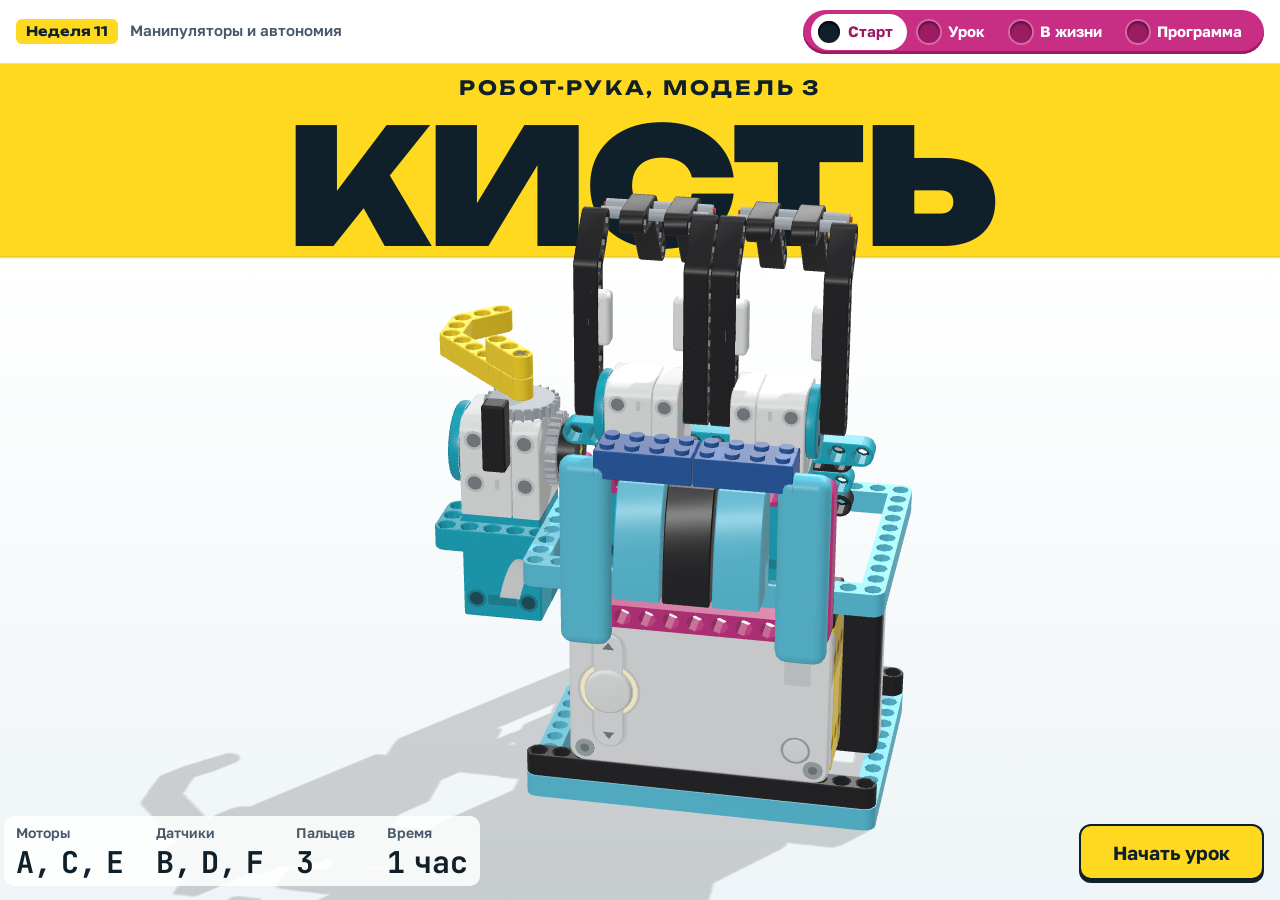
<file: index.html>
<!doctype html>
<html lang="ru">
<head>
<meta charset="utf-8">
<meta name="viewport" content="width=device-width, initial-scale=1, viewport-fit=cover">
<title>Кисть</title>
<meta name="claude:viewport-fit-sides" content="cover">
<link rel="preconnect" href="https://fonts.googleapis.com">
<link rel="preconnect" href="https://fonts.gstatic.com" crossorigin>
<link rel="stylesheet" href="css/style.css">
<link rel="stylesheet" href="css/start.css">
<link rel="stylesheet" href="css/lesson.css">
<link rel="stylesheet" href="css/examples.css">
<link rel="stylesheet" href="css/blocks.css">
<link rel="stylesheet" href="css/program.css">
</head>
<body>
<header class="topbar">
  <a class="topbar__brand" href="#start" aria-label="Кисть, на старт">
    <span class="topbar__week">Неделя 11</span>
    <span class="topbar__topic">Манипуляторы и автономия</span>
  </a>
  <nav class="beam" aria-label="Разделы урока">
    <a class="beam__stop" href="#start" data-view="start"><span class="beam__hole"></span><span class="beam__label">Старт</span></a>
    <a class="beam__stop" href="#lesson" data-view="lesson"><span class="beam__hole"></span><span class="beam__label">Урок</span></a>
    <a class="beam__stop" href="#examples" data-view="examples"><span class="beam__hole"></span><span class="beam__label">В жизни</span></a>
    <a class="beam__stop" href="#program" data-view="program"><span class="beam__hole"></span><span class="beam__label">Программа</span></a>
  </nav>
</header>
<main>
<section id="view-start" class="view" aria-label="Старт">
<div class="hero">
  <p class="hero__kicker">Робот-рука, модель 3</p>
  <h1 class="hero__title">Кисть</h1>
  <div class="hero__stage" role="img" aria-label="Трёхмерная модель «Кисть» из набора LEGO SPIKE Prime: хаб, три пальца, три мотора и три датчика. Её можно вращать мышью или пальцем."></div>
  <div class="hero__foot">
    <dl class="hero__specs">
      <div><dt>Моторы</dt><dd>A, C, E</dd></div>
      <div><dt>Датчики</dt><dd>B, D, F</dd></div>
      <div><dt>Пальцев</dt><dd>3</dd></div>
      <div><dt>Время</dt><dd>1 час</dd></div>
    </dl>
    <a class="btn btn--primary hero__go" href="#lesson">Начать урок</a>
  </div>
</div>

</section>
<section id="view-lesson" class="view" aria-label="Урок" hidden>
<div class="les">

<svg class="les-defs" aria-hidden="true">
  <symbol id="les-ico-force" viewBox="0 0 48 48"><path d="M9 18H5a2 2 0 0 0-2 2v8a2 2 0 0 0 2 2h4M39 18h4a2 2 0 0 1 2 2v8a2 2 0 0 1-2 2h-4" fill="#fff" stroke="currentColor" stroke-width="1.5"/><rect x="9" y="10" width="30" height="28" rx="5" fill="#fff" stroke="currentColor" stroke-width="1.5"/><circle cx="24" cy="24" r="9" fill="currentColor"/><path d="M24 19.5v9M19.5 24h9" stroke="#fff" stroke-width="2.4" stroke-linecap="round"/></symbol>
  <symbol id="les-ico-colour" viewBox="0 0 48 48"><rect x="6" y="6" width="36" height="36" rx="5" fill="#fff" stroke="currentColor" stroke-width="1.5"/><circle cx="24" cy="24" r="13.5" fill="none" stroke="currentColor" stroke-width="2"/><circle cx="24" cy="24" r="9.5" fill="currentColor"/></symbol>
  <symbol id="les-ico-motor" viewBox="0 0 48 48"><circle cx="24" cy="24" r="21" fill="#fff" stroke="currentColor" stroke-width="1.5"/><circle cx="24" cy="12" r="5.7" fill="currentColor"/><circle cx="24" cy="36" r="5.7" fill="currentColor"/><circle cx="12" cy="24" r="5.7" fill="currentColor"/><circle cx="36" cy="24" r="5.7" fill="currentColor"/><path d="M24 20v8M20 24h8" stroke="currentColor" stroke-width="2" stroke-linecap="round"/></symbol>
  <symbol id="les-ico-play" viewBox="0 0 48 48"><path d="M17 13 35 24 17 35z" fill="#fff" stroke="#fff" stroke-width="3.5" stroke-linejoin="round"/></symbol>
  <!-- Week 9's Роборука from the side: hub, frame, motor, two fingers with tyres. -->
  <symbol id="les-pic-arm" viewBox="0 0 230 92">
    <rect x="6" y="22" width="66" height="48" rx="5" fill="#eceded" stroke="#10202a" stroke-width="2"/>
    <rect x="6" y="22" width="66" height="9" rx="4" fill="#fed920"/>
    <circle cx="20" cy="50" r="5" fill="#fff" stroke="#c92e85" stroke-width="3"/>
    <circle cx="60" cy="52" r="7" fill="#fff" stroke="#10202a" stroke-width="2"/>
    <rect x="79" y="25" width="60" height="42" rx="5" fill="none" stroke="#c92e85" stroke-width="9"/>
    <rect x="143" y="33" width="20" height="26" rx="3" fill="#01adc4"/>
    <rect x="161" y="35" width="13" height="22" rx="3" fill="#eceded" stroke="#10202a" stroke-width="2"/>
    <path d="M172 40l26-26M172 52l26 26" stroke="#16151a" stroke-width="7" fill="none"/>
    <circle cx="207" cy="14" r="10" fill="#16151a"/>
    <circle cx="207" cy="78" r="10" fill="#16151a"/>
  </symbol>
  <!-- Week 10's Захваты from the side: hub, stand with the Force Sensor and its wheel, grabber 2 in front. -->
  <symbol id="les-pic-tool" viewBox="0 0 360 200">
    <path d="M60 40C46 70 60 104 52 122M118 120c12-10 20-12 26-12" fill="none" stroke="#fff" stroke-width="7" stroke-linecap="round"/>
    <path d="M60 40C46 70 60 104 52 122M118 120c12-10 20-12 26-12" fill="none" stroke="#a9b0b5" stroke-width="1.5" stroke-dasharray="1 4" stroke-linecap="round"/>
    <rect x="20" y="120" width="112" height="70" rx="8" fill="#fed920"/>
    <rect x="25" y="125" width="102" height="60" rx="5" fill="#eceded"/>
    <circle cx="40" cy="155" r="8" fill="#fff" stroke="#10202a" stroke-width="2"/>
    <path d="M66 140h1M76 140h1M86 140h1M96 140h1M106 140h1M66 150h1M76 150h1M86 150h1M96 150h1M106 150h1M66 160h1M76 160h1M86 160h1M96 160h1M106 160h1M66 170h1M76 170h1M86 170h1M96 170h1M106 170h1" stroke="#a9b0b5" stroke-width="6" stroke-linecap="round"/>
    <rect x="8" y="22" width="11" height="168" rx="3" fill="#16151a"/>
    <rect x="24" y="52" width="10" height="68" rx="3" fill="#01adc4"/>
    <rect x="6" y="80" width="32" height="12" rx="3" fill="#c92e85"/>
    <rect x="28" y="12" width="12" height="40" rx="3" fill="#16151a"/>
    <rect x="38" y="12" width="40" height="40" rx="5" fill="#eceded" stroke="#10202a" stroke-width="2"/>
    <rect x="78" y="28" width="16" height="8" fill="#16151a"/>
    <rect x="92" y="14" width="14" height="36" rx="4" fill="#16151a"/>
    <path d="M95 18v28M99 18v28M103 18v28" stroke="#47586a" stroke-width="1.5"/>
    <rect x="108" y="98" width="62" height="24" rx="4" fill="#01adc4"/>
    <rect x="168" y="96" width="28" height="28" rx="4" fill="#eceded" stroke="#10202a" stroke-width="2"/>
    <rect x="196" y="100" width="22" height="20" rx="3" fill="#c92e85"/>
    <path d="M214 104h56l18-12h40l10 10-10 6h-36l-16 12h-62z" fill="#16151a"/>
    <path d="M214 116h60l14 10h44l8 8-8 6h-48l-14-10h-56z" fill="#16151a" opacity="0.72"/>
    <circle cx="244" cy="112" r="4" fill="#fed920"/>
  </symbol>
  <!-- Today's Кисть from the back, as on the PDF cover: frames, hub screen, the cover, two fingers of paired black liftarms, the yellow thumb on the left. -->
  <symbol id="les-pic-hand" viewBox="4 2 172 196">
    <rect x="44" y="186" width="124" height="10" rx="4" fill="#7fd3e6" stroke="#10202a" stroke-width="2"/>
    <rect x="58" y="140" width="96" height="46" rx="5" fill="#eceded" stroke="#10202a" stroke-width="2"/>
    <rect x="58" y="140" width="9" height="46" rx="3" fill="#fed920"/>
    <rect x="145" y="140" width="9" height="46" rx="3" fill="#fed920"/>
    <circle cx="106" cy="163" r="7" fill="#fff" stroke="#10202a" stroke-width="2"/>
    <rect x="44" y="128" width="124" height="12" rx="4" fill="#7fd3e6" stroke="#10202a" stroke-width="2"/>
    <path d="M70 92V22M90 92V22M116 92V22M136 92V22" fill="none" stroke="#16151a" stroke-width="9"/>
    <rect x="63" y="8" width="34" height="16" rx="5" fill="#16151a"/>
    <rect x="109" y="8" width="34" height="16" rx="5" fill="#16151a"/>
    <rect x="74" y="38" width="12" height="10" rx="3" fill="#eceded"/>
    <rect x="120" y="38" width="12" height="10" rx="3" fill="#eceded"/>
    <circle cx="44" cy="104" r="15" fill="#a9b0b5" stroke="#10202a" stroke-width="2" stroke-dasharray="3 2"/>
    <path d="M48 98H14V76" fill="none" stroke="#fed920" stroke-width="11" stroke-linecap="round" stroke-linejoin="round"/>
    <rect x="58" y="70" width="96" height="58" rx="7" fill="#7fd3e6" stroke="#10202a" stroke-width="2"/>
    <rect x="58" y="70" width="96" height="10" rx="3" fill="#1e5aa8"/>
    <rect x="98" y="80" width="16" height="44" fill="#16151a"/>
    <rect x="76" y="108" width="60" height="16" rx="3" fill="#c92e85"/>
  </symbol>
</svg>

<header class="les-head">
  <div>
    <p class="les-head__kicker">Урок: робот-рука, модель 3. Многопальцевые захваты</p>
    <h1>Манипуля&shy;торы и автономия</h1>
  </div>
  <div class="les-head__mid">
    <p class="les-head__goal"><b>Цель</b> Двух-трёхпальцевые захваты, улучшения модели, постройка личного захвата.</p>
    <dl class="les-head__facts">
      <div><dt>Время</dt><dd>1 час</dd></div>
      <div><dt>Вид работы</dt><dd>Сборка и разборка</dd></div>
      <div><dt>Неделя</dt><dd>11</dd></div>
    </dl>
  </div>
  <nav class="les-route" aria-labelledby="les-route-title">
    <h2 id="les-route-title">Что узнаем</h2>
    <ol>
      <li><button type="button" data-to="les-was">Три модели</button></li>
      <li><button type="button" data-to="les-fing">Сколько пальцев</button></li>
      <li><button type="button" data-to="les-hand">Наша кисть</button></li>
      <li><button type="button" data-to="les-code">Программа кисти</button></li>
      <li><button type="button" data-to="les-better">Улучшаем модель</button></li>
      <li><button type="button" data-to="les-own">Свой захват</button></li>
      <li><button type="button" data-to="les-build">Сборка и разборка</button></li>
      <li><button type="button" data-to="les-auto">Кто решает</button></li>
      <li><button type="button" data-to="les-quiz">Мини-тест</button></li>
    </ol>
  </nav>
</header>

<section class="les-sec les-was" id="les-was" aria-labelledby="les-was-title">
  <div>
    <h2 id="les-was-title">Три модели одной темы</h2>
    <p class="les-lead">Три урока, три робот-руки. Каждая следующая умеет больше.</p>
  </div>
  <div class="les-vs">
    <article class="les-vs__col">
      <svg class="les-vs__pic" viewBox="0 0 230 92" aria-hidden="true"><use href="#les-pic-arm"/></svg>
      <h3><span>Неделя 9</span> Роборука</h3>
      <dl>
        <div><dt>Моторы</dt><dd>Один, в порту F.</dd></div>
        <div><dt>Пальцы</dt><dd>Два, с шинами. Их сжимает один мотор.</dd></div>
        <div><dt>Управление</dt><dd>Левая кнопка на хабе.</dd></div>
      </dl>
    </article>
    <article class="les-vs__col">
      <svg class="les-vs__pic" viewBox="0 0 360 200" aria-hidden="true"><use href="#les-pic-tool"/></svg>
      <h3><span>Неделя 10</span> Захваты</h3>
      <dl>
        <div><dt>Моторы</dt><dd>Один, в порту A.</dd></div>
        <div><dt>Пальцы</dt><dd>Два сменных захвата: гибкий и раздвоенный.</dd></div>
        <div><dt>Управление</dt><dd>Датчик силы в порту E. Он чувствует, как сильно его нажали.</dd></div>
      </dl>
    </article>
    <article class="les-vs__col les-vs__col--now">
      <svg class="les-vs__pic" viewBox="0 0 172 196" aria-hidden="true"><use href="#les-pic-hand"/></svg>
      <h3><span>Неделя 11, сегодня</span> Кисть</h3>
      <dl>
        <div><dt>Моторы</dt><dd>Три: A, C и E. У каждого пальца свой мотор.</dd></div>
        <div><dt>Пальцы</dt><dd>Три: два пальца и большой палец.</dd></div>
        <div><dt>Управление</dt><dd>Три датчика: силы (D), цвета (F) и расстояния (B).</dd></div>
      </dl>
    </article>
  </div>
  <p class="les-was__sum"><b>Улучшить модель</b> — значит найти, что у неё получается плохо, и переделать именно это. У Роборуки и у Захватов всё сжималось вместе, от одного мотора. У кисти каждый палец двигается сам.</p>
</section>

<section class="les-sec les-fing" id="les-fing" aria-labelledby="les-fing-title">
  <div>
    <h2 id="les-fing-title">Сколько пальцев нужно?</h2>
    <p class="les-lead">Два пальца сжимают предмет с двух сторон. Три пальца обхватывают его с трёх сторон. Выбери предмет и хват.</p>
  </div>
  <div class="les-fing__lab">
    <div class="les-fing__pick">
      <fieldset class="les-chips">
        <legend>Предмет</legend>
        <label><input type="radio" name="les-thing" value="cube"><span>Кубик LEGO</span></label>
        <label><input type="radio" name="les-thing" value="ball" checked><span>Мяч</span></label>
        <label><input type="radio" name="les-thing" value="pencil"><span>Карандаш</span></label>
        <label><input type="radio" name="les-thing" value="apple"><span>Яблоко</span></label>
      </fieldset>
      <fieldset class="les-chips">
        <legend>Хват</legend>
        <label><input type="radio" name="les-grip" value="2" checked><span>2 пальца</span></label>
        <label><input type="radio" name="les-grip" value="3"><span>3 пальца</span></label>
      </fieldset>
    </div>
    <figure class="les-fing__fig">
      <svg id="les-fing-svg" viewBox="-100 -100 200 200" role="img" aria-labelledby="les-fing-touch">
        <circle class="les-fing__ring" r="92"/>
        <g data-thing="cube"><rect class="les-fing__cube" x="-34" y="-34" width="68" height="68" rx="3"/><circle class="les-fing__stud" cx="-15" cy="-15" r="9"/><circle class="les-fing__stud" cx="15" cy="-15" r="9"/><circle class="les-fing__stud" cx="-15" cy="15" r="9"/><circle class="les-fing__stud" cx="15" cy="15" r="9"/></g>
        <g data-thing="ball"><circle class="les-fing__ball" r="40"/><path class="les-fing__seam" d="M-28-28c18 14 18 42 0 56M28-28c-18 14-18 42 0 56"/></g>
        <g data-thing="pencil"><path class="les-fing__pencil" d="M15.6-9V9L0 18-15.6 9V-9L0-18z"/><circle class="les-fing__wood" r="9"/><circle class="les-fing__lead" r="3.5"/></g>
        <g data-thing="apple"><circle class="les-fing__apple" r="48"/><path class="les-fing__stem" d="M0-6C1-16 4-22 8-27"/><path class="les-fing__leaf" d="M3-14c8-12 20-11 24-6-8 7-17 9-24 6z"/></g>
        <g id="les-fing-jaws"><g class="les-jaw"><rect x="0" y="-17" width="110" height="34" rx="8"/></g><g class="les-jaw"><rect x="0" y="-17" width="110" height="34" rx="8"/></g><g class="les-jaw"><rect x="0" y="-17" width="110" height="34" rx="8"/></g></g>
        <g id="les-fing-dots"></g>
      </svg>
      <figcaption>Вид сверху. Розовым отмечено, где пальцы касаются предмета.</figcaption>
    </figure>
    <div class="les-fing__out" aria-live="polite">
      <p class="les-fing__touch" id="les-fing-touch"></p>
      <p class="les-fing__v" id="les-fing-v"></p>
      <p class="les-fing__why" id="les-fing-why"></p>
    </div>
  </div>
  <p class="les-fing__note">Схема упрощённая: пальцы плоские и сходятся точно к середине. На деле многое решают форма пальцев, резина и сила сжатия.</p>
  <div class="les-thumb">
    <p><b>Рука человека.</b> Большой палец человека противопоставлен остальным: он может прижиматься к каждому из них. Попробуй поднять карандаш со стола, не трогая его большим пальцем.</p>
    <p><b>Наша кисть.</b> У неё тоже есть большой палец. Он поворачивается к ладони, навстречу двум другим пальцам.</p>
  </div>
</section>

<section class="les-sec les-hand" id="les-hand" aria-labelledby="les-hand-title">
  <div>
    <h2 id="les-hand-title">Наша кисть</h2>
    <p class="les-lead">Нажми на часть: она останется яркой, а всё остальное побледнеет. Модель можно вращать.</p>
  </div>
  <div class="les-hand__bench">
    <div class="les-hand__stage" id="les-hand-stage" role="img" aria-label="Трёхмерная модель кисти. Её можно вращать."></div>
    <div class="les-hand__panel">
      <div class="les-parts" id="les-parts" role="group" aria-label="Части кисти"></div>
      <div class="les-part" aria-live="polite">
        <h3 id="les-part-name">Вся кисть</h3>
        <p id="les-part-role">Хаб, три мотора и три датчика: вся электроника набора.</p>
      </div>
    </div>
  </div>
  <div class="les-hand__more">
    <div class="les-hand__ports">
      <h3>Порты</h3>
      <table class="les-tab les-ptab">
        <thead><tr><th scope="col">Порт</th><th scope="col">Что подключено</th><th scope="col">Зачем</th></tr></thead>
        <tbody>
          <tr><th scope="row"><button type="button" class="les-port" data-part="fingerA" aria-label="Порт A: показать палец A">A</button></th><td>Средний мотор</td><td>Палец A</td></tr>
          <tr><th scope="row"><button type="button" class="les-port" data-part="distance" aria-label="Порт B: показать датчик расстояния">B</button></th><td>Датчик расстояния</td><td>Смотрит из ладони. Программа автора его не использует</td></tr>
          <tr><th scope="row"><button type="button" class="les-port" data-part="fingerC" aria-label="Порт C: показать палец C">C</button></th><td>Средний мотор</td><td>Палец C, рядом с большим</td></tr>
          <tr><th scope="row"><button type="button" class="les-port" data-part="controls" aria-label="Порт D: показать датчики силы и цвета">D</button></th><td>Датчик силы</td><td>Кнопка: сгибает пальцы A и C</td></tr>
          <tr><th scope="row"><button type="button" class="les-port" data-part="thumb" aria-label="Порт E: показать большой палец">E</button></th><td>Большой мотор</td><td>Большой палец, через две шестерни</td></tr>
          <tr><th scope="row"><button type="button" class="les-port" data-part="controls" aria-label="Порт F: показать датчики силы и цвета">F</button></th><td>Датчик цвета</td><td>Красная карточка сгибает большой палец</td></tr>
        </tbody>
      </table>
    </div>
    <figure class="les-how">
      <svg viewBox="0 0 240 200" aria-hidden="true">
        <path class="les-how__arc" d="M120 22A118 118 0 0 1 198 170"/>
        <path class="les-how__tip" d="M198 170l-14-2 9-11z"/>
        <rect class="les-how__motor" x="58" y="108" width="54" height="54" rx="9"/>
        <g class="les-how__finger"><path d="M85 135V40l35-18"/><circle cx="85" cy="70" r="3.5"/><circle cx="85" cy="100" r="3.5"/></g>
        <circle class="les-how__rotor" cx="85" cy="135" r="13"/>
        <path class="les-how__axle" d="M79 135h12M85 129v12"/>
      </svg>
      <figcaption><b>Как двигается палец.</b> Весь палец поворачивается на оси своего мотора. Суставов внутри пальца нет: он жёсткий.</figcaption>
    </figure>
    <figure class="les-gears">
      <!-- An oblique view, depth going up and right (pages 34–36): one gear stands on the motor's output, the other lies on the motor's
           top and carries the thumb. Lying things go through matrix(1 0 -.42 .42 …): their "towards us" axis runs down and left. -->
      <svg viewBox="0 0 280 200" aria-hidden="true">
        <path class="les-gears__motor les-gears__motor--top" d="M40 96h88l34-34H74z"/>
        <path class="les-gears__motor les-gears__motor--side" d="M128 96l34-34v70l-34 34z"/>
        <path class="les-gears__motor" d="M40 96h88v70H40z"/>
        <g transform="translate(85.7 126.3)"><g data-stand><path class="les-gears__wheel les-gears__wheel--side"/></g></g>
        <g transform="translate(84 128)"><g data-stand><path class="les-gears__wheel"/><circle class="les-gears__hub" r="9"/><path class="les-gears__mark" d="M0-9v-17"/></g></g>
        <g transform="matrix(1 0 -.42 .42 97.4 85.6)"><g data-lie><path class="les-gears__wheel les-gears__wheel--side" transform="rotate(7.5)"/></g></g>
        <g transform="matrix(1 0 -.42 .42 97.4 80.6)"><g data-lie><path class="les-gears__wheel" transform="rotate(7.5)"/><path class="les-gears__mark" d="M0 12v17"/></g></g>
        <path class="les-gears__axle" d="M97.4 80.6V68.6"/>
        <g transform="matrix(1 0 -.42 .42 97.4 74)"><circle class="les-gears__pin" r="11"/></g>
        <g transform="matrix(1 0 -.42 .42 97.4 68.6)"><g data-lie><path class="les-gears__thumb les-gears__thumb--edge" d="M0 0H88"/><path class="les-gears__thumb" d="M0 0H88"/></g></g>
        <text class="les-gears__lbl" x="84" y="192">мотор E</text>
        <text class="les-gears__lbl" x="222" y="104">большой<tspan x="222" dy="18">палец</tspan></text>
      </svg>
      <figcaption><b>Шестерни большого пальца.</b> Две одинаковые шестерни по 24 зуба сцеплены под прямым углом: одна стоит на оси мотора, другая лежит на моторе сверху. Так вращение передаётся за угол. Зубьев поровну, 1:1, поэтому палец поворачивается на столько же градусов, сколько мотор.</figcaption>
      <label class="les-range">Поверни мотор E<input type="range" id="les-gear" min="0" max="80" value="0"></label>
      <p class="les-gears__out" id="les-gear-out"></p>
    </figure>
  </div>
</section>

<section class="les-sec les-code" id="les-code" aria-labelledby="les-code-title">
  <div>
    <h2 id="les-code-title">Программа кисти</h2>
    <p class="les-lead">Программу «Manipulator 1» написал автор модели. В ней шесть подпрограмм, и каждая ждёт своего события. Когда подпрограмма работает, она светится, как в приложении SPIKE.</p>
  </div>
  <div class="les-code__bench">
    <div class="les-stacks">
      <div class="les-stacks__group">
        <h3>Старт</h3>
        <article class="les-stack" data-stack="start">
          <div class="les-prog" role="img" aria-label="Когда запускается подпрограмма: моторам A, C и E задать скорость 100 процентов, затем A, C и E перейти самым коротким путём в положение 0.">
            <div class="blk blk--hat blk--event"><svg class="blk__ico"><use href="#les-ico-play"/></svg>когда запускается подпрограмма</div>
            <div class="blk blk--motor"><svg class="blk__ico"><use href="#les-ico-motor"/></svg><span class="blk__port">A</span>задать скорость<span class="blk__num">100</span>%</div>
            <div class="blk blk--motor"><svg class="blk__ico"><use href="#les-ico-motor"/></svg><span class="blk__port">C</span>задать скорость<span class="blk__num">100</span>%</div>
            <div class="blk blk--motor"><svg class="blk__ico"><use href="#les-ico-motor"/></svg><span class="blk__port">E</span>задать скорость<span class="blk__num">100</span>%</div>
            <div class="blk blk--motor"><svg class="blk__ico"><use href="#les-ico-motor"/></svg><span class="blk__port">A</span>перейти<span class="blk__dd">самым коротким путём</span>в положение<span class="blk__num">0</span></div>
            <div class="blk blk--motor"><svg class="blk__ico"><use href="#les-ico-motor"/></svg><span class="blk__port">C</span>перейти<span class="blk__dd">самым коротким путём</span>в положение<span class="blk__num">0</span></div>
            <div class="blk blk--motor"><svg class="blk__ico"><use href="#les-ico-motor"/></svg><span class="blk__port">E</span>перейти<span class="blk__dd">самым коротким путём</span>в положение<span class="blk__num">0</span></div>
          </div>
          <p>При запуске: самая большая скорость и все три пальца в положение 0, то есть разжаты.</p>
        </article>
      </div>
      <div class="les-stacks__group">
        <h3>Датчик силы, порт D</h3>
        <article class="les-stack" data-stack="pressed">
          <div class="les-prog" role="img" aria-label="D когда нажата: C перейти самым коротким путём в положение 270.">
            <div class="blk blk--hat blk--event"><svg class="blk__ico"><use href="#les-ico-force"/></svg><span class="blk__port">D</span>когда<span class="blk__dd">нажата</span></div>
            <div class="blk blk--motor"><svg class="blk__ico"><use href="#les-ico-motor"/></svg><span class="blk__port">C</span>перейти<span class="blk__dd">самым коротким путём</span>в положение<span class="blk__num">270</span></div>
          </div>
          <p>Нажали слегка: сгибается палец C. Самый короткий путь от 0 до 270 — поворот на 90° против часовой стрелки.</p>
        </article>
        <article class="les-stack" data-stack="hard">
          <div class="les-prog" role="img" aria-label="D когда сильно нажата: A перейти самым коротким путём в положение 90.">
            <div class="blk blk--hat blk--event"><svg class="blk__ico"><use href="#les-ico-force"/></svg><span class="blk__port">D</span>когда<span class="blk__dd">сильно нажата</span></div>
            <div class="blk blk--motor"><svg class="blk__ico"><use href="#les-ico-motor"/></svg><span class="blk__port">A</span>перейти<span class="blk__dd">самым коротким путём</span>в положение<span class="blk__num">90</span></div>
          </div>
          <p>Нажали сильно: сгибается ещё и палец A. Пальцы A и C зеркальные, поэтому у A положение 90, а у C 270.</p>
        </article>
        <article class="les-stack" data-stack="released">
          <div class="les-prog" role="img" aria-label="D когда отпущена: A перейти самым коротким путём в положение 0, затем C перейти самым коротким путём в положение 0.">
            <div class="blk blk--hat blk--event"><svg class="blk__ico"><use href="#les-ico-force"/></svg><span class="blk__port">D</span>когда<span class="blk__dd">отпущена</span></div>
            <div class="blk blk--motor"><svg class="blk__ico"><use href="#les-ico-motor"/></svg><span class="blk__port">A</span>перейти<span class="blk__dd">самым коротким путём</span>в положение<span class="blk__num">0</span></div>
            <div class="blk blk--motor"><svg class="blk__ico"><use href="#les-ico-motor"/></svg><span class="blk__port">C</span>перейти<span class="blk__dd">самым коротким путём</span>в положение<span class="blk__num">0</span></div>
          </div>
          <p>Отпустили: сначала разгибается палец A, за ним палец C.</p>
        </article>
      </div>
      <div class="les-stacks__group">
        <h3>Датчик цвета, порт F</h3>
        <article class="les-stack" data-stack="red">
          <div class="les-prog" role="img" aria-label="F когда цвет красный: E перейти самым коротким путём в положение 80.">
            <div class="blk blk--hat blk--event"><svg class="blk__ico"><use href="#les-ico-colour"/></svg><span class="blk__port">F</span>когда цвет<span class="blk__dd blk__dd--sw"><i style="background:#e3000b"></i>красный</span></div>
            <div class="blk blk--motor"><svg class="blk__ico"><use href="#les-ico-motor"/></svg><span class="blk__port">E</span>перейти<span class="blk__dd">самым коротким путём</span>в положение<span class="blk__num">80</span></div>
          </div>
          <p>Показали красную карточку: сгибается большой палец.</p>
        </article>
        <article class="les-stack" data-stack="none">
          <div class="les-prog" role="img" aria-label="F когда цвет нет цвета: E перейти самым коротким путём в положение 0.">
            <div class="blk blk--hat blk--event"><svg class="blk__ico"><use href="#les-ico-colour"/></svg><span class="blk__port">F</span>когда цвет<span class="blk__dd blk__dd--sw"><i class="is-none"></i>нет цвета</span></div>
            <div class="blk blk--motor"><svg class="blk__ico"><use href="#les-ico-motor"/></svg><span class="blk__port">E</span>перейти<span class="blk__dd">самым коротким путём</span>в положение<span class="blk__num">0</span></div>
          </div>
          <p>Убрали карточку: датчик видит «нет цвета», и большой палец разгибается.</p>
        </article>
      </div>
    </div>
    <div class="les-try" id="les-try">
      <div class="les-try__stage" id="les-try-stage" role="img" aria-label="Трёхмерная модель кисти, вид со стороны ладони и большого пальца. Её можно вращать."></div>
      <div class="les-try__panel">
        <p class="les-try__lbl">Датчик силы D</p>
        <div class="les-switch les-switch--3" role="group" aria-label="Датчик силы D">
          <button type="button" data-force="0" aria-pressed="true">Отпущена</button>
          <button type="button" data-force="1" aria-pressed="false">Нажата</button>
          <button type="button" data-force="2" aria-pressed="false">Сильно нажата</button>
        </div>
        <p class="les-try__lbl">Датчик цвета F</p>
        <button type="button" class="les-card" id="les-card" aria-pressed="false"><i></i>Красная карточка</button>
        <p class="les-try__read"><span>A <output id="les-pos-A">0</output>°</span><span>C <output id="les-pos-C">0</output>°</span><span>E <output id="les-pos-E">0</output>°</span></p>
        <p class="les-try__hint">Попробуй: нажми слегка, потом сильно, потом отпусти. Датчики силы и цвета стоят со стороны ладони, там и работает человек.</p>
      </div>
    </div>
  </div>
</section>

<section class="les-sec les-better" id="les-better" aria-labelledby="les-better-title">
  <div>
    <h2 id="les-better-title">Улучшаем модель</h2>
    <p class="les-lead">Модель редко получается идеальной с первого раза. Инженеры улучшают её по кругу:</p>
  </div>
  <div class="les-cycle">
    <ol>
      <li><b>Собрали</b> По инструкции.</li>
      <li><b>Испытали</b> Берём разные предметы.</li>
      <li><b>Нашли слабое место</b> Что выпадает и почему?</li>
      <li><b>Улучшили</b> Меняем одно.</li>
      <li><b>Снова испытали</b> Стало лучше?</li>
    </ol>
  </div>
  <div class="les-ideas">
    <article class="les-idea">
      <h3>Резиновые накладки на пальцы</h3>
      <p>Резина даёт трение, и предмет не выскальзывает. Так работали шины на пальцах Роборуки.</p>
    </article>
    <article class="les-idea">
      <h3>Три пальца одним нажатием</h3>
      <p>Сейчас для большого пальца нужна ещё и карточка. Если сильное нажатие сгибает все три пальца, хватит одной руки.</p>
      <p class="les-idea__try">Задание «Три пальца одной кнопкой» на экране «Программа».</p>
    </article>
    <article class="les-idea">
      <h3>Кисть реагирует сама</h3>
      <p>Датчик расстояния уже стоит на модели, но программа его не использует. С ним кисть может сама разжаться, когда к ней подносят руку.</p>
      <p class="les-idea__try">Задание «Передай предмет» на экране «Программа».</p>
    </article>
    <article class="les-idea">
      <h3>Другие шестерни для большого пальца</h3>
      <p>Сейчас шестерни одинаковые, 1:1. Маленькая на моторе и большая на пальце: палец сильнее, но медленнее. Наоборот: быстрее, но слабее.</p>
    </article>
  </div>
</section>

<section class="les-sec les-own" id="les-own" aria-labelledby="les-own-title">
  <div>
    <h2 id="les-own-title">Свой захват</h2>
    <p class="les-lead">Придумай захват для своего предмета. Выбери ответы, и появится паспорт захвата. Он сохранится в этом браузере.</p>
  </div>
  <div class="les-own__bench">
    <form class="les-plan" id="les-plan" autocomplete="off">
      <label class="les-plan__name">Название<input type="text" name="gname" maxlength="30" placeholder="Мой захват"></label>
    </form>
    <article class="les-pass" id="les-pass" aria-live="polite"></article>
  </div>
  <div class="les-rules">
    <div>
      <h3>Как строим</h3>
      <ol>
        <li>Сначала паспорт, потом сборка: так сразу видно, сколько нужно моторов.</li>
        <li>Детали берём из тех, что не вошли в кисть.</li>
        <li>Моторы и датчики снимаем с кисти: других в наборе нет. Запоминаем, какой кабель шёл в какой порт.</li>
      </ol>
    </div>
    <div>
      <h3>Как испытываем</h3>
      <ol>
        <li>Три предмета: с плоскими сторонами, круглый и тяжёлый.</li>
        <li>Каждый берём три раза одинаково. Меняем только одно, как в честном испытании прошлого урока.</li>
        <li>Результат отмечаем в паспорте. Не держит — ищем слабое место и улучшаем.</li>
      </ol>
    </div>
  </div>
</section>

<section class="les-sec les-build" id="les-build" aria-labelledby="les-build-title">
  <div>
    <h2 id="les-build-title">Сборка и разборка</h2>
    <p class="les-lead">Инструкция — PDF-файл у учителя: «робо рука 3 моторами и 3 датчиками». В приложении SPIKE этой модели нет. В инструкции 21 основной шаг. Пальцы, большой палец, рамку с датчиками и накладку собирают отдельно, а потом ставят на место.</p>
    <p class="les-credit">Модель SPIKE Manipulator, автор Irwin Wu</p>
  </div>
  <div class="les-build__bench">
    <div class="les-build__stage" id="les-build-stage" role="img" aria-label="Трёхмерная модель на этапе сборки. Её можно вращать."></div>
    <div class="les-build__card" aria-live="polite">
      <p class="les-build__steps"><span id="les-stage-n"></span> <span id="les-stage-steps"></span></p>
      <h3 id="les-stage-title"></h3>
      <p id="les-stage-text"></p>
      <p class="les-build__parts"><b>Детали</b> <span id="les-stage-parts"></span></p>
      <div class="les-build__nav">
        <button type="button" class="btn" id="les-stage-prev" disabled>Назад</button>
        <button type="button" class="btn btn--primary" id="les-stage-next">Дальше</button>
      </div>
    </div>
  </div>
  <ol class="les-rail" id="les-rail" aria-label="Этапы сборки, одно отверстие на шаг инструкции"></ol>
  <div class="les-build__how">
    <p><b>Работаем в парах.</b> Ученик А собирает основу: основание, хаб, датчик расстояния и верхнюю раму. Ученик Б собирает отдельные блоки: пальцы, большой палец, рамку с датчиками и накладку. Потом вместе ставят блоки на основу по шагам инструкции.</p>
    <p class="les-ports"><span>Палец A <b>A</b></span><span>Палец C <b>C</b></span><span>Большой палец <b>E</b></span><span>Расстояние <b>B</b></span><span>Сила <b>D</b></span><span>Цвет <b>F</b></span></p>
  </div>
  <div class="les-build__take">
    <label class="les-range">Разобрать<input type="range" id="les-explode" min="0" max="100" value="0"></label>
    <p>В конце урока разберите модель и разложите детали по ячейкам: штифты к штифтам, балки к балкам. Кабели вынимайте из хаба за разъём, не тяните за провод.</p>
  </div>
</section>

<section class="les-sec les-auto" id="les-auto" aria-labelledby="les-auto-title">
  <div class="les-auto__head">
    <h2 id="les-auto-title">Кто решает, когда сжать?</h2>
    <p>Манипулятор — это рука робота. Автономия — это когда машина сама решает, что делать. За три урока наши руки поднялись по этой лестнице.</p>
  </div>
  <ol class="les-ladder">
    <li>
      <svg class="les-ladder__pic" viewBox="0 0 230 92" aria-hidden="true"><use href="#les-pic-arm"/></svg>
      <h3>Ручное управление</h3>
      <p class="les-ladder__who">Решает человек</p>
      <p><b>Неделя 9, кнопка хаба.</b> Нажал — рука сжалась, отпустил — разжалась. Каждую команду даёт человек.</p>
    </li>
    <li>
      <svg class="les-ladder__pic" viewBox="0 0 360 200" aria-hidden="true"><use href="#les-pic-tool"/></svg>
      <h3>Программа</h3>
      <p class="les-ladder__who">Решает программа, её написал человек</p>
      <p><b>Неделя 10, датчик силы.</b> Человек нажимает, а программа решает, как мотору двигаться и где остановиться.</p>
      <p class="les-ladder__next">У кисти программа выбирает ещё и пальцы: слегка — один, сильно — два.</p>
    </li>
    <li>
      <svg class="les-ladder__pic" viewBox="0 0 172 196" aria-hidden="true"><use href="#les-pic-hand"/></svg>
      <h3>Автономия</h3>
      <p class="les-ladder__who">Решает машина</p>
      <p><b>Неделя 11, датчики цвета и расстояния.</b> Машина сама замечает руку или предмет и сама решает, когда сжать и когда разжать.</p>
      <p class="les-ladder__next">Сейчас у кисти решает человек: он жмёт кнопку и показывает карточку. С датчиком расстояния решать будет сама кисть.</p>
    </li>
  </ol>
</section>

<section class="les-sec les-quiz" id="les-quiz" aria-labelledby="les-quiz-title">
  <div class="les-quiz__head">
    <h2 id="les-quiz-title">Мини-тест</h2>
    <p class="les-quiz__pins" id="les-quiz-pins" role="img"></p>
    <p class="les-quiz__last" id="les-quiz-last"></p>
  </div>
  <div class="les-quiz__box" id="les-quiz-box"></div>
</section>

<footer class="les-foot">
  <a class="btn btn--primary les-foot__next" href="#examples">Дальше: в жизни</a>
  <p>Модель SPIKE Manipulator, автор Irwin Wu. LEGO и SPIKE — товарные знаки LEGO Group. Это учебный материал учителя, он не связан с LEGO Group и не одобрен ею.</p>
</footer>

</div>

</section>
<section id="view-examples" class="view" aria-label="Примеры из жизни" hidden>
<div class="ex">
  <div class="ex__main">
    <div class="ex__stage" id="ex-stage">
      <span class="ex__grip" id="ex-grip"></span>
      <button type="button" class="ex__toggle" id="ex-toggle"><svg viewBox="0 0 24 24" aria-hidden="true"><path class="ex__ico-play" d="M7 4.5v15l13-7.5z"/><path class="ex__ico-pause" d="M6 4h4.5v16H6zM13.5 4H18v16h-4.5z"/></svg></button>
    </div>
    <div class="ex__time">
      <p class="ex__now" id="ex-now"></p>
      <ol class="ex__steps" id="ex-steps"></ol>
    </div>
  </div>
  <aside class="ex__side">
    <header class="ex__head">
      <h1>В жизни</h1>
      <p>Шесть рук и захватов с пальцами</p>
    </header>
    <ul class="ex__list" id="ex-list"></ul>
    <dl class="ex__facts">
      <div><dt>Где</dt><dd id="ex-where"></dd></div>
      <div><dt>Что делает</dt><dd id="ex-does"></dd></div>
      <div><dt>Пальцы</dt><dd id="ex-how"></dd></div>
      <div><dt>Датчики</dt><dd id="ex-sensors"></dd></div>
      <div><dt>Самостоятельность</dt><dd><span class="ex__levels" id="ex-levels"></span><span id="ex-auto"></span></dd></div>
    </dl>
    <p class="ex__common"><b>Что общего с нашей кистью</b><span id="ex-common"></span></p>
    <a class="btn btn--primary ex__next" href="#program">Дальше: программа</a>
  </aside>
</div>

</section>
<section id="view-program" class="view" aria-label="Программа" hidden>
<div class="prog" id="prog">
  <section class="prog__left" aria-label="Программа из блоков">
    <div class="tasks">
      <div class="tasks__tabs" id="task-tabs"></div>
      <p class="tasks__goal" id="task-goal"></p>
      <p class="tasks__hint" id="task-hint" hidden></p>
      <table class="tasks__table" id="task-table" hidden></table>
      <div class="tasks__row">
        <p class="tasks__status" id="task-status" role="status"></p>
        <div class="tasks__acts">
          <button type="button" class="tasks__act" id="task-hint-btn" aria-expanded="false">Подсказка</button>
          <button type="button" class="tasks__act" id="task-solution">Показать решение</button>
          <button type="button" class="tasks__act" id="task-reset">Сбросить стол</button>
          <button type="button" class="tasks__act" id="task-restart">Начать заново</button>
        </div>
      </div>
    </div>
    <div class="prog__ws">
      <div class="prog__blockly" id="prog-blockly"></div>
      <div class="prog__tools" id="prog-tools">
        <button type="button" data-tool="fit" aria-label="Показать все блоки" title="Показать все блоки">
          <svg viewBox="0 0 24 24" aria-hidden="true"><path d="M3 3l6 6m0-4.5V9H4.5M21 3l-6 6m0-4.5V9h4.5M3 21l6-6m0 4.5V15H4.5M21 21l-6-6m0 4.5V15h4.5"/></svg>
        </button>
        <button type="button" data-tool="out" aria-label="Уменьшить" title="Уменьшить">
          <svg viewBox="0 0 24 24" aria-hidden="true"><circle cx="10.5" cy="10.5" r="7.5"/><path d="M6.5 10.5h8M16 16l5.5 5.5"/></svg>
        </button>
        <button type="button" data-tool="in" aria-label="Увеличить" title="Увеличить">
          <svg viewBox="0 0 24 24" aria-hidden="true"><circle cx="10.5" cy="10.5" r="7.5"/><path d="M6.5 10.5h8M10.5 6.5v8M16 16l5.5 5.5"/></svg>
        </button>
        <span class="prog__toolgap"></span>
        <button type="button" data-tool="undo" aria-label="Отменить" title="Отменить">
          <svg viewBox="0 0 24 24" aria-hidden="true"><path d="M8.5 5 4 9.5 8.5 14M4.5 9.5H15a5.5 5.5 0 0 1 0 11h-3"/></svg>
        </button>
        <button type="button" data-tool="redo" aria-label="Вернуть" title="Вернуть">
          <svg viewBox="0 0 24 24" aria-hidden="true"><path d="M15.5 5 20 9.5 15.5 14M19.5 9.5H9a5.5 5.5 0 0 0 0 11h3"/></svg>
        </button>
      </div>
      <div class="prog__run">
        <button type="button" class="prog__round prog__round--stop" id="prog-stop" aria-label="Остановить программу" title="Остановить">
          <svg viewBox="0 0 24 24" aria-hidden="true"><rect x="5" y="5" width="14" height="14" rx="2"/></svg>
        </button>
        <button type="button" class="prog__round prog__round--play" id="prog-play" aria-label="Запустить программу" title="Запустить">
          <svg viewBox="0 0 24 24" aria-hidden="true"><path d="M7 4.2v15.6a1 1 0 0 0 1.5.86l12.4-7.8a1 1 0 0 0 0-1.72L8.5 3.34A1 1 0 0 0 7 4.2z"/></svg>
        </button>
      </div>
    </div>
  </section>

  <div class="prog__split" id="prog-split" role="separator" tabindex="0" aria-orientation="vertical" aria-label="Граница между блоками и моделью. Стрелки влево и вправо двигают её."></div>

  <section class="prog__right" aria-label="Модель">
    <div class="prog__stage" id="prog-stage">
      <div class="stand" role="group" aria-label="Что стоит на подставке перед ладонью">
        <button type="button" data-obj="" aria-pressed="true">Пусто</button>
        <button type="button" data-obj="cube" aria-pressed="false">Кубик</button>
        <button type="button" data-obj="pencil" aria-pressed="false">Карандаш</button>
        <button type="button" data-obj="ball" aria-pressed="false">Мяч</button>
        <button type="button" data-obj="apple" aria-pressed="false">Яблоко</button>
      </div>
      <button type="button" class="lift" id="prog-lift" aria-keyshortcuts="ArrowUp" title="Стрелка вверх">
        <svg viewBox="0 0 24 24" aria-hidden="true"><path d="M12 4 5 12h4.5v8h5v-8H19z"/></svg>Поднять кисть
      </button>
    </div>
    <div class="hubp">
      <div class="hubp__hub">
        <div class="hubp__leds" id="hub-leds" role="img" aria-label="Экран хаба, 5 на 5 огней"></div>
        <div class="hubp__pill">
          <button type="button" id="hub-left" aria-label="Левая кнопка хаба"><svg viewBox="0 0 24 24" aria-hidden="true"><path d="M7 12l9-6v12z"/></svg></button>
          <button type="button" id="hub-center" class="hubp__center" aria-label="Центральная кнопка: запуск и остановка"></button>
          <button type="button" id="hub-right" aria-label="Правая кнопка хаба"><svg viewBox="0 0 24 24" aria-hidden="true"><path d="M17 12 8 6v12z"/></svg></button>
        </div>
      </div>
      <div class="force">
        <button type="button" class="force__wheel" id="force-btn" aria-label="Датчик силы, порт D. Нажми и держи: у верхнего края слабо, у нижнего 10 ньютонов. Пробел нажимает на 4 ньютона, Shift и пробел на 9."><span class="force__cap"></span></button>
        <p class="force__read"><b id="force-n">0,0</b> Н</p>
        <p class="force__state" id="force-state">отпущена</p>
        <button type="button" class="force__latch" id="force-latch" aria-pressed="false" title="Датчик остаётся нажатым, когда отпускаешь мышь">Держать</button>
      </div>
      <div class="ports">
        <table class="ports__motors">
          <tr><td></td><th scope="col">угол</th><th scope="col">скорость</th><th scope="col">мощность</th></tr>
          <tr><th scope="row">A</th><td><b id="read-A-angle">0</b>°</td><td><b id="read-A-speed">0</b>%</td><td><b id="read-A-power">0</b>%</td></tr>
          <tr><th scope="row">C</th><td><b id="read-C-angle">0</b>°</td><td><b id="read-C-speed">0</b>%</td><td><b id="read-C-power">0</b>%</td></tr>
          <tr><th scope="row">E</th><td><b id="read-E-angle">0</b>°</td><td><b id="read-E-speed">0</b>%</td><td><b id="read-E-power">0</b>%</td></tr>
        </table>
        <dl class="ports__sensors">
          <div><dt>B</dt><dd id="read-B">нет</dd></div>
          <div><dt>D</dt><dd id="read-D">0,0 Н</dd></div>
          <div><dt>F</dt><dd id="read-F">нет цвета</dd></div>
        </dl>
      </div>
      <div class="person">
        <div class="cards" id="cards" role="group" aria-label="Карточка у датчика цвета, порт F. Клавиши 1–6, 0 убирает"></div>
        <label class="dist">
          <span class="dist__name">Рука у датчика расстояния</span>
          <input type="range" id="dist" min="2" max="41" value="41" aria-describedby="dist-out">
          <output id="dist-out" for="dist">нет</output>
        </label>
      </div>
    </div>
  </section>
</div>

</section>
</main>
<div id="toasts" class="toasts" role="status" aria-live="polite"></div>
<script src="vendor/three.min.js"></script>
<script src="vendor/three-addons.js"></script>
<script src="vendor/blockly/blockly_compressed_vertical.js"></script>
<script src="vendor/blockly/blocks_compressed.js"></script>
<script src="vendor/blockly/blocks_compressed_vertical.js"></script>
<script src="vendor/blockly/messages.js"></script>
<script src="vendor/blockly/msg_ru.js"></script>
<script src="js/core.js"></script>
<script src="js/robot.js"></script>
<script src="js/hero.js"></script>
<script src="js/lesson.js"></script>
<script src="js/scenes.js"></script>
<script src="js/examples.js"></script>
<script src="js/blocks.js"></script>
<script src="js/vm.js"></script>
<script src="js/sim.js"></script>
<script src="js/program.js"></script>
<script>
RA.boot();
// Fonts load after the page works: a school network that hangs on Google must not hold up the lesson.
document.head.append(Object.assign(document.createElement('link'), { rel: 'stylesheet', href: 'https://fonts.googleapis.com/css2?family=Golos+Text:wght@400;500;600;700;800&family=JetBrains+Mono:wght@500;700&family=Unbounded:wght@500;700;900&display=swap' }));
</script>
</body>
</html>
</file>
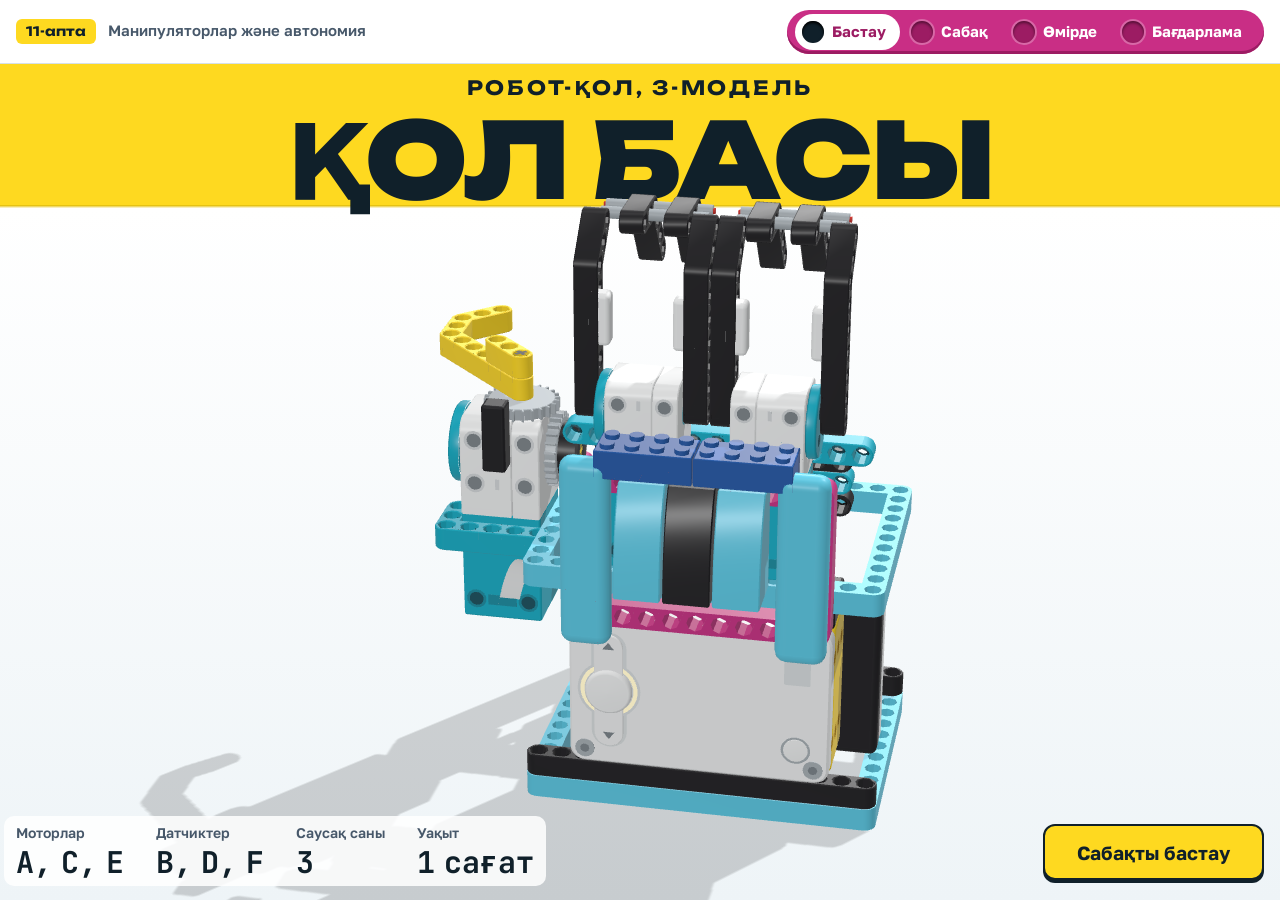
<file: kk/index.html>
<!doctype html>
<html lang="kk">
<head>
<meta charset="utf-8">
<meta name="viewport" content="width=device-width, initial-scale=1, viewport-fit=cover">
<title>Қол басы</title>
<meta name="claude:viewport-fit-sides" content="cover">
<link rel="preconnect" href="https://fonts.googleapis.com">
<link rel="preconnect" href="https://fonts.gstatic.com" crossorigin>
<link rel="stylesheet" href="../css/style.css">
<link rel="stylesheet" href="../css/start.css">
<link rel="stylesheet" href="../css/lesson.css">
<link rel="stylesheet" href="../css/examples.css">
<link rel="stylesheet" href="../css/blocks.css">
<link rel="stylesheet" href="../css/program.css">
<style>.les-opt.is-right::after { content: "Дұрыс"; } .les-opt.is-wrong::after { content: "Сенің жауабың"; }
/* Kazakh words run longer: on a phone the lesson type may wrap. */
@media (max-width: 480px) { .les-head__facts dd { white-space: normal; } }
/* «Бағдарлама» is longer than «Программа»: on a 360 px phone its last letter would run off the nav beam. */
@media (max-width: 380px) { .beam__stop { padding: 0 5px 0 3px; gap: 4px; } }
/* ҚОЛ БАСЫ is 1.53 times as wide as КИСТЬ: the same share of the screen. */
.hero { --title: min(8.2vw, 14.4vh); }
/* The build card's «N-кезең, барлығы 7.» and «Нұсқаулықтың 1–5-қадамдары» wrap between each other, never at a hyphen. */
.les-build__steps span { white-space: nowrap; }
/* Program view: «Ұстап тұру» stays on one line inside its button, «Қашықтық датчигі алдындағы қол» takes two lines, not three. */
.force__latch { white-space: nowrap; padding: 0 5px; }
.dist__name { max-width: 128px; }
/* «қатты басылған» is wider than the 84 px force column of a narrow right panel (a 1024 px screen): it ran into «B» of the port readouts. */
@container right (max-width: 500px) { .force__state { font-size: 11px; } }</style>
</head>
<body>
<header class="topbar">
  <a class="topbar__brand" href="#start" aria-label="Қол басы, бастау бетіне">
    <span class="topbar__week">11-апта</span>
    <span class="topbar__topic">Манипуляторлар және автономия</span>
  </a>
  <nav class="beam" aria-label="Сабақ бөлімдері">
    <a class="beam__stop" href="#start" data-view="start"><span class="beam__hole"></span><span class="beam__label">Бастау</span></a>
    <a class="beam__stop" href="#lesson" data-view="lesson"><span class="beam__hole"></span><span class="beam__label">Сабақ</span></a>
    <a class="beam__stop" href="#examples" data-view="examples"><span class="beam__hole"></span><span class="beam__label">Өмірде</span></a>
    <a class="beam__stop" href="#program" data-view="program"><span class="beam__hole"></span><span class="beam__label">Бағдарлама</span></a>
  </nav>
</header>
<main>
<section id="view-start" class="view" aria-label="Бастау">
<div class="hero">
  <p class="hero__kicker">Робот-қол, 3-модель</p>
  <h1 class="hero__title">Қол басы</h1>
  <div class="hero__stage" role="img" aria-label="LEGO SPIKE Prime жиынтығындағы «Қол басы» үш өлшемді моделі: хаб, үш саусақ, үш мотор және үш датчик. Оны тінтуірмен немесе саусақпен айналдыруға болады."></div>
  <div class="hero__foot">
    <dl class="hero__specs">
      <div><dt>Моторлар</dt><dd>A, C, E</dd></div>
      <div><dt>Датчиктер</dt><dd>B, D, F</dd></div>
      <div><dt>Саусақ саны</dt><dd>3</dd></div>
      <div><dt>Уақыт</dt><dd>1 сағат</dd></div>
    </dl>
    <a class="btn btn--primary hero__go" href="#lesson">Сабақты бастау</a>
  </div>
</div>

</section>
<section id="view-lesson" class="view" aria-label="Сабақ" hidden>
<div class="les">

<svg class="les-defs" aria-hidden="true">
  <symbol id="les-ico-force" viewBox="0 0 48 48"><path d="M9 18H5a2 2 0 0 0-2 2v8a2 2 0 0 0 2 2h4M39 18h4a2 2 0 0 1 2 2v8a2 2 0 0 1-2 2h-4" fill="#fff" stroke="currentColor" stroke-width="1.5"/><rect x="9" y="10" width="30" height="28" rx="5" fill="#fff" stroke="currentColor" stroke-width="1.5"/><circle cx="24" cy="24" r="9" fill="currentColor"/><path d="M24 19.5v9M19.5 24h9" stroke="#fff" stroke-width="2.4" stroke-linecap="round"/></symbol>
  <symbol id="les-ico-colour" viewBox="0 0 48 48"><rect x="6" y="6" width="36" height="36" rx="5" fill="#fff" stroke="currentColor" stroke-width="1.5"/><circle cx="24" cy="24" r="13.5" fill="none" stroke="currentColor" stroke-width="2"/><circle cx="24" cy="24" r="9.5" fill="currentColor"/></symbol>
  <symbol id="les-ico-motor" viewBox="0 0 48 48"><circle cx="24" cy="24" r="21" fill="#fff" stroke="currentColor" stroke-width="1.5"/><circle cx="24" cy="12" r="5.7" fill="currentColor"/><circle cx="24" cy="36" r="5.7" fill="currentColor"/><circle cx="12" cy="24" r="5.7" fill="currentColor"/><circle cx="36" cy="24" r="5.7" fill="currentColor"/><path d="M24 20v8M20 24h8" stroke="currentColor" stroke-width="2" stroke-linecap="round"/></symbol>
  <symbol id="les-ico-play" viewBox="0 0 48 48"><path d="M17 13 35 24 17 35z" fill="#fff" stroke="#fff" stroke-width="3.5" stroke-linejoin="round"/></symbol>
  <!-- Week 9's Роборука from the side: hub, frame, motor, two fingers with tyres. -->
  <symbol id="les-pic-arm" viewBox="0 0 230 92">
    <rect x="6" y="22" width="66" height="48" rx="5" fill="#eceded" stroke="#10202a" stroke-width="2"/>
    <rect x="6" y="22" width="66" height="9" rx="4" fill="#fed920"/>
    <circle cx="20" cy="50" r="5" fill="#fff" stroke="#c92e85" stroke-width="3"/>
    <circle cx="60" cy="52" r="7" fill="#fff" stroke="#10202a" stroke-width="2"/>
    <rect x="79" y="25" width="60" height="42" rx="5" fill="none" stroke="#c92e85" stroke-width="9"/>
    <rect x="143" y="33" width="20" height="26" rx="3" fill="#01adc4"/>
    <rect x="161" y="35" width="13" height="22" rx="3" fill="#eceded" stroke="#10202a" stroke-width="2"/>
    <path d="M172 40l26-26M172 52l26 26" stroke="#16151a" stroke-width="7" fill="none"/>
    <circle cx="207" cy="14" r="10" fill="#16151a"/>
    <circle cx="207" cy="78" r="10" fill="#16151a"/>
  </symbol>
  <!-- Week 10's Захваты from the side: hub, stand with the Force Sensor and its wheel, grabber 2 in front. -->
  <symbol id="les-pic-tool" viewBox="0 0 360 200">
    <path d="M60 40C46 70 60 104 52 122M118 120c12-10 20-12 26-12" fill="none" stroke="#fff" stroke-width="7" stroke-linecap="round"/>
    <path d="M60 40C46 70 60 104 52 122M118 120c12-10 20-12 26-12" fill="none" stroke="#a9b0b5" stroke-width="1.5" stroke-dasharray="1 4" stroke-linecap="round"/>
    <rect x="20" y="120" width="112" height="70" rx="8" fill="#fed920"/>
    <rect x="25" y="125" width="102" height="60" rx="5" fill="#eceded"/>
    <circle cx="40" cy="155" r="8" fill="#fff" stroke="#10202a" stroke-width="2"/>
    <path d="M66 140h1M76 140h1M86 140h1M96 140h1M106 140h1M66 150h1M76 150h1M86 150h1M96 150h1M106 150h1M66 160h1M76 160h1M86 160h1M96 160h1M106 160h1M66 170h1M76 170h1M86 170h1M96 170h1M106 170h1" stroke="#a9b0b5" stroke-width="6" stroke-linecap="round"/>
    <rect x="8" y="22" width="11" height="168" rx="3" fill="#16151a"/>
    <rect x="24" y="52" width="10" height="68" rx="3" fill="#01adc4"/>
    <rect x="6" y="80" width="32" height="12" rx="3" fill="#c92e85"/>
    <rect x="28" y="12" width="12" height="40" rx="3" fill="#16151a"/>
    <rect x="38" y="12" width="40" height="40" rx="5" fill="#eceded" stroke="#10202a" stroke-width="2"/>
    <rect x="78" y="28" width="16" height="8" fill="#16151a"/>
    <rect x="92" y="14" width="14" height="36" rx="4" fill="#16151a"/>
    <path d="M95 18v28M99 18v28M103 18v28" stroke="#47586a" stroke-width="1.5"/>
    <rect x="108" y="98" width="62" height="24" rx="4" fill="#01adc4"/>
    <rect x="168" y="96" width="28" height="28" rx="4" fill="#eceded" stroke="#10202a" stroke-width="2"/>
    <rect x="196" y="100" width="22" height="20" rx="3" fill="#c92e85"/>
    <path d="M214 104h56l18-12h40l10 10-10 6h-36l-16 12h-62z" fill="#16151a"/>
    <path d="M214 116h60l14 10h44l8 8-8 6h-48l-14-10h-56z" fill="#16151a" opacity="0.72"/>
    <circle cx="244" cy="112" r="4" fill="#fed920"/>
  </symbol>
  <!-- Today's Кисть from the back, as on the PDF cover: frames, hub screen, the cover, two fingers of paired black liftarms, the yellow thumb on the left. -->
  <symbol id="les-pic-hand" viewBox="4 2 172 196">
    <rect x="44" y="186" width="124" height="10" rx="4" fill="#7fd3e6" stroke="#10202a" stroke-width="2"/>
    <rect x="58" y="140" width="96" height="46" rx="5" fill="#eceded" stroke="#10202a" stroke-width="2"/>
    <rect x="58" y="140" width="9" height="46" rx="3" fill="#fed920"/>
    <rect x="145" y="140" width="9" height="46" rx="3" fill="#fed920"/>
    <circle cx="106" cy="163" r="7" fill="#fff" stroke="#10202a" stroke-width="2"/>
    <rect x="44" y="128" width="124" height="12" rx="4" fill="#7fd3e6" stroke="#10202a" stroke-width="2"/>
    <path d="M70 92V22M90 92V22M116 92V22M136 92V22" fill="none" stroke="#16151a" stroke-width="9"/>
    <rect x="63" y="8" width="34" height="16" rx="5" fill="#16151a"/>
    <rect x="109" y="8" width="34" height="16" rx="5" fill="#16151a"/>
    <rect x="74" y="38" width="12" height="10" rx="3" fill="#eceded"/>
    <rect x="120" y="38" width="12" height="10" rx="3" fill="#eceded"/>
    <circle cx="44" cy="104" r="15" fill="#a9b0b5" stroke="#10202a" stroke-width="2" stroke-dasharray="3 2"/>
    <path d="M48 98H14V76" fill="none" stroke="#fed920" stroke-width="11" stroke-linecap="round" stroke-linejoin="round"/>
    <rect x="58" y="70" width="96" height="58" rx="7" fill="#7fd3e6" stroke="#10202a" stroke-width="2"/>
    <rect x="58" y="70" width="96" height="10" rx="3" fill="#1e5aa8"/>
    <rect x="98" y="80" width="16" height="44" fill="#16151a"/>
    <rect x="76" y="108" width="60" height="16" rx="3" fill="#c92e85"/>
  </symbol>
</svg>

<header class="les-head">
  <div>
    <p class="les-head__kicker">Сабақ: Робот-қол, 3-модель. Көп саусақты қармауыштар</p>
    <h1>Манипулятор&shy;лар және автономия</h1>
  </div>
  <div class="les-head__mid">
    <p class="les-head__goal"><b>Мақсаты</b> Екі-үш саусақты қармауыштар, модельді жақсарту, жеке қармауыш құрастыру.</p>
    <dl class="les-head__facts">
      <div><dt>Уақыты</dt><dd>1&nbsp;сағат</dd></div>
      <div><dt>Жұмыс түрі</dt><dd>Құрастыру және бөлшектеу</dd></div>
      <div><dt>Аптасы</dt><dd>11</dd></div>
    </dl>
  </div>
  <nav class="les-route" aria-labelledby="les-route-title">
    <h2 id="les-route-title">Нені үйренеміз</h2>
    <ol>
      <li><button type="button" data-to="les-was">Үш модель</button></li>
      <li><button type="button" data-to="les-fing">Неше саусақ</button></li>
      <li><button type="button" data-to="les-hand">Біздің қол басымыз</button></li>
      <li><button type="button" data-to="les-code">Қол басының бағдар&shy;ламасы</button></li>
      <li><button type="button" data-to="les-better">Модельді жақсарту</button></li>
      <li><button type="button" data-to="les-own">Жеке қармауыш</button></li>
      <li><button type="button" data-to="les-build">Құрастыру және бөлшектеу</button></li>
      <li><button type="button" data-to="les-auto">Кім шешеді</button></li>
      <li><button type="button" data-to="les-quiz">Шағын тест</button></li>
    </ol>
  </nav>
</header>

<section class="les-sec les-was" id="les-was" aria-labelledby="les-was-title">
  <div>
    <h2 id="les-was-title">Бір тақырыптың үш моделі</h2>
    <p class="les-lead">Үш сабақ, үш робот-қол. Әрқайсысы алдыңғысынан көбірек істей алады.</p>
  </div>
  <div class="les-vs">
    <article class="les-vs__col">
      <svg class="les-vs__pic" viewBox="0 0 230 92" aria-hidden="true"><use href="#les-pic-arm"/></svg>
      <h3><span>9-апта</span> Робот-қол</h3>
      <dl>
        <div><dt>Моторлар</dt><dd>Біреу, F портында.</dd></div>
        <div><dt>Саусақтар</dt><dd>Екеу, шиналы. Оларды бір мотор қысады.</dd></div>
        <div><dt>Басқару</dt><dd>Хабтағы сол жақ батырма.</dd></div>
      </dl>
    </article>
    <article class="les-vs__col">
      <svg class="les-vs__pic" viewBox="0 0 360 200" aria-hidden="true"><use href="#les-pic-tool"/></svg>
      <h3><span>10-апта</span> Қармауыштар</h3>
      <dl>
        <div><dt>Моторлар</dt><dd>Біреу, A портында.</dd></div>
        <div><dt>Саусақтар</dt><dd>Екі ауыстырмалы қармауыш: иілгіш және айыр.</dd></div>
        <div><dt>Басқару</dt><dd>E портындағы күш датчигі. Ол өзінің қаншалықты қатты басылғанын сезеді.</dd></div>
      </dl>
    </article>
    <article class="les-vs__col les-vs__col--now">
      <svg class="les-vs__pic" viewBox="0 0 172 196" aria-hidden="true"><use href="#les-pic-hand"/></svg>
      <h3><span>11-апта, бүгін</span> Қол басы</h3>
      <dl>
        <div><dt>Моторлар</dt><dd>Үшеу: A, C және E. Әр саусақтың өз моторы бар.</dd></div>
        <div><dt>Саусақтар</dt><dd>Үшеу: екі саусақ және бас бармақ.</dd></div>
        <div><dt>Басқару</dt><dd>Үш датчик: күш (D), түс (F) және қашықтық (B) датчиктері.</dd></div>
      </dl>
    </article>
  </div>
  <p class="les-was__sum"><b>Модельді жақсарту</b> — оның нені нашар істейтінін тауып, дәл соны қайта жасау деген сөз. Робот-қол мен Қармауыштарда бәрі бірге, бір мотордан қысылатын. Қол басында әр саусақ өз бетінше қозғалады.</p>
</section>

<section class="les-sec les-fing" id="les-fing" aria-labelledby="les-fing-title">
  <div>
    <h2 id="les-fing-title">Неше саусақ керек?</h2>
    <p class="les-lead">Екі саусақ затты екі жағынан қысады. Үш саусақ оны үш жағынан орап ұстайды. Зат пен қармауды таңда.</p>
  </div>
  <div class="les-fing__lab">
    <div class="les-fing__pick">
      <fieldset class="les-chips">
        <legend>Зат</legend>
        <label><input type="radio" name="les-thing" value="cube"><span>LEGO текшесі</span></label>
        <label><input type="radio" name="les-thing" value="ball" checked><span>Доп</span></label>
        <label><input type="radio" name="les-thing" value="pencil"><span>Қарындаш</span></label>
        <label><input type="radio" name="les-thing" value="apple"><span>Алма</span></label>
      </fieldset>
      <fieldset class="les-chips">
        <legend>Қармау</legend>
        <label><input type="radio" name="les-grip" value="2" checked><span>2 саусақ</span></label>
        <label><input type="radio" name="les-grip" value="3"><span>3 саусақ</span></label>
      </fieldset>
    </div>
    <figure class="les-fing__fig">
      <svg id="les-fing-svg" viewBox="-100 -100 200 200" role="img" aria-labelledby="les-fing-touch">
        <circle class="les-fing__ring" r="92"/>
        <g data-thing="cube"><rect class="les-fing__cube" x="-34" y="-34" width="68" height="68" rx="3"/><circle class="les-fing__stud" cx="-15" cy="-15" r="9"/><circle class="les-fing__stud" cx="15" cy="-15" r="9"/><circle class="les-fing__stud" cx="-15" cy="15" r="9"/><circle class="les-fing__stud" cx="15" cy="15" r="9"/></g>
        <g data-thing="ball"><circle class="les-fing__ball" r="40"/><path class="les-fing__seam" d="M-28-28c18 14 18 42 0 56M28-28c-18 14-18 42 0 56"/></g>
        <g data-thing="pencil"><path class="les-fing__pencil" d="M15.6-9V9L0 18-15.6 9V-9L0-18z"/><circle class="les-fing__wood" r="9"/><circle class="les-fing__lead" r="3.5"/></g>
        <g data-thing="apple"><circle class="les-fing__apple" r="48"/><path class="les-fing__stem" d="M0-6C1-16 4-22 8-27"/><path class="les-fing__leaf" d="M3-14c8-12 20-11 24-6-8 7-17 9-24 6z"/></g>
        <g id="les-fing-jaws"><g class="les-jaw"><rect x="0" y="-17" width="110" height="34" rx="8"/></g><g class="les-jaw"><rect x="0" y="-17" width="110" height="34" rx="8"/></g><g class="les-jaw"><rect x="0" y="-17" width="110" height="34" rx="8"/></g></g>
        <g id="les-fing-dots"></g>
      </svg>
      <figcaption>Үстінен көрініс. Саусақтар затқа тиетін жер қызғылт түспен белгіленген.</figcaption>
    </figure>
    <div class="les-fing__out" aria-live="polite">
      <p class="les-fing__touch" id="les-fing-touch"></p>
      <p class="les-fing__v" id="les-fing-v"></p>
      <p class="les-fing__why" id="les-fing-why"></p>
    </div>
  </div>
  <p class="les-fing__note">Сызба жеңілдетілген: саусақтар жалпақ және дәл ортаға қарай жиналады. Шын мәнінде көп нәрсені саусақтардың пішіні, резеңке және қысу күші шешеді.</p>
  <div class="les-thumb">
    <p><b>Адамның қолы.</b> Адамның бас бармағы басқа саусақтарға қарама-қарсы тұр: ол олардың әрқайсысына тиіп тұра алады. Қарындашты бас бармағыңды тигізбей үстелден көтеріп көр.</p>
    <p><b>Біздің қол басымыз.</b> Оның да бас бармағы бар. Ол алақанға қарай, басқа екі саусаққа қарсы бұрылады.</p>
  </div>
</section>

<section class="les-sec les-hand" id="les-hand" aria-labelledby="les-hand-title">
  <div>
    <h2 id="les-hand-title">Біздің қол басымыз</h2>
    <p class="les-lead">Бөлікті бас: ол жарқын болып қалады, ал қалғанының бәрі бозарады. Модельді айналдыруға болады.</p>
  </div>
  <div class="les-hand__bench">
    <div class="les-hand__stage" id="les-hand-stage" role="img" aria-label="Қол басының үш өлшемді моделі. Оны айналдыруға болады."></div>
    <div class="les-hand__panel">
      <div class="les-parts" id="les-parts" role="group" aria-label="Қол басының бөліктері"></div>
      <div class="les-part" aria-live="polite">
        <h3 id="les-part-name">Бүкіл қол басы</h3>
        <p id="les-part-role">Хаб, үш мотор және үш датчик: жинақтың бүкіл электроникасы.</p>
      </div>
    </div>
  </div>
  <div class="les-hand__more">
    <div class="les-hand__ports">
      <h3>Порттар</h3>
      <table class="les-tab les-ptab">
        <thead><tr><th scope="col">Порт</th><th scope="col">Не қосылған</th><th scope="col">Не үшін</th></tr></thead>
        <tbody>
          <tr><th scope="row"><button type="button" class="les-port" data-part="fingerA" aria-label="A порты: A саусағын көрсету">A</button></th><td>Орташа мотор</td><td>A саусағы</td></tr>
          <tr><th scope="row"><button type="button" class="les-port" data-part="distance" aria-label="B порты: қашықтық датчигін көрсету">B</button></th><td>Қашықтық датчигі</td><td>Алақаннан сыртқа қарайды. Автордың бағдарламасы оны пайдаланбайды</td></tr>
          <tr><th scope="row"><button type="button" class="les-port" data-part="fingerC" aria-label="C порты: C саусағын көрсету">C</button></th><td>Орташа мотор</td><td>C саусағы, бас бармақтың жанында</td></tr>
          <tr><th scope="row"><button type="button" class="les-port" data-part="controls" aria-label="D порты: күш және түс датчиктерін көрсету">D</button></th><td>Күш датчигі</td><td>Батырма: A және C саусақтарын бүгеді</td></tr>
          <tr><th scope="row"><button type="button" class="les-port" data-part="thumb" aria-label="E порты: бас бармақты көрсету">E</button></th><td>Үлкен мотор</td><td>Бас бармақ, екі тісті дөңгелек арқылы</td></tr>
          <tr><th scope="row"><button type="button" class="les-port" data-part="controls" aria-label="F порты: күш және түс датчиктерін көрсету">F</button></th><td>Түс датчигі</td><td>Қызыл карточка бас бармақты бүгеді</td></tr>
        </tbody>
      </table>
    </div>
    <figure class="les-how">
      <svg viewBox="0 0 240 200" aria-hidden="true">
        <path class="les-how__arc" d="M120 22A118 118 0 0 1 198 170"/>
        <path class="les-how__tip" d="M198 170l-14-2 9-11z"/>
        <rect class="les-how__motor" x="58" y="108" width="54" height="54" rx="9"/>
        <g class="les-how__finger"><path d="M85 135V40l35-18"/><circle cx="85" cy="70" r="3.5"/><circle cx="85" cy="100" r="3.5"/></g>
        <circle class="les-how__rotor" cx="85" cy="135" r="13"/>
        <path class="les-how__axle" d="M79 135h12M85 129v12"/>
      </svg>
      <figcaption><b>Саусақ қалай қозғалады.</b> Бүкіл саусақ өз моторының білігінде бұрылады. Саусақтың ішінде буын жоқ: ол қатты, иілмейді.</figcaption>
    </figure>
    <figure class="les-gears">
      <!-- An oblique view, depth going up and right (pages 34–36): one gear stands on the motor's output, the other lies on the motor's
           top and carries the thumb. Lying things go through matrix(1 0 -.42 .42 …): their "towards us" axis runs down and left. -->
      <svg viewBox="0 0 280 200" aria-hidden="true">
        <path class="les-gears__motor les-gears__motor--top" d="M40 96h88l34-34H74z"/>
        <path class="les-gears__motor les-gears__motor--side" d="M128 96l34-34v70l-34 34z"/>
        <path class="les-gears__motor" d="M40 96h88v70H40z"/>
        <g transform="translate(85.7 126.3)"><g data-stand><path class="les-gears__wheel les-gears__wheel--side"/></g></g>
        <g transform="translate(84 128)"><g data-stand><path class="les-gears__wheel"/><circle class="les-gears__hub" r="9"/><path class="les-gears__mark" d="M0-9v-17"/></g></g>
        <g transform="matrix(1 0 -.42 .42 97.4 85.6)"><g data-lie><path class="les-gears__wheel les-gears__wheel--side" transform="rotate(7.5)"/></g></g>
        <g transform="matrix(1 0 -.42 .42 97.4 80.6)"><g data-lie><path class="les-gears__wheel" transform="rotate(7.5)"/><path class="les-gears__mark" d="M0 12v17"/></g></g>
        <path class="les-gears__axle" d="M97.4 80.6V68.6"/>
        <g transform="matrix(1 0 -.42 .42 97.4 74)"><circle class="les-gears__pin" r="11"/></g>
        <g transform="matrix(1 0 -.42 .42 97.4 68.6)"><g data-lie><path class="les-gears__thumb les-gears__thumb--edge" d="M0 0H88"/><path class="les-gears__thumb" d="M0 0H88"/></g></g>
        <text class="les-gears__lbl" x="84" y="192">E моторы</text>
        <text class="les-gears__lbl" x="222" y="104">бас<tspan x="222" dy="18">бармақ</tspan></text>
      </svg>
      <figcaption><b>Бас бармақтың тісті дөңгелектері.</b> Әрқайсысында 24 тіс бар екі бірдей тісті дөңгелек тік бұрыш жасап ілініскен: біреуі мотордың білігінде тік тұр, екіншісі мотордың үстінде жатыр. Осылай айналу тік бұрыш жасап тұрған басқа білікке беріледі. Тістері бірдей, 1:1, сондықтан бас бармақ мотор қанша градусқа бұрылса, сонша градусқа бұрылады.</figcaption>
      <label class="les-range">E моторын бұр<input type="range" id="les-gear" min="0" max="80" value="0"></label>
      <p class="les-gears__out" id="les-gear-out"></p>
    </figure>
  </div>
</section>

<section class="les-sec les-code" id="les-code" aria-labelledby="les-code-title">
  <div>
    <h2 id="les-code-title">Қол басының бағдарламасы</h2>
    <p class="les-lead">«Manipulator 1» бағдарламасын модельдің авторы жазған. Онда алты ішкі бағдарлама бар, әрқайсысы өз оқиғасын күтеді. Ішкі бағдарлама жұмыс істеп тұрғанда, ол SPIKE қолданбасындағыдай жарқырайды.</p>
  </div>
  <div class="les-code__bench">
    <div class="les-stacks">
      <div class="les-stacks__group">
        <h3>Іске қосу</h3>
        <article class="les-stack" data-stack="start">
          <div class="les-prog" role="img" aria-label="Бағдарлама іске қосылғанда: A, C және E моторларының жылдамдығы 100 пайыз болсын, сосын A, C және E ең қысқа жолмен 0 позициясына бару.">
            <div class="blk blk--hat blk--event"><svg class="blk__ico"><use href="#les-ico-play"/></svg>бағдарлама іске қосылғанда</div>
            <div class="blk blk--motor"><svg class="blk__ico"><use href="#les-ico-motor"/></svg><span class="blk__port">A</span>жылдамдығы<span class="blk__num">100</span>% болсын</div>
            <div class="blk blk--motor"><svg class="blk__ico"><use href="#les-ico-motor"/></svg><span class="blk__port">C</span>жылдамдығы<span class="blk__num">100</span>% болсын</div>
            <div class="blk blk--motor"><svg class="blk__ico"><use href="#les-ico-motor"/></svg><span class="blk__port">E</span>жылдамдығы<span class="blk__num">100</span>% болсын</div>
            <div class="blk blk--motor"><svg class="blk__ico"><use href="#les-ico-motor"/></svg><span class="blk__port">A</span><span class="blk__dd">ең қысқа жолмен</span><span class="blk__num">0</span>позициясына бару</div>
            <div class="blk blk--motor"><svg class="blk__ico"><use href="#les-ico-motor"/></svg><span class="blk__port">C</span><span class="blk__dd">ең қысқа жолмен</span><span class="blk__num">0</span>позициясына бару</div>
            <div class="blk blk--motor"><svg class="blk__ico"><use href="#les-ico-motor"/></svg><span class="blk__port">E</span><span class="blk__dd">ең қысқа жолмен</span><span class="blk__num">0</span>позициясына бару</div>
          </div>
          <p>Іске қосқанда: жылдамдық ең жоғары, ал үш саусақ та 0 позициясына барады, яғни ашылады.</p>
        </article>
      </div>
      <div class="les-stacks__group">
        <h3>Күш датчигі, D порты</h3>
        <article class="les-stack" data-stack="pressed">
          <div class="les-prog" role="img" aria-label="D басылған кезде: C ең қысқа жолмен 270 позициясына бару.">
            <div class="blk blk--hat blk--event"><svg class="blk__ico"><use href="#les-ico-force"/></svg><span class="blk__port">D</span><span class="blk__dd">басылған</span>кезде</div>
            <div class="blk blk--motor"><svg class="blk__ico"><use href="#les-ico-motor"/></svg><span class="blk__port">C</span><span class="blk__dd">ең қысқа жолмен</span><span class="blk__num">270</span>позициясына бару</div>
          </div>
          <p>Ақырын басылды: C саусағы бүгіледі. 0-&#8288;ден 270-&#8288;ке дейінгі ең қысқа жол — сағат тіліне қарсы 90°-қа бұрылу.</p>
        </article>
        <article class="les-stack" data-stack="hard">
          <div class="les-prog" role="img" aria-label="D қатты басылған кезде: A ең қысқа жолмен 90 позициясына бару.">
            <div class="blk blk--hat blk--event"><svg class="blk__ico"><use href="#les-ico-force"/></svg><span class="blk__port">D</span><span class="blk__dd">қатты басылған</span>кезде</div>
            <div class="blk blk--motor"><svg class="blk__ico"><use href="#les-ico-motor"/></svg><span class="blk__port">A</span><span class="blk__dd">ең қысқа жолмен</span><span class="blk__num">90</span>позициясына бару</div>
          </div>
          <p>Қатты басылды: A саусағы да бүгіледі. A және C саусақтары бір-біріне айналық симметриялы, сондықтан A саусағының позициясы 90, ал C саусағының позициясы 270.</p>
        </article>
        <article class="les-stack" data-stack="released">
          <div class="les-prog" role="img" aria-label="D жіберілген кезде: A ең қысқа жолмен 0 позициясына бару, сосын C ең қысқа жолмен 0 позициясына бару.">
            <div class="blk blk--hat blk--event"><svg class="blk__ico"><use href="#les-ico-force"/></svg><span class="blk__port">D</span><span class="blk__dd">жіберілген</span>кезде</div>
            <div class="blk blk--motor"><svg class="blk__ico"><use href="#les-ico-motor"/></svg><span class="blk__port">A</span><span class="blk__dd">ең қысқа жолмен</span><span class="blk__num">0</span>позициясына бару</div>
            <div class="blk blk--motor"><svg class="blk__ico"><use href="#les-ico-motor"/></svg><span class="blk__port">C</span><span class="blk__dd">ең қысқа жолмен</span><span class="blk__num">0</span>позициясына бару</div>
          </div>
          <p>Жіберілді: алдымен A саусағы жазылады, одан кейін C саусағы.</p>
        </article>
      </div>
      <div class="les-stacks__group">
        <h3>Түс датчигі, F порты</h3>
        <article class="les-stack" data-stack="red">
          <div class="les-prog" role="img" aria-label="F түсі қызыл болғанда: E ең қысқа жолмен 80 позициясына бару.">
            <div class="blk blk--hat blk--event"><svg class="blk__ico"><use href="#les-ico-colour"/></svg><span class="blk__port">F</span>түсі<span class="blk__dd blk__dd--sw"><i style="background:#e3000b"></i>қызыл</span>болғанда</div>
            <div class="blk blk--motor"><svg class="blk__ico"><use href="#les-ico-motor"/></svg><span class="blk__port">E</span><span class="blk__dd">ең қысқа жолмен</span><span class="blk__num">80</span>позициясына бару</div>
          </div>
          <p>Қызыл карточка көрсетілді: бас бармақ бүгіледі.</p>
        </article>
        <article class="les-stack" data-stack="none">
          <div class="les-prog" role="img" aria-label="F түсі түс жоқ болғанда: E ең қысқа жолмен 0 позициясына бару.">
            <div class="blk blk--hat blk--event"><svg class="blk__ico"><use href="#les-ico-colour"/></svg><span class="blk__port">F</span>түсі<span class="blk__dd blk__dd--sw"><i class="is-none"></i>түс жоқ</span>болғанда</div>
            <div class="blk blk--motor"><svg class="blk__ico"><use href="#les-ico-motor"/></svg><span class="blk__port">E</span><span class="blk__dd">ең қысқа жолмен</span><span class="blk__num">0</span>позициясына бару</div>
          </div>
          <p>Карточка алынды: датчик түс көрмейді («түс жоқ»), сондықтан бас бармақ жазылады.</p>
        </article>
      </div>
    </div>
    <div class="les-try" id="les-try">
      <div class="les-try__stage" id="les-try-stage" role="img" aria-label="Қол басының үш өлшемді моделі, алақан мен бас бармақ жағынан көрініс. Оны айналдыруға болады."></div>
      <div class="les-try__panel">
        <p class="les-try__lbl">Күш датчигі (D)</p>
        <div class="les-switch les-switch--3" role="group" aria-label="Күш датчигі (D)">
          <button type="button" data-force="0" aria-pressed="true">Жіберілген</button>
          <button type="button" data-force="1" aria-pressed="false">Басылған</button>
          <button type="button" data-force="2" aria-pressed="false">Қатты басылған</button>
        </div>
        <p class="les-try__lbl">Түс датчигі (F)</p>
        <button type="button" class="les-card" id="les-card" aria-pressed="false"><i></i>Қызыл карточка</button>
        <p class="les-try__read"><span>A <output id="les-pos-A">0</output>°</span><span>C <output id="les-pos-C">0</output>°</span><span>E <output id="les-pos-E">0</output>°</span></p>
        <p class="les-try__hint">Байқап көр: алдымен ақырын бас, сосын қатты бас, сосын жібер. Күш және түс датчиктері алақан жағында тұр, адам да сол жақта жұмыс істейді.</p>
      </div>
    </div>
  </div>
</section>

<section class="les-sec les-better" id="les-better" aria-labelledby="les-better-title">
  <div>
    <h2 id="les-better-title">Модельді жақсарту</h2>
    <p class="les-lead">Модель бірінші реттен мінсіз шыға бермейді. Инженерлер оны шеңбер бойымен жақсартады:</p>
  </div>
  <div class="les-cycle">
    <ol>
      <li><b>Құрастырдық</b> Нұсқаулық бойынша.</li>
      <li><b>Сынадық</b> Әртүрлі заттарды аламыз.</li>
      <li><b>Әлсіз жерін таптық</b> Не түсіп қалады және неге?</li>
      <li><b>Жақсарттық</b> Бір нәрсені өзгертеміз.</li>
      <li><b>Қайта сынадық</b> Жақсарды ма?</li>
    </ol>
  </div>
  <div class="les-ideas">
    <article class="les-idea">
      <h3>Саусақтарға резеңке қаптама</h3>
      <p>Резеңке үйкеліс береді, сондықтан зат сырғып түспейді. Робот-қолдың саусақтарындағы шиналар да осылай жұмыс істеді.</p>
    </article>
    <article class="les-idea">
      <h3>Бір басумен үш саусақ</h3>
      <p>Қазір бас бармаққа карточка да керек. Егер қатты басу үш саусақтың бәрін бүгетін болса, бір қол жетеді.</p>
      <p class="les-idea__try">«Үш саусақ бір батырмамен» тапсырмасы «Бағдарлама» бетінде.</p>
    </article>
    <article class="les-idea">
      <h3>Қол басы өзі әрекет етеді</h3>
      <p>Қашықтық датчигі модельге орнатылып қойған, бірақ бағдарлама оны пайдаланбайды. Онымен қол басы біреу оған қолын жақындатқанда өзі ашыла алады.</p>
      <p class="les-idea__try">«Затты ұсын» тапсырмасы «Бағдарлама» бетінде.</p>
    </article>
    <article class="les-idea">
      <h3>Бас бармаққа басқа тісті дөңгелектер</h3>
      <p>Қазір тісті дөңгелектер бірдей, 1:1. Моторда кішісі, саусақта үлкені болса: саусақ күштірек, бірақ баяуырақ. Керісінше болса: жылдамырақ, бірақ әлсіздеу.</p>
    </article>
  </div>
</section>

<section class="les-sec les-own" id="les-own" aria-labelledby="les-own-title">
  <div>
    <h2 id="les-own-title">Жеке қармауыш</h2>
    <p class="les-lead">Өз затыңа арналған қармауыш ойлап тап. Жауаптарды таңда, сонда қармауыш паспорты пайда болады. Ол осы браузерде сақталады.</p>
  </div>
  <div class="les-own__bench">
    <form class="les-plan" id="les-plan" autocomplete="off">
      <label class="les-plan__name">Атауы<input type="text" name="gname" maxlength="30" placeholder="Менің қармауышым"></label>
    </form>
    <article class="les-pass" id="les-pass" aria-live="polite"></article>
  </div>
  <div class="les-rules">
    <div>
      <h3>Қалай құрастырамыз</h3>
      <ol>
        <li>Алдымен паспорт, сосын құрастыру: сонда қанша мотор керек екені бірден көрінеді.</li>
        <li>Бөлшектерді қол басына кірмегендерінен аламыз.</li>
        <li>Моторлар мен датчиктерді қол басынан шешіп аламыз: жинақта басқалары жоқ. Қай кабель қай портқа барғанын есте сақтаймыз.</li>
      </ol>
    </div>
    <div>
      <h3>Қалай сынаймыз</h3>
      <ol>
        <li>Үш зат: жақтары тегіс, домалақ және ауыр.</li>
        <li>Әрқайсысын үш рет бірдей аламыз. Өткен сабақтағы әділ сынақтағыдай, тек бір нәрсені өзгертеміз.</li>
        <li>Нәтижені паспортқа белгілейміз. Ұстамаса — әлсіз жерін тауып, жақсартамыз.</li>
      </ol>
    </div>
  </div>
</section>

<section class="les-sec les-build" id="les-build" aria-labelledby="les-build-title">
  <div>
    <h2 id="les-build-title">Құрастыру және бөлшектеу</h2>
    <p class="les-lead">Нұсқаулық — мұғалімдегі PDF файл: «<span lang="ru">робо рука 3 моторами и 3 датчиками</span>». SPIKE қолданбасында бұл модель жоқ. Нұсқаулықта 21 негізгі қадам. Саусақтарды, бас бармақты, датчиктері бар раманы және қаптаманы бөлек құрастырып, сосын орнына қояды.</p>
    <p class="les-credit">SPIKE Manipulator моделі, авторы — Irwin Wu</p>
  </div>
  <div class="les-build__bench">
    <div class="les-build__stage" id="les-build-stage" role="img" aria-label="Құрастыру кезеңіндегі үш өлшемді модель. Оны айналдыруға болады."></div>
    <div class="les-build__card" aria-live="polite">
      <p class="les-build__steps"><span id="les-stage-n"></span> <span id="les-stage-steps"></span></p>
      <h3 id="les-stage-title"></h3>
      <p id="les-stage-text"></p>
      <p class="les-build__parts"><b>Бөлшектер</b> <span id="les-stage-parts"></span></p>
      <div class="les-build__nav">
        <button type="button" class="btn" id="les-stage-prev" disabled>Артқа</button>
        <button type="button" class="btn btn--primary" id="les-stage-next">Әрі қарай</button>
      </div>
    </div>
  </div>
  <ol class="les-rail" id="les-rail" aria-label="Құрастыру кезеңдері, нұсқаулықтың әр қадамына бір тесік"></ol>
  <div class="les-build__how">
    <p><b>Жұппен жұмыс істейміз.</b> А оқушысы негізгі бөлікті құрастырады: негізді, хабты, қашықтық датчигін және жоғарғы раманы. Б оқушысы бөлек бөліктерді құрастырады: саусақтарды, бас бармақты, датчиктері бар раманы және қаптаманы. Сосын нұсқаулықтың қадамдары бойынша бөліктерді бірге негізгі бөлікке орнатады.</p>
    <p class="les-ports"><span>A саусағы <b>A</b></span><span>C саусағы <b>C</b></span><span>Бас бармақ <b>E</b></span><span>Қашықтық <b>B</b></span><span>Күш <b>D</b></span><span>Түс <b>F</b></span></p>
  </div>
  <div class="les-build__take">
    <label class="les-range">Бөлшектеу<input type="range" id="les-explode" min="0" max="100" value="0"></label>
    <p>Сабақтың соңында модельді бөлшектеңдер де, бөлшектерді ұяшықтарға сұрыптап салыңдар: штифт — штифтке, арқалық — арқалыққа. Кабельдерді хабтан ұшынан ұстап суырыңдар, сымынан тартпаңдар.</p>
  </div>
</section>

<section class="les-sec les-auto" id="les-auto" aria-labelledby="les-auto-title">
  <div class="les-auto__head">
    <h2 id="les-auto-title">Қашан қысу керегін кім шешеді?</h2>
    <p>Манипулятор — роботтың қолы. Автономия дегеніміз — машинаның не істеу керегін өзі шешуі. Үш сабақта біздің робот-қолдарымыз осы баспалдақпен жоғары көтерілді.</p>
  </div>
  <ol class="les-ladder">
    <li>
      <svg class="les-ladder__pic" viewBox="0 0 230 92" aria-hidden="true"><use href="#les-pic-arm"/></svg>
      <h3>Қолмен басқару</h3>
      <p class="les-ladder__who">Адам шешеді</p>
      <p><b>9-апта, хаб батырмасы.</b> Бастың — қол қысылды, жібердің — ашылды. Әр команданы адам береді.</p>
    </li>
    <li>
      <svg class="les-ladder__pic" viewBox="0 0 360 200" aria-hidden="true"><use href="#les-pic-tool"/></svg>
      <h3>Бағдарлама</h3>
      <p class="les-ladder__who">Бағдарлама шешеді, оны адам жазған</p>
      <p><b>10-апта, күш датчигі.</b> Адам басады, ал мотордың қалай қозғалып, қай жерде тоқтайтынын бағдарлама шешеді.</p>
      <p class="les-ladder__next">Қол басында бағдарлама саусақтарды да таңдайды: ақырын басса — біреуін, қатты басса — екеуін.</p>
    </li>
    <li>
      <svg class="les-ladder__pic" viewBox="0 0 172 196" aria-hidden="true"><use href="#les-pic-hand"/></svg>
      <h3>Автономия</h3>
      <p class="les-ladder__who">Машина шешеді</p>
      <p><b>11-апта, түс және қашықтық датчиктері.</b> Машина қолды немесе затты өзі байқайды және қашан қысып, қашан ашу керегін өзі шешеді.</p>
      <p class="les-ladder__next">Қазір қол басында адам шешеді: ол батырманы басады және карточканы көрсетеді. Қашықтық датчигімен қол басының өзі шешетін болады.</p>
    </li>
  </ol>
</section>

<section class="les-sec les-quiz" id="les-quiz" aria-labelledby="les-quiz-title">
  <div class="les-quiz__head">
    <h2 id="les-quiz-title">Шағын тест</h2>
    <p class="les-quiz__pins" id="les-quiz-pins" role="img"></p>
    <p class="les-quiz__last" id="les-quiz-last"></p>
  </div>
  <div class="les-quiz__box" id="les-quiz-box"></div>
</section>

<footer class="les-foot">
  <a class="btn btn--primary les-foot__next" href="#examples">Әрі қарай: өмірде</a>
  <p>SPIKE Manipulator моделі, авторы — Irwin Wu. LEGO және SPIKE — LEGO Group компаниясының тауар белгілері. Бұл — мұғалімнің оқу материалы, ол LEGO Group-пен байланысты емес және LEGO Group тарапынан мақұлданбаған.</p>
</footer>

</div>

</section>
<section id="view-examples" class="view" aria-label="Өмірден мысалдар" hidden>
<div class="ex">
  <div class="ex__main">
    <div class="ex__stage" id="ex-stage">
      <span class="ex__grip" id="ex-grip"></span>
      <button type="button" class="ex__toggle" id="ex-toggle"><svg viewBox="0 0 24 24" aria-hidden="true"><path class="ex__ico-play" d="M7 4.5v15l13-7.5z"/><path class="ex__ico-pause" d="M6 4h4.5v16H6zM13.5 4H18v16h-4.5z"/></svg></button>
    </div>
    <div class="ex__time">
      <p class="ex__now" id="ex-now"></p>
      <ol class="ex__steps" id="ex-steps"></ol>
    </div>
  </div>
  <aside class="ex__side">
    <header class="ex__head">
      <h1>Өмірде</h1>
      <p>Саусақтары бар алты қол мен қармауыш</p>
    </header>
    <ul class="ex__list" id="ex-list"></ul>
    <dl class="ex__facts">
      <div><dt>Қайда</dt><dd id="ex-where"></dd></div>
      <div><dt>Жұмысы</dt><dd id="ex-does"></dd></div>
      <div><dt>Саусақтары</dt><dd id="ex-how"></dd></div>
      <div><dt>Датчиктер</dt><dd id="ex-sensors"></dd></div>
      <div><dt>Дербестік</dt><dd><span class="ex__levels" id="ex-levels"></span><span id="ex-auto"></span></dd></div>
    </dl>
    <p class="ex__common"><b>Біздің қол басымызбен ұқсастығы</b><span id="ex-common"></span></p>
    <a class="btn btn--primary ex__next" href="#program">Әрі қарай: бағдарлама</a>
  </aside>
</div>

</section>
<section id="view-program" class="view" aria-label="Бағдарлама" hidden>
<div class="prog" id="prog">
  <section class="prog__left" aria-label="Блоктардан құралған бағдарлама">
    <div class="tasks">
      <div class="tasks__tabs" id="task-tabs"></div>
      <p class="tasks__goal" id="task-goal"></p>
      <p class="tasks__hint" id="task-hint" hidden></p>
      <table class="tasks__table" id="task-table" hidden></table>
      <div class="tasks__row">
        <p class="tasks__status" id="task-status" role="status"></p>
        <div class="tasks__acts">
          <button type="button" class="tasks__act" id="task-hint-btn" aria-expanded="false">Кеңес</button>
          <button type="button" class="tasks__act" id="task-solution">Шешімін көрсету</button>
          <button type="button" class="tasks__act" id="task-reset">Үстелді қалпына келтіру</button>
          <button type="button" class="tasks__act" id="task-restart">Қайтадан бастау</button>
        </div>
      </div>
    </div>
    <div class="prog__ws">
      <div class="prog__blockly" id="prog-blockly"></div>
      <div class="prog__tools" id="prog-tools">
        <button type="button" data-tool="fit" aria-label="Барлық блокты көрсету" title="Барлық блокты көрсету">
          <svg viewBox="0 0 24 24" aria-hidden="true"><path d="M3 3l6 6m0-4.5V9H4.5M21 3l-6 6m0-4.5V9h4.5M3 21l6-6m0 4.5V15H4.5M21 21l-6-6m0 4.5V15h4.5"/></svg>
        </button>
        <button type="button" data-tool="out" aria-label="Кішірейту" title="Кішірейту">
          <svg viewBox="0 0 24 24" aria-hidden="true"><circle cx="10.5" cy="10.5" r="7.5"/><path d="M6.5 10.5h8M16 16l5.5 5.5"/></svg>
        </button>
        <button type="button" data-tool="in" aria-label="Үлкейту" title="Үлкейту">
          <svg viewBox="0 0 24 24" aria-hidden="true"><circle cx="10.5" cy="10.5" r="7.5"/><path d="M6.5 10.5h8M10.5 6.5v8M16 16l5.5 5.5"/></svg>
        </button>
        <span class="prog__toolgap"></span>
        <button type="button" data-tool="undo" aria-label="Болдырмау" title="Болдырмау">
          <svg viewBox="0 0 24 24" aria-hidden="true"><path d="M8.5 5 4 9.5 8.5 14M4.5 9.5H15a5.5 5.5 0 0 1 0 11h-3"/></svg>
        </button>
        <button type="button" data-tool="redo" aria-label="Қайталау" title="Қайталау">
          <svg viewBox="0 0 24 24" aria-hidden="true"><path d="M15.5 5 20 9.5 15.5 14M19.5 9.5H9a5.5 5.5 0 0 0 0 11h3"/></svg>
        </button>
      </div>
      <div class="prog__run">
        <button type="button" class="prog__round prog__round--stop" id="prog-stop" aria-label="Бағдарламаны тоқтату" title="Тоқтату">
          <svg viewBox="0 0 24 24" aria-hidden="true"><rect x="5" y="5" width="14" height="14" rx="2"/></svg>
        </button>
        <button type="button" class="prog__round prog__round--play" id="prog-play" aria-label="Бағдарламаны іске қосу" title="Іске қосу">
          <svg viewBox="0 0 24 24" aria-hidden="true"><path d="M7 4.2v15.6a1 1 0 0 0 1.5.86l12.4-7.8a1 1 0 0 0 0-1.72L8.5 3.34A1 1 0 0 0 7 4.2z"/></svg>
        </button>
      </div>
    </div>
  </section>

  <div class="prog__split" id="prog-split" role="separator" tabindex="0" aria-orientation="vertical" aria-label="Блоктар мен модель арасындағы шекара. Сол және оң нұсқар пернелері оны жылжытады."></div>

  <section class="prog__right" aria-label="Қол басының моделі">
    <div class="prog__stage" id="prog-stage">
      <div class="stand" role="group" aria-label="Алақан алдындағы тұғырда не тұр">
        <button type="button" data-obj="" aria-pressed="true">Бос</button>
        <button type="button" data-obj="cube" aria-pressed="false">Текше</button>
        <button type="button" data-obj="pencil" aria-pressed="false">Қарындаш</button>
        <button type="button" data-obj="ball" aria-pressed="false">Доп</button>
        <button type="button" data-obj="apple" aria-pressed="false">Алма</button>
      </div>
      <button type="button" class="lift" id="prog-lift" aria-keyshortcuts="ArrowUp" title="Жоғары нұсқар">
        <svg viewBox="0 0 24 24" aria-hidden="true"><path d="M12 4 5 12h4.5v8h5v-8H19z"/></svg>Қол басын көтеру
      </button>
    </div>
    <div class="hubp">
      <div class="hubp__hub">
        <div class="hubp__leds" id="hub-leds" role="img" aria-label="Хаб экраны, 5 × 5 шам"></div>
        <div class="hubp__pill">
          <button type="button" id="hub-left" aria-label="Хабтың сол жақ батырмасы"><svg viewBox="0 0 24 24" aria-hidden="true"><path d="M7 12l9-6v12z"/></svg></button>
          <button type="button" id="hub-center" class="hubp__center" aria-label="Ортаңғы батырма: іске қосу және тоқтату"></button>
          <button type="button" id="hub-right" aria-label="Хабтың оң жақ батырмасы"><svg viewBox="0 0 24 24" aria-hidden="true"><path d="M17 12 8 6v12z"/></svg></button>
        </div>
      </div>
      <div class="force">
        <button type="button" class="force__wheel" id="force-btn" aria-label="Күш датчигі, D порты. Басып ұста: жоғарғы шетінде ақырын, төменгі шетінде 10 ньютон. Пробел 4 ньютон күшпен басады, Shift пен пробел 9 ньютон күшпен."><span class="force__cap"></span></button>
        <p class="force__read"><b id="force-n">0,0</b> Н</p>
        <p class="force__state" id="force-state">жіберілген</p>
        <button type="button" class="force__latch" id="force-latch" aria-pressed="false" title="Тінтуірді жіберсең де, датчик басулы қалады">Ұстап тұру</button>
      </div>
      <div class="ports">
        <table class="ports__motors">
          <tr><td></td><th scope="col">бұрыш</th><th scope="col">жылдамдық</th><th scope="col">қуат</th></tr>
          <tr><th scope="row">A</th><td><b id="read-A-angle">0</b>°</td><td><b id="read-A-speed">0</b>%</td><td><b id="read-A-power">0</b>%</td></tr>
          <tr><th scope="row">C</th><td><b id="read-C-angle">0</b>°</td><td><b id="read-C-speed">0</b>%</td><td><b id="read-C-power">0</b>%</td></tr>
          <tr><th scope="row">E</th><td><b id="read-E-angle">0</b>°</td><td><b id="read-E-speed">0</b>%</td><td><b id="read-E-power">0</b>%</td></tr>
        </table>
        <dl class="ports__sensors">
          <div><dt>B</dt><dd id="read-B">жоқ</dd></div>
          <div><dt>D</dt><dd id="read-D">0,0 Н</dd></div>
          <div><dt>F</dt><dd id="read-F">түс жоқ</dd></div>
        </dl>
      </div>
      <div class="person">
        <div class="cards" id="cards" role="group" aria-label="Түс датчигі алдындағы карточка, F порты. 1–6 пернелері, 0 алып тастайды"></div>
        <label class="dist">
          <span class="dist__name">Қашықтық датчигі алдындағы қол</span>
          <input type="range" id="dist" min="2" max="41" value="41" aria-describedby="dist-out">
          <output id="dist-out" for="dist">жоқ</output>
        </label>
      </div>
    </div>
  </section>
</div>

</section>
</main>
<div id="toasts" class="toasts" role="status" aria-live="polite"></div>
<script src="../vendor/three.min.js"></script>
<script src="../vendor/three-addons.js"></script>
<script src="../vendor/blockly/blockly_compressed_vertical.js"></script>
<script src="../vendor/blockly/blocks_compressed.js"></script>
<script src="../vendor/blockly/blocks_compressed_vertical.js"></script>
<script src="../vendor/blockly/messages.js"></script>
<script src="../vendor/blockly/msg_kk.js"></script>
<script src="js/core.js"></script>
<script src="js/robot.js"></script>
<script src="../js/hero.js"></script>
<script src="js/lesson.js"></script>
<script src="js/scenes.js"></script>
<script src="js/examples.js"></script>
<script src="js/blocks.js"></script>
<script src="js/vm.js"></script>
<script src="js/sim.js"></script>
<script src="js/program.js"></script>
<script>
RA.boot();
// Fonts load after the page works: a school network that hangs on Google must not hold up the lesson.
document.head.append(Object.assign(document.createElement('link'), { rel: 'stylesheet', href: 'https://fonts.googleapis.com/css2?family=Golos+Text:wght@400;500;600;700;800&family=JetBrains+Mono:wght@500;700&family=Unbounded:wght@500;700;900&display=swap' }));
</script>
</body>
</html>
</file>
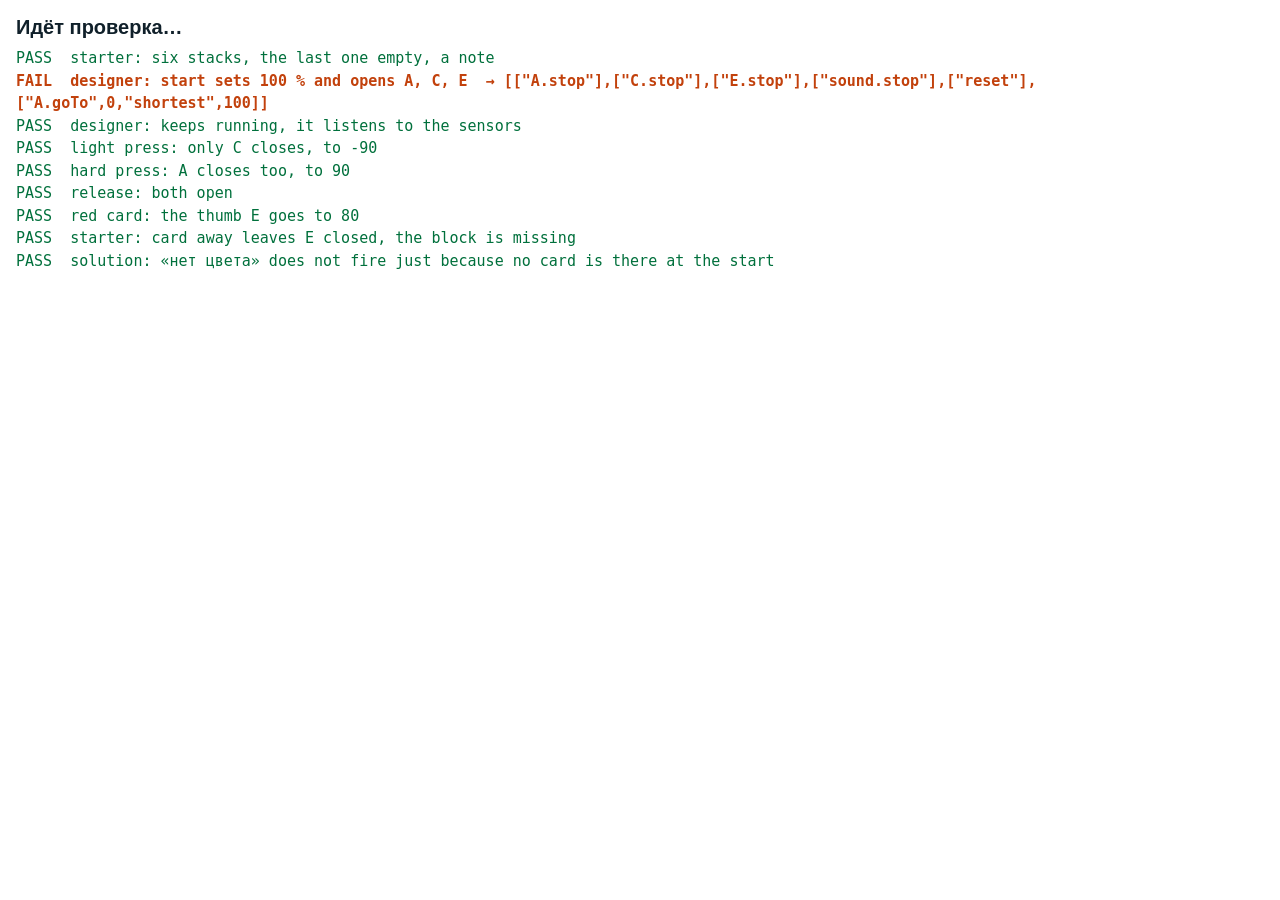
<file: tests/vm-check.html>
<!doctype html>
<html lang="ru">
<head>
<meta charset="utf-8">
<title>VM check</title>
<link rel="stylesheet" href="../css/style.css">
<link rel="stylesheet" href="../css/blocks.css">
<style>
  body { padding: 16px; font: 15px/1.5 Consolas, monospace; background: #fff; }
  h1 { font: 700 20px Arial, sans-serif; margin-bottom: 8px; }
  #out div { white-space: pre-wrap; }
  .pass { color: #00703c; } .fail { color: #c2410c; font-weight: 700; }
  /* The VM needs a live workspace, but nobody has to look at it. */
  #w { position: fixed; left: -3000px; top: 0; width: 1000px; height: 700px; }
</style>
</head>
<body>
<h1 id="sum">Идёт проверка…</h1>
<div id="out"></div>
<div id="w"></div>
<div id="toasts" class="toasts"></div>
<script src="../vendor/blockly/blockly_compressed_vertical.js"></script>
<script src="../vendor/blockly/blocks_compressed.js"></script>
<script src="../vendor/blockly/blocks_compressed_vertical.js"></script>
<script src="../vendor/blockly/messages.js"></script>
<script src="../vendor/blockly/msg_ru.js"></script>
<script src="../js/core.js"></script>
<script src="../js/blocks.js"></script>
<script src="../js/vm.js"></script>
<script>
// Runs the VM against a mock hw and prints one line per check.
(async function () {
  const sleep = (ms) => new Promise((r) => setTimeout(r, ms));
  const calls = [];
  const seen = (name) => calls.filter((c) => c[0] === name);
  const did = (name, ...args) => calls.some((c) => c[0] === name && JSON.stringify(c.slice(1)) === JSON.stringify(args));
  const rec = (name, ret) => (...args) => { calls.push([name, ...args]); return ret; };
  const later = (name) => (...args) => { calls.push([name, ...args]); return sleep(10); };
  const state = { button: false, tilted: false, gesture: false, force: 0, color: -1, reflected: 0, distance: null };

  // Each motor gets to where goTo sends it at once, so a program can be read off the positions.
  const wrap = (deg) => ((Math.round(deg) % 360) + 540) % 360 - 180;
  const motor = (p) => ({
    run: rec(p + '.run'), runPower: rec(p + '.runPower'), stop: rec(p + '.stop'), runFor: later(p + '.runFor'),
    runForSeconds: later(p + '.runForSeconds'),
    goTo(deg, mode, speed) { calls.push([p + '.goTo', deg, mode, speed]); return sleep(10).then(() => { this.position = wrap(deg); }); },
    position: 0, relative: 0, speedPct: 0, powerPct: 0, defaultSpeed: 75,
  });
  const hw = {
    ports: { A: 'motor', B: 'distance', C: 'motor', D: 'force', E: 'motor', F: 'color' },
    motors: {},
    display: { setImage: rec('setImage'), clear: rec('clear'), setPixel: rec('setPixel'), setBrightness: rec('setBrightness'),
      rotate: rec('rotate'), setOrientation: rec('setOrientation'), scroll: later('scroll') },
    centerLight: rec('centerLight'),
    distanceLights: rec('distanceLights'),
    sound: { beep: later('beep'), beepStart: rec('beepStart'), stop: rec('sound.stop'), play: later('play'), volume: 100,
      setEffect: rec('setEffect'), changeEffect: rec('changeEffect'), clearEffects: rec('clearEffects') },
    sensors: { force: () => state.force, color: () => state.color, reflected: () => state.reflected, distance: () => state.distance,
      button: () => state.button, tilted: () => state.tilted, orientationUp: (n) => n === 'top', gesture: () => state.gesture,
      angle: (a) => (a === 'yaw' ? 15 : 0), resetYaw: rec('resetYaw') },
    onEvent() {},
    reset: rec('reset'),
  };
  const fresh = () => { hw.motors = { A: motor('A'), C: motor('C'), E: motor('E') }; };
  fresh();
  const pos = () => ['A', 'C', 'E'].map((p) => hw.motors[p].position).join();

  const toasts = [];
  RA.toast = (text, kind) => toasts.push([text, kind]);

  const bl = RA.createBlocks(RA.$('#w'), { media: '../vendor/media/' });
  const states = [];
  const vm = RA.createVM(bl.workspace, hw, { onState: (on) => states.push(on) });

  let good = 0, bad = 0;
  const line = (ok, name, why) => {
    ok ? good++ : bad++;
    const el = document.createElement('div');
    el.className = ok ? 'pass' : 'fail';
    el.textContent = (ok ? 'PASS  ' : 'FAIL  ') + name + (ok || !why ? '' : '  → ' + why);
    RA.$('#out').append(el);
    console.log(el.textContent);
  };
  const check = (name, ok, why) => line(!!ok, name, why === undefined ? JSON.stringify(calls.slice(-6)) : why);

  // Small XML kit.
  const v = (name, shadow) => `<value name="${name}">${shadow}</value>`;
  const number = (name, n) => v(name, `<shadow type="math_number"><field name="NUM">${n}</field></shadow>`);
  const text = (name, s) => v(name, `<shadow type="text"><field name="TEXT">${s}</field></shadow>`);
  const port = (p) => v('PORT', `<shadow type="flippermotor_multiple-port-selector"><field name="field_flippermotor_multiple-port-selector">${p}</field></shadow>`);
  const b = (type, inner) => ({ type, inner: inner || '' });
  // Next-linked chain of blocks.
  const chain = (...list) => list.reduceRight((next, x) => `<block type="${x.type}">${x.inner}${next ? `<next>${next}</next>` : ''}</block>`, '');
  const stack = (...list) => `<statement name="SUBSTACK">${chain(...list)}</statement>`;
  const inner = (x) => `<block type="${x.type}">${x.inner}</block>`;
  const start = (...list) => chain(b('flipperevents_whenProgramStarts'), ...list).replace('<block', '<block x="20" y="20"');
  const decl = '<variables><variable type="" id="vx">x</variable><variable type="list" id="vl">l</variable><variable type="broadcast_msg" id="mg">go</variable></variables>';
  const xv = '<field name="VARIABLE" id="vx" variabletype="">x</field>';
  const xl = '<field name="LIST" id="vl" variabletype="list">l</field>';
  const msg = '<field name="BROADCAST_OPTION" id="mg" variabletype="broadcast_msg">go</field>';
  const say = (x) => b('flipperlight_lightDisplayText', `<value name="TEXT">${inner(x)}</value>`);
  const says = () => seen('scroll').map((c) => c[1]);
  const finished = async (ms) => { const end = Date.now() + (ms || 1500); while (vm.running && Date.now() < end) await sleep(10); };

  const load = (xml) => { vm.stop(); fresh(); bl.load(`<xml>${decl}${xml}</xml>`); calls.length = 0; toasts.length = 0; states.length = 0; };
  // Runs a program to its natural end.
  const run = async (xml) => { load(xml); vm.start(); await finished(); };
  // A task program on an open hand with nothing pressed, shown or near; a few polls later.
  const settle = () => sleep(150);
  const task = async (xml) => {
    vm.stop(); fresh();
    Object.assign(state, { force: 0, color: -1, distance: null });
    bl.load(xml);
    calls.length = 0; toasts.length = 0;
    vm.start();
    await settle();
  };

  // The designer's program, task 1: light press C, hard press A too, release both, red card E, no card E back (missing).
  bl.load(RA.STARTER_XML);
  const tops = bl.workspace.getTopBlocks(false), saved = bl.save();
  check('starter: six stacks, the last one empty, a note', tops.length === 6 && tops.filter((t) => !t.getNextBlock()).length === 1
    && saved.includes('<comment') && /field_flipperevents_color-selector">-1</.test(saved), tops.length + ' ' + saved.slice(0, 80));
  await task(RA.STARTER_XML);
  check('designer: start sets 100 % and opens A, C, E', ['A', 'C', 'E'].every((p) => did(p + '.goTo', 0, 'shortest', 100)) && pos() === '0,0,0');
  check('designer: keeps running, it listens to the sensors', vm.running, 'running=' + vm.running);
  state.force = 4; await settle();
  check('light press: only C closes, to -90', pos() === '0,-90,0' && did('C.goTo', 270, 'shortest', 100), pos());
  state.force = 9; await settle();
  check('hard press: A closes too, to 90', pos() === '90,-90,0', pos());
  state.force = 0; await settle();
  check('release: both open', pos() === '0,0,0', pos());
  state.color = 9; await settle();
  check('red card: the thumb E goes to 80', pos() === '0,0,80', pos());
  state.color = -1; await settle();
  check('starter: card away leaves E closed, the block is missing', pos() === '0,0,80', pos());
  await task(RA.SOLUTION_XML);
  check('solution: «нет цвета» does not fire just because no card is there at the start', seen('E.goTo').length === 1, JSON.stringify(seen('E.goTo')));
  state.color = 9; await settle();
  const closed = pos();
  state.color = -1; await settle();
  check('solution: red card closes E, card away opens it', closed === '0,0,80' && pos() === '0,0,0', closed + ' ' + pos());
  vm.stop();
  check('solution: stop() ends the run, stops every motor, resets hw', !vm.running && seen('reset').length > 0
    && ['A', 'C', 'E'].every((p) => seen(p + '.stop').length) && seen('sound.stop').length > 0);
  calls.length = 0;
  state.force = 4;
  await sleep(100);
  state.force = 0;
  check('the sensor is ignored after stop', !calls.some((c) => c[0].endsWith('.goTo')));

  // Task 3: one hard press closes all three, the release opens them.
  await task(RA.ONEPRESS_XML);
  state.force = 9; await settle();
  const all = pos();
  state.force = 0; await settle();
  check('one press: hard press closes A, C and E, release opens all', all === '90,-90,80' && pos() === '0,0,0', all + ' ' + pos());
  vm.stop();

  // Task 4: closes on start, opens by itself when a hand comes closer than 10 cm.
  await task(RA.HANDOVER_XML);
  const start4 = pos();
  state.distance = 30; await settle();
  const far = pos();
  state.distance = 8; await settle();
  check('handover: closes, waits at 30 cm, opens below 10 cm', start4 === '90,-90,80' && far === start4 && pos() === '0,0,0', `${start4} ${far} ${pos()}`);
  vm.stop();
  state.distance = null;

  // Forever without wait.
  load(start(b('control_forever', stack(b('flipperlight_lightDisplayOff')))));
  vm.start();
  const t0 = performance.now();
  let beats = 0;
  while (performance.now() - t0 < 300) { await new Promise((r) => setTimeout(r, 0)); beats++; }
  const spins = seen('clear').length;
  check('forever: page keeps running', beats > 10, 'timers fired ' + beats);
  check('forever: the loop really spins', spins > 50, 'iterations ' + spins);
  check('forever: still running', vm.running, 'running=false');
  vm.stop();
  await sleep(20);
  const after = seen('clear').length;
  await sleep(100);
  check('forever: stop() ends it', seen('clear').length === after && !vm.running, `${after} then ${seen('clear').length}`);

  // Empty forever loop must not spin the page to death either.
  load(start(b('control_forever')));
  vm.start();
  const t1 = performance.now();
  await sleep(50);
  check('forever: empty body does not freeze', performance.now() - t1 < 400, 'blocked ' + Math.round(performance.now() - t1) + ' ms');
  vm.stop();

  // Repeat.
  await run(start(b('control_repeat', v('TIMES', '<shadow type="math_whole_number"><field name="NUM">3</field></shadow>') + stack(b('flipperlight_lightDisplayOff')))));
  check('repeat: 3 times', seen('clear').length === 3, 'clear ' + seen('clear').length);
  check('natural end: running falls back to false', !vm.running && states.join() === 'true,false', states.join());

  // If / else.
  const tf = (lhs, rhs, then, other) => b('control_if_else',
    `<value name="CONDITION"><block type="operator_lt">${text('OPERAND1', lhs)}${text('OPERAND2', rhs)}</block></value>`
    + `<statement name="SUBSTACK">${inner(say2(then))}</statement><statement name="SUBSTACK2">${inner(say2(other))}</statement>`);
  const say2 = (s) => b('flipperlight_lightDisplayText', text('TEXT', s));
  await run(start(tf('1', '2', 'yes', 'no')));
  check('if/else: true branch', says().join() === 'yes', says().join());
  await run(start(tf('2', '1', 'yes', 'no')));
  check('if/else: false branch', says().join() === 'no', says().join());
  await run(start(b('control_if', `<value name="CONDITION"><block type="operator_gt">${text('OPERAND1', '9')}${text('OPERAND2', '10')}</block></value>${stack(say2('never'))}`), say2('after')));
  check('if: numbers compare as numbers', says().join() === 'after', says().join());

  // Wait.
  const w0 = performance.now();
  await run(start(b('control_wait', v('DURATION', '<shadow type="math_positive_number"><field name="NUM">0.1</field></shadow>')), b('flipperlight_lightDisplayOff')));
  const waited = performance.now() - w0;
  check('wait: 0.1 s takes that long', waited >= 95 && waited < 600 && seen('clear').length === 1, Math.round(waited) + ' ms');
  load(start(b('control_wait', v('DURATION', '<shadow type="math_positive_number"><field name="NUM">5</field></shadow>')), b('flipperlight_lightDisplayOff')));
  vm.start();
  await sleep(30);
  vm.stop();
  await sleep(30);
  check('wait: stop() cancels a long wait', !vm.running && !seen('clear').length);
  load(start(b('control_wait_until', `<value name="CONDITION">${inner(b('flippersensors_buttonIsPressed', '<field name="BUTTON">left</field><field name="EVENT">pressed</field>'))}</value>`), say2('go')));
  state.button = false;
  vm.start();
  await sleep(120);
  const early = says().length;
  state.button = true;
  await finished();
  state.button = false;
  check('wait until: waits, then continues', early === 0 && says().join() === 'go', `${early} ${says().join()}`);
  await run(start(
    b('data_setvariableto', xv + text('VALUE', '0')),
    b('control_repeat_until', `<value name="CONDITION"><block type="operator_equals"><value name="OPERAND1"><block type="data_variable">${xv}</block></value>${text('OPERAND2', '4')}</block></value>`
      + stack(b('data_changevariableby', xv + number('VALUE', 1)))),
    say(b('data_variable', xv))));
  check('repeat until + variable', says().join() === '4', says().join());

  // Variables and lists.
  await run(start(b('data_setvariableto', xv + text('VALUE', '5')), b('data_changevariableby', xv + number('VALUE', 2)), say(b('data_variable', xv))));
  check('variable: set and change', says().join() === '7', says().join());
  await run(start(say(b('data_variable', xv))));
  check('variable: starts from 0 on every run', says().join() === '0', says().join());
  await run(start(
    b('data_addtolist', xl + text('ITEM', 'a')), b('data_addtolist', xl + text('ITEM', 'b')),
    b('data_insertatlist', xl + number('INDEX', 2) + text('ITEM', 'c')),
    b('data_replaceitemoflist', xl + number('INDEX', 1) + text('ITEM', 'z')),
    say(b('data_listcontents', xl)), say(b('data_lengthoflist', xl)),
    say(b('data_itemoflist', xl + number('INDEX', 2))), say(b('data_itemnumoflist', xl + text('ITEM', 'b'))),
    say(b('data_listcontainsitem', xl + text('ITEM', 'q'))),
    b('data_deleteoflist', xl + number('INDEX', 1)), say(b('data_listcontents', xl)),
    b('data_deletealloflist', xl), say(b('data_lengthoflist', xl))));
  check('lists: all operations', says().join('|') === 'z c b|3|c|3|false|c b|0', says().join('|'));

  // Broadcast.
  await run(start(say2('a'), b('event_broadcast', `<value name="BROADCAST_INPUT"><shadow type="event_broadcast_menu">${msg}</shadow></value>`), say2('b'))
    + chain(b('event_whenbroadcastreceived', msg), say2('heard')).replace('<block', '<block x="20" y="300"'));
  check('broadcast: reaches the hat', says().sort().join() === 'a,b,heard', says().join());
  await run(start(b('event_broadcastandwait', `<value name="BROADCAST_INPUT"><shadow type="event_broadcast_menu">${msg}</shadow></value>`), say2('after'))
    + chain(b('event_whenbroadcastreceived', msg), say2('one'), say2('two')).replace('<block', '<block x="20" y="300"'));
  check('broadcast and wait: waits for the hat', says().join() === 'one,two,after', says().join());

  // My block.
  const proto = '<mutation proccode="сжать" argumentids="[]" argumentnames="[]" argumentdefaults="[]" warp="false"></mutation>';
  await run(start(say2('before'), b('procedures_call', '<mutation proccode="сжать" argumentids="[]" warp="false"></mutation>'), say2('after'))
    + chain(b('procedures_definition', `<statement name="custom_block"><shadow type="procedures_prototype">${proto}</shadow></statement>`), say2('body')).replace('<block', '<block x="20" y="300"'));
  check('my block: call runs the definition', says().join() === 'before,body,after', says().join());

  const call = b('procedures_call', '<mutation proccode="сжать" argumentids="[]" warp="false"></mutation>');
  await run(start(call, say2('never'))
    + chain(b('procedures_definition', `<statement name="custom_block"><shadow type="procedures_prototype">${proto}</shadow></statement>`), call).replace('<block', '<block x="20" y="300"'));
  check('my block: endless self-call stops with a note', !vm.running && !says().length && toasts.length === 1, JSON.stringify(toasts));

  // Operators, each reporter through the hub text.
  const op = (type, inner2) => say(b(type, inner2));
  const two = (a, c) => number('NUM1', a) + number('NUM2', c);
  const math = (o, n) => op('operator_mathop', `<field name="OPERATOR">${o}</field>${number('NUM', n)}`);
  const cases = [
    [op('operator_add', two(2, 3)), '5'], [op('operator_subtract', two(2, 3)), '-1'], [op('operator_multiply', two(2, 3)), '6'],
    [op('operator_divide', two(3, 2)), '1.5'], [op('operator_mod', two(-1, 4)), '3'], [op('operator_round', number('NUM', 2.5)), '3'],
    [math('abs', -4), '4'], [math('floor', 1.7), '1'], [math('ceiling', 1.2), '2'], [math('sqrt', 9), '3'], [math('sin', 90), '1'], [math('cos', 180), '-1'],
    [op('operator_join', text('STRING1', 'ab') + text('STRING2', 'cd')), 'abcd'], [op('operator_letter_of', number('LETTER', 2) + text('STRING', 'abc')), 'b'],
    [op('operator_length', text('STRING', 'hello')), '5'], [op('operator_contains', text('STRING1', 'Apple') + text('STRING2', 'pp')), 'true'],
    [op('operator_equals', text('OPERAND1', 'ДА') + text('OPERAND2', 'да')), 'true'], [op('operator_gt', text('OPERAND1', '10') + text('OPERAND2', '9')), 'true'],
    [op('flipperoperator_isInBetween', number('VALUE', 5) + number('LOW', -10) + number('HIGH', 10)), 'true'],
    [op('flipperoperator_isInBetween', number('VALUE', 11) + number('LOW', -10) + number('HIGH', 10)), 'false'],
    [op('operator_not', ''), 'true'],
    [op('operator_and', `<value name="OPERAND1"><block type="operator_not"></block></value><value name="OPERAND2"><block type="operator_not"></block></value>`), 'true'],
    [op('operator_or', ''), 'false'],
  ];
  await run(start(...cases.map((c) => c[0])));
  const want = cases.map((c) => c[1]).join();
  check('operators: ' + cases.length + ' reporters', says().join() === want, says().join() + ' ≠ ' + want);
  await run(start(op('operator_random', number('FROM', 3) + number('TO', 3))));
  check('operators: random', says().join() === '3', says().join());

  // Wrong ports: one friendly warning per run that names the right ports.
  const atB = b('flippermotor_motorStartDirection', port('B') + '<field name="DIRECTION">clockwise</field>');
  await run(start(atB, atB, say2('still here')));
  check('motor block on the distance port: one friendly warning', toasts.length === 1 && toasts[0][1] === 'warn'
    && toasts[0][0] === 'В порту B датчик расстояния, а не мотор. Пальцы: моторы A и C, большой палец: мотор E.', JSON.stringify(toasts));
  check('wrong port: no motor call, program goes on', !calls.some((c) => c[0].endsWith('.run')) && says().join() === 'still here');
  await run(start(atB));
  check('wrong port: warns again on the next run', toasts.length === 1, JSON.stringify(toasts));
  await run(start(b('flippermove_move', '<field name="DIRECTION">forward</field><field name="UNIT">cm</field>' + number('VALUE', 10)), say2('ok')));
  check('movement: skipped with a note', toasts[0] && toasts[0][0] === 'У этой модели нет ходовых моторов: блок пропущен.' && says().join() === 'ok', JSON.stringify(toasts));
  Object.assign(state, { force: 5, color: 9, distance: 12 });
  await run(start(say(b('flippersensors_color', port('A'))), say(b('flippersensors_isPressed', port('A') + '<field name="OPTION">pressed</field>')),
    say(b('flippersensors_distance', port('F') + '<field name="UNIT">cm</field>'))));
  Object.assign(state, { force: 0, color: -1, distance: null });
  check('sensor on a wrong port: reads nothing, names the right port', says().join() === '-1,false,200' && toasts.map((x) => x[0]).join('|')
    === 'В порту A нет датчика цвета. Датчик цвета подключён к порту F.|В порту A нет датчика силы. Датчик силы подключён к порту D.|'
    + 'В порту F нет датчика расстояния. Датчик расстояния подключён к порту B.', says().join() + JSON.stringify(toasts));

  // Motors: a block's port picks the motor; start resets every speed to 75 %.
  await run(start(
    b('flippermotor_motorSetSpeed', port('C') + number('SPEED', 40)),
    b('flippermotor_motorGoDirectionToPosition', port('C') + '<field name="DIRECTION">shortest</field>' + number('POSITION', 270)),
    say(b('flippermotor_absolutePosition', port('C'))), say(b('flippermotor_absolutePosition', port('A')))));
  check('motors: port C only, 270 by the shortest path ends at -90', did('C.goTo', 270, 'shortest', 40) && says().join() === '-90,0'
    && !seen('A.goTo').length && !seen('E.goTo').length, says().join() + JSON.stringify(calls.slice(-4)));
  load(start(b('flipperlight_lightDisplayOff')));
  hw.motors.C.defaultSpeed = 40;
  vm.start();
  check('start: every motor back to 75 %', ['A', 'C', 'E'].every((p) => hw.motors[p].defaultSpeed === 75), JSON.stringify(Object.values(hw.motors).map((m) => m.defaultSpeed)));
  vm.stop();

  // The colour sensor in F: SPIKE's codes, -1 for «нет цвета», reflected light in %.
  const colorMenu = (cat, code) => `<shadow type="flipper${cat}_color-selector"><field name="field_flipper${cat}_color-selector">${code}</field></shadow>`;
  const isC = (code) => say(b('flippersensors_isColor', port('F') + v('VALUE', colorMenu('sensing', code))));
  const refl = (op, n) => say(b('flippersensors_isReflectivity', port('F') + `<field name="COMPARATOR">${op}</field>` + number('VALUE', n)));
  Object.assign(state, { color: 9, reflected: 42.4 });
  await run(start(isC(9), isC(5), say(b('flippersensors_color', port('F'))), say(b('flippersensors_reflectivity', port('F'))), refl('lt', 50), refl('gt', 50), refl('eq', 42)));
  check('colour: red yes, green no, code 9, light 42 % and < > =', says().join() === 'true,false,9,42,true,false,true', says().join());
  state.color = -1;
  await run(start(isC(-1), isC(0), say(b('flippersensors_color', port('F')))));
  check('colour: «нет цвета» is -1, not black', says().join() === 'true,false,-1', says().join());
  const whenC = (code) => chain(b('flipperevents_whenColor', port('F') + v('OPTION', colorMenu('events', code))), say2('c' + code)).replace('<block', '<block x="20" y="20"');
  state.color = 9;
  load(whenC(9));
  vm.start();
  await sleep(90);
  const atStartC = says().length;
  state.color = -1; await sleep(90);
  state.color = 9; await sleep(90);
  state.color = 5; await sleep(90);
  check('colour hat: fires when red comes, not for the card already there', atStartC === 0 && says().join() === 'c9', atStartC + ' ' + says().join());
  vm.stop();
  state.color = -1;
  load(whenC(-1));
  vm.start();
  await sleep(90);
  const atStartN = says().length;
  state.color = 9; await sleep(90);
  state.color = -1; await sleep(90);
  check('colour hat: «нет цвета» waits for the card to go away', atStartN === 0 && says().join() === 'c-1', atStartN + ' ' + says().join());
  vm.stop();

  // The distance sensor in B: cm, % of 200 cm, inches; nothing in range reads as far away.
  const dist = (unit) => say(b('flippersensors_distance', port('B') + `<field name="UNIT">${unit}</field>`));
  const nearer = (cmp, n, unit) => `<field name="COMPARATOR">${cmp}</field>` + number('VALUE', n) + `<field name="UNIT">${unit || 'cm'}</field>`;
  const isD = (cmp, n, unit) => say(b('flippersensors_isDistance', port('B') + nearer(cmp, n, unit)));
  state.distance = 12;
  await run(start(dist('cm'), dist('percent'), dist('inches'), isD('closer', 15), isD('farther', 15), isD('closer', 5, 'percent'), isD('closer', 5, 'inches')));
  check('distance: 12 cm, 6 %, 5 in, closer and farther', says().join() === '12,6,5,true,false,false,true', says().join());
  state.distance = null;
  await run(start(dist('cm'), dist('percent'), dist('inches'), isD('closer', 10), isD('farther', 10)));
  check('distance: nothing in range reads 200 cm, never closer', says().join() === '200,100,79,false,true', says().join());
  const whenD = (cmp, n) => chain(b('flipperevents_whenDistance', port('B') + nearer(cmp, n)), say2(cmp)).replace('<block', '<block x="20" y="20"');
  state.distance = 30;
  load(whenD('closer', 10));
  vm.start();
  await sleep(90);
  const atStartD = says().length;
  state.distance = 8; await sleep(90);
  state.distance = 6; await sleep(90);
  state.distance = 30; await sleep(90);
  state.distance = 9.6; await sleep(90);
  check('distance hat: «ближе 10 см» fires on each approach, 9.6 counts', atStartD === 0 && says().length === 2, atStartD + ' ' + says().join());
  vm.stop();
  state.distance = null;
  load(whenD('farther', 20));
  vm.start();
  await sleep(90);
  const atStartF = says().length;
  state.distance = 10; await sleep(90);
  state.distance = 30; await sleep(90);
  check('distance hat: «дальше» ignores the start, fires on the way out', atStartF === 0 && says().join() === 'farther', atStartF + ' ' + says().join());
  vm.stop();
  state.distance = null;
  const eyes = (val) => b('flipperlight_ultrasonicLightUp', port('B') + v('VALUE', `<shadow type="flipperlight_eyes-selector"><field name="field_flipperlight_eyes-selector">${val}</field></shadow>`));
  await run(start(eyes('100 0 100 0')));
  check('distance lights: four values reach hw', did('distanceLights', [100, 0, 100, 0]));
  const lights = hw.distanceLights;
  delete hw.distanceLights;
  await run(start(eyes('100 100 100 100'), say2('ok')));
  hw.distanceLights = lights;
  check('distance lights: skipped quietly without them', says().join() === 'ok' && !toasts.length, says().join() + JSON.stringify(toasts));

  // The force sensor in D: newtons, percent and its three states. Touch counts from 0.6 Н, hard from 7 Н.
  const portD = port('D');
  const force = (unit) => say(b('flippersensors_force', portD + `<field name="UNIT">${unit}</field>`));
  const isP = (what) => say(b('flippersensors_isPressed', portD + `<field name="OPTION">${what}</field>`));
  state.force = 4.2;
  await run(start(force('newton'), force('percent'), isP('pressed'), isP('hardpressed'), isP('released')));
  check('force: Н, %, pressed, not hard, not released', says().join() === '4.2,42,true,false,false', says().join());
  state.force = 0.5;
  await run(start(isP('pressed'), isP('released')));
  const light = says().join();
  state.force = 0.6;
  await run(start(isP('pressed'), isP('released')));
  check('force: touch counts from 0.6 Н', light === 'false,true' && says().join() === 'true,false', light + ' ' + says().join());
  state.force = 6.9;
  await run(start(isP('hardpressed')));
  const soft = says().join();
  state.force = 7;
  await run(start(isP('hardpressed')));
  check('force: hard from 7 Н', soft === 'false' && says().join() === 'true', soft + ' ' + says().join());
  // The same block read twice: it remembers what it saw the last time.
  const twice = (x) => start(b('control_repeat', v('TIMES', '<shadow type="math_whole_number"><field name="NUM">2</field></shadow>') + stack(b('control_wait', number('DURATION', 0.1)), x)));
  state.force = 2;
  await run(twice(isP('changed')));
  const still = says().join();
  load(twice(isP('changed')));
  vm.start();
  await sleep(150);
  state.force = 3;
  await finished();
  check('force: «давление изменилось» sees a change', still === 'false,false' && says().join() === 'false,true', still + ' ' + says().join());
  state.force = 0;

  // The force hat fires on edges only.
  const when = (what, p) => chain(b('flipperevents_whenPressed', port(p || 'D') + `<field name="OPTION">${what}</field>`), say2(what)).replace('<block', '<block x="20" y="20"');
  load(when('pressed'));
  vm.start();
  await sleep(90);
  const idle = says().length;
  state.force = 4; await sleep(120);
  state.force = 5; await sleep(120);
  state.force = 0; await sleep(90);
  state.force = 4; await sleep(120);
  check('hat: «нажата» fires once per press', idle === 0 && says().length === 2, idle + ' ' + says().join());
  vm.stop();
  state.force = 0;
  load(when('released'));
  vm.start();
  await sleep(90);
  const atStart = says().length;
  state.force = 4; await sleep(90);
  state.force = 0; await sleep(120);
  check('hat: «отпущена» waits for a real release', atStart === 0 && says().join() === 'released', atStart + ' ' + says().join());
  vm.stop();
  load(when('hardpressed'));
  vm.start();
  await sleep(60);
  state.force = 4; await sleep(90);
  const notHard = says().length;
  state.force = 9; await sleep(120);
  check('hat: «сильно нажата» only above 7 Н', notHard === 0 && says().join() === 'hardpressed', notHard + ' ' + says().join());
  vm.stop();
  state.force = 0;
  load(when('changed'));
  vm.start();
  await sleep(90);
  state.force = 2; await sleep(90);
  state.force = 3; await sleep(90);
  check('hat: «давление изменилось» fires on each change', says().length === 2, says().join());
  vm.stop();
  state.force = 0;
  load(when('pressed', 'A'));
  vm.start();
  await sleep(60);
  check('hat: force hat on the wrong port warns once', toasts.length === 1 && toasts[0][0] === 'В порту A нет датчика силы. Датчик силы подключён к порту D.', JSON.stringify(toasts));
  vm.stop();

  // Motors, display and sound reach the hardware.
  const portA = port('A');
  load(start(
    b('flippermotor_motorSetSpeed', portA + number('SPEED', 40)),
    b('flippermotor_motorTurnForDirection', portA + '<field name="DIRECTION">counterclockwise</field><field name="UNIT">degrees</field>' + number('VALUE', 90)),
    b('flippermotor_motorTurnForDirection', portA + '<field name="DIRECTION">clockwise</field><field name="UNIT">rotations</field>' + number('VALUE', 2)),
    b('flippermotor_motorGoDirectionToPosition', portA + '<field name="DIRECTION">shortest</field>' + number('POSITION', 30)),
    b('flippermotor_motorStartDirection', portA + '<field name="DIRECTION">counterclockwise</field>'),
    b('flippermotor_motorStop', portA),
    b('flippermoremotor_motorSetDegreeCounted', portA + number('VALUE', 0)),
    say(b('flippermotor_absolutePosition', portA)), say(b('flippermotor_speed', portA)), say(b('flippermoremotor_power', portA)), say(b('flippermoremotor_position', portA))));
  Object.assign(hw.motors.A, { relative: 7, speedPct: 55, powerPct: -100 });
  vm.start();
  await finished();
  check('motor: speed and all moves', did('A.runFor', -90, 40) && did('A.runFor', 720, 40) && did('A.goTo', 30, 'shortest', 40) && did('A.run', 40, -1) && seen('A.stop').length);
  check('motor: reporters', says().join() === '30,55,-100,0', says().join());
  const matrix = 'flipperlight_lightDisplayImageOnForTime';
  await run(start(
    b(matrix, v('MATRIX', '<shadow type="matrix"><field name="MATRIX">1000000000000000000000001</field></shadow>') + number('VALUE', 0.02)),
    b('flipperlight_lightDisplaySetBrightness', number('BRIGHTNESS', 50)),
    b('flipperlight_lightDisplaySetPixel', number('X', 2) + number('Y', 3) + number('BRIGHTNESS', 100)),
    b('flipperlight_lightDisplayRotate', '<field name="DIRECTION">counterclockwise</field>'),
    b('flipperlight_centerButtonLight', v('COLOR', '<shadow type="flipperlight_colour-selector"><field name="field_flipperlight_colour-selector">#00C040</field></shadow>')),
    b('flippersound_beepForTime', v('NOTE', '<shadow type="note"><field name="NOTE">72</field></shadow>') + number('DURATION', 0.01)),
    b('flippersound_playSoundUntilDone', v('SOUND', '<shadow type="flippersounds_sound-selector"><field name="field_flippersounds_sound-selector">Laser</field></shadow>')),
    b('sound_setvolumeto', number('VOLUME', 60)), b('sound_changevolumeby', number('VOLUME', -10)), say(b('sound_volume')),
    b('sound_seteffectto', '<field name="EFFECT">PITCH</field>' + number('VALUE', 100))));
  const img = seen('setImage')[0];
  check('display: picture, 25 values, then clear', img && img[1].length === 25 && img[1][0] === 100 && img[1][1] === 0 && seen('clear').length === 1);
  check('display: pixel, brightness, rotate, centre light', did('setPixel', 2, 3, 100) && did('setBrightness', 50) && did('rotate', -1) && did('centerLight', '#00C040'));
  check('sound: beep, sound, volume, effect', did('beep', 72, 0.01) && did('play', 'Laser', true) && says().join() === '50' && did('setEffect', 'pitch', 100));
  hw.sound.volume = 100;

  // Timer and hats nothing announces.
  await run(start(b('control_wait', v('DURATION', '<shadow type="math_positive_number"><field name="NUM">0.05</field></shadow>')),
    say(b('operator_gt', `<value name="OPERAND1">${inner(b('flippersensors_timer'))}</value>${text('OPERAND2', '0.04')}`)),
    b('flippersensors_resetTimer'),
    say(b('operator_lt', `<value name="OPERAND1">${inner(b('flippersensors_timer'))}</value>${text('OPERAND2', '0.04')}`))));
  check('timer: counts and resets', says().join() === 'true,true', says().join());
  load(chain(b('flipperevents_whenTimer', number('VALUE', 0.1)), say2('time')).replace('<block', '<block x="20" y="20"'));
  vm.start();
  await sleep(50);
  const none = says().length;
  await sleep(200);
  check('hat: timer fires once', none === 0 && says().join() === 'time', `${none} ${says().join()}`);
  check('hat: a listening program keeps running', vm.running, 'stopped');
  vm.stop();
  load(chain(b('flipperevents_whenTilted', v('VALUE', '<shadow type="flipperevents_tilt-selector"><field name="field_flipperevents_tilt-selector">left</field></shadow>')), say2('tilt')).replace('<block', '<block x="20" y="20"'));
  state.tilted = false;
  vm.start();
  await sleep(90);
  state.tilted = true;
  await sleep(120);
  state.tilted = false;
  await sleep(90);
  state.tilted = true;
  await sleep(120);
  state.tilted = false;
  check('hat: tilt fires on each rising edge', says().length === 2, says().join());
  vm.stop();
  load(chain(b('flipperevents_whenGesture', '<field name="EVENT">shake</field>'), say2('shook')).replace('<block', '<block x="20" y="20"'));
  vm.start();
  await sleep(50);
  state.gesture = true;
  vm.dispatch({ type: 'gesture', name: 'shake' });
  await sleep(120);
  state.gesture = false;
  check('hat: gesture fires once for one shake', says().length === 1, says().join());
  vm.stop();
  load(chain(b('flipperevents_whenCondition', `<value name="CONDITION">${inner(b('flippersensors_isorientation', '<field name="VALUE">top</field>'))}</value>`), say2('up')).replace('<block', '<block x="20" y="20"'));
  vm.start();
  await sleep(100);
  check('hat: condition fires once while true', says().length === 1, says().join());
  vm.stop();

  // A re-triggered hat starts over, and stop options.
  load(chain(b('flipperevents_whenButton', '<field name="BUTTON">left</field><field name="EVENT">pressed</field>'), say2('in'),
    b('control_wait', number('DURATION', 0.2)), say2('out')).replace('<block', '<block x="20" y="20"'));
  vm.start();
  vm.dispatch({ type: 'button', side: 'left', state: 'pressed' });
  await sleep(60);
  vm.dispatch({ type: 'button', side: 'left', state: 'pressed' });
  await sleep(60);
  check('hat: re-trigger restarts the stack', says().join() === 'in,in', says().join());
  await sleep(220);
  check('hat: only the new run finishes', says().join() === 'in,in,out', says().join());
  vm.stop();
  await run(start(say2('a'), b('flippercontrol_stop', '<field name="STOP_OPTION">exit</field>'), say2('b')));
  check('stop: exit ends the program', !vm.running && says().join() === 'a' && seen('reset').length > 0, says().join());
  await run(start(say2('a'), b('flippercontrol_stop', '<field name="STOP_OPTION">this</field>'), say2('b')));
  check('stop: this stack', !vm.running && says().join() === 'a', says().join());
  await run(start(b('control_wait', number('DURATION', 0.05)), b('flippercontrol_stopOtherStacks'), say2('winner'))
    + chain(b('flipperevents_whenProgramStarts'), b('control_forever', stack(b('flipperlight_lightDisplayOff')))).replace('<block', '<block x="20" y="300"'));
  check('stop: other stacks', !vm.running && says().join() === 'winner', says().join());

  // Every block of the palette runs with its default values without an error.
  bl.workspace.clear();
  const failures = [];
  const logError2 = console.error;
  console.error = (e) => failures.push(String(e));
  const palette = bl.workspace.toolbox_.flyout_.workspace_.getTopBlocks(true);
  for (const p of palette) {
    const xml = Blockly.Xml.domToText(Blockly.Xml.blockToDom(p)).replace(/ xmlns="[^"]*"/, '').replace(/ id="[^"]*"/g, '');
    const program = p.outputConnection ? start({ type: 'flipperlight_lightDisplayText', inner: `<value name="TEXT">${xml}</value>` })
      : p.previousConnection ? start({ type: 'control_if', inner: '' }).replace('</block></next>', `<next>${xml}</next></block></next>`)
      : xml.replace('<block', '<block x="20" y="20"');
    load(program);
    vm.start();
    await sleep(p.previousConnection ? 25 : 12);
    vm.stop();
  }
  console.error = logError2;
  check(`palette: all ${palette.length} blocks run`, palette.length > 95 && !failures.length, palette.length + ' ' + failures.join(' | '));

  load('');
  vm.start();
  check('empty workspace: says so and does not run', !vm.running && toasts.length === 1, JSON.stringify(toasts));

  // Edits while running must not crash.
  load(start(b('control_forever', stack(b('flipperlight_lightDisplayOff')))));
  vm.start();
  await sleep(30);
  const errors = [];
  const logError = console.error;
  console.error = (e) => errors.push(e);
  bl.workspace.getTopBlocks(false)[0].dispose(false, false);
  await sleep(30);
  const left = seen('clear').length;
  await sleep(80);
  console.error = logError;
  check('deleting a running stack ends it quietly', !errors.length && seen('clear').length === left && !vm.running, `${errors} ${left} ${seen('clear').length}`);
  vm.stop();

  RA.$('#sum').textContent = bad ? `FAIL: ${bad} из ${good + bad}` : `PASS: ${good} из ${good}`;
  document.title = bad ? 'FAIL' : 'PASS';
  console.log(RA.$('#sum').textContent);
})().catch((e) => {
  document.title = 'FAIL';
  RA.$('#sum').textContent = 'FAIL: ' + e.message;
  console.error(e);
});
</script>
</body>
</html>
</file>
<file: css/style.css>
/* Layout: app shell with a Technic beam as the top navigation; each lesson part is one view.
   Single light theme on purpose: this runs on classroom projectors, and the SPIKE app is white. */
:root {
  --ink: #10202a;        /* text, blue-black like Technic parts */
  --ink-2: #47586a;      /* secondary text */
  --line: #d6e1e7;       /* hairlines */
  --paper: #ffffff;
  --mist: #eef4f7;       /* page ground, azure-biased grey */
  --azure: #00adc4;      /* motor housing */
  --azure-deep: #00788c;
  --magenta: #c92e85;    /* frame */
  --magenta-deep: #9c1c63;
  --yellow: #fed920;     /* hub */
  --black: #16151a;
  --ok: #00964f;
  --warn: #c2410c;
  --font-display: "Unbounded", "Arial Black", system-ui, sans-serif;
  --font-body: "Golos Text", "Segoe UI", Roboto, Arial, sans-serif;
  --font-mono: "JetBrains Mono", "Cascadia Mono", Consolas, monospace;
  --topbar-h: 64px;
  --gutter-l: max(16px, env(safe-area-inset-left, 0px));
  --gutter-r: max(16px, env(safe-area-inset-right, 0px));
  color-scheme: light;
}
*, *::before, *::after { box-sizing: border-box; }
html, body { height: 100%; }
body {
  margin: 0;
  background: var(--mist);
  color: var(--ink);
  font: 400 18px/1.55 var(--font-body);
  -webkit-text-size-adjust: 100%;
}
body::before { content: ""; position: fixed; inset: 0 0 auto; height: env(safe-area-inset-top, 0px); z-index: 10; background: var(--paper); }
h1, h2, h3 { font-family: var(--font-display); font-weight: 700; line-height: 1.15; margin: 0; text-wrap: balance; }
p { margin: 0; }
a { color: var(--azure-deep); }
button { font: inherit; color: inherit; }
:focus-visible { outline: 3px solid var(--azure); outline-offset: 2px; border-radius: 4px; }

.topbar {
  position: sticky; top: env(safe-area-inset-top, 0px); z-index: 20;
  height: var(--topbar-h);
  display: flex; align-items: center; justify-content: space-between; gap: 16px;
  padding-left: var(--gutter-l); padding-right: var(--gutter-r);
  background: var(--paper);
  border-bottom: 1px solid var(--line);
}
.topbar__brand { display: flex; align-items: baseline; gap: 12px; min-width: 0; text-decoration: none; color: inherit; }
.topbar__week {
  font: 700 13px/1 var(--font-display); white-space: nowrap;
  padding: 6px 10px; background: var(--yellow); border-radius: 6px;
}
.topbar__topic { font-weight: 600; font-size: 15px; color: var(--ink-2); white-space: nowrap; overflow: hidden; text-overflow: ellipsis; }

/* The nav is a Technic beam: stops are its pin holes, a finished stop gets a yellow pin. */
.beam {
  --hole: 22px;
  display: flex; align-items: center; gap: 4px;
  height: 44px; padding: 0 8px;
  border-radius: 22px;
  background: var(--magenta);
  box-shadow: inset 0 -3px 0 var(--magenta-deep);
}
.beam__stop {
  display: flex; align-items: center; gap: 8px;
  height: 36px; padding: 0 14px 0 7px;
  border-radius: 18px;
  color: #fff; text-decoration: none;
  font-weight: 700; font-size: 15px; white-space: nowrap;
}
.beam__stop:hover { background: rgba(255, 255, 255, 0.14); }
.beam__stop:focus-visible { outline-color: var(--yellow); }
.beam__hole {
  width: var(--hole); height: var(--hole); flex: none; border-radius: 50%;
  background: var(--magenta-deep);
  box-shadow: inset 0 2px 3px rgba(0, 0, 0, 0.45), 0 0 0 2px rgba(255, 255, 255, 0.28);
}
.beam__stop.is-done .beam__hole { background: radial-gradient(circle at 40% 35%, #fff2a8, var(--yellow) 60%); box-shadow: 0 0 0 2px rgba(255, 255, 255, 0.5); }
.beam__stop.is-current { background: #fff; color: var(--magenta-deep); }
.beam__stop.is-current .beam__hole { background: var(--ink); box-shadow: inset 0 2px 3px #000; }
.beam__stop.is-current.is-done .beam__hole { background: radial-gradient(circle at 40% 35%, #fff2a8, var(--yellow) 60%); box-shadow: 0 0 0 2px var(--magenta); }

.view { min-height: calc(100% - var(--topbar-h)); }

.btn {
  display: inline-flex; align-items: center; justify-content: center; gap: 10px;
  min-height: 48px; padding: 0 22px;
  border: 2px solid var(--ink); border-radius: 12px;
  background: var(--paper); color: var(--ink);
  font: 700 16px/1 var(--font-body); text-decoration: none; cursor: pointer;
  box-shadow: 0 3px 0 var(--ink);
  transition: transform 0.08s, box-shadow 0.08s;
}
.btn:hover { transform: translateY(1px); box-shadow: 0 2px 0 var(--ink); }
.btn:active { transform: translateY(3px); box-shadow: none; }
.btn--primary { background: var(--yellow); }
.btn--azure { background: var(--azure); color: #fff; }

.toasts {
  position: fixed; z-index: 50;
  left: 50%; transform: translateX(-50%);
  bottom: calc(20px + env(safe-area-inset-bottom, 0px));
  display: grid; gap: 8px; justify-items: center;
  width: min(560px, calc(100% - 32px));
  pointer-events: none;
}
.toast {
  padding: 12px 18px; border-radius: 12px;
  background: var(--ink); color: #fff;
  font-weight: 600; font-size: 16px; line-height: 1.35;
  box-shadow: 0 8px 24px rgba(16, 32, 42, 0.28);
}
.toast--ok { background: #007a40; }
.toast--warn { background: var(--warn); }

.no-webgl { position: absolute; inset: auto 16px 16px; padding: 12px 16px; background: var(--paper); border: 2px solid var(--ink); border-radius: 12px; font-weight: 600; }

@media (max-width: 860px) {
  .topbar__topic { display: none; }
  .beam { height: 44px; padding: 0 4px; gap: 0; }
  .beam__stop { height: 40px; padding: 0 8px 0 4px; font-size: 13px; gap: 5px; }
  .beam__hole { --hole: 14px; width: 14px; height: 14px; }
}
@media (max-width: 480px) {
  .topbar { gap: 8px; }
  .topbar__brand { display: none; }
  .beam { width: 100%; justify-content: space-between; }
}
@media (prefers-reduced-motion: reduce) {
  *, *::before, *::after { animation-duration: 0.01ms !important; transition-duration: 0.01ms !important; }
}
</file>
<file: css/start.css>
/* Start view: giant letters stand at the back of a table, the model sits in front of them. The kicker sits above the letters. */
.hero {
  --title: min(12.6vw, 22vh);
  --kick: clamp(30px, 5.2vh, 48px);
  --horizon: calc(var(--kick) + var(--title) * 0.9);
  position: relative; overflow: hidden;
  height: calc(100vh - var(--topbar-h));
  height: calc(100dvh - var(--topbar-h));
  min-height: 460px;
  background: linear-gradient(var(--yellow) var(--horizon), #e3bd00 var(--horizon), var(--paper) calc(var(--horizon) + 3px), var(--mist));
}
.hero__title {
  position: absolute; left: 0; right: 0; top: calc(var(--horizon) - var(--title) * 0.86);
  font: 900 var(--title)/0.86 var(--font-display);
  text-align: center; text-transform: uppercase; white-space: nowrap;
  letter-spacing: -0.02em; color: var(--ink);
  animation: hero-rise 0.9s cubic-bezier(0.2, 0.8, 0.2, 1) both;
}
.hero__kicker {
  position: absolute; left: 0; right: 0; top: calc(var(--kick) * 0.3); margin: 0;
  font: 700 calc(var(--kick) * 0.42)/1 var(--font-display);
  text-align: center; text-transform: uppercase; letter-spacing: 0.14em; color: var(--ink);
  animation: hero-fade 0.7s 0.3s both;
}
.hero__stage { position: absolute; inset: 0; cursor: grab; }
.hero__stage:active { cursor: grabbing; }
.hero__stage .no-webgl { bottom: 130px; }
.hero__foot {
  position: absolute; left: var(--gutter-l); right: var(--gutter-r); bottom: 20px;
  display: flex; align-items: flex-end; justify-content: space-between; gap: 16px;
  pointer-events: none;
  animation: hero-fade 0.7s 0.5s both;
}
.hero__specs { display: flex; gap: 32px; margin: -6px -12px; padding: 6px 12px; border-radius: 10px; background: rgba(255, 255, 255, 0.85); }
.hero__specs dt { font-size: 14px; font-weight: 600; color: var(--ink-2); white-space: nowrap; }
.hero__specs dd { margin: 0; font: 700 30px/1.2 var(--font-mono); word-spacing: -0.3em; white-space: nowrap; }
.hero__go { pointer-events: auto; min-height: 56px; padding: 0 32px; font-size: 19px; }

/* The letters rise from behind the table edge: the clip cancels the slide at the bottom. */
@keyframes hero-rise { from { transform: translateY(100%); clip-path: inset(-10% 0 100% 0); } to { transform: none; clip-path: inset(-10% 0 -10% 0); } }
@keyframes hero-fade { from { opacity: 0; } to { opacity: 1; } }

@media (max-width: 640px) {
  .hero__stage .no-webgl { bottom: 170px; }
  .hero__foot { flex-direction: column; align-items: stretch; }
  .hero__specs { justify-content: space-between; flex-wrap: wrap; gap: 4px 8px; }
  .hero__specs dt { font-size: 12px; }
  .hero__specs dd { font-size: 22px; }
}
</file>
<file: css/lesson.css>
/* Lesson: one long page for a projector. Every section takes the form of its idea; colours come from the kit. */

/* At height:100% the body ends after one screen and the sticky top bar scrolls away with it. */
body[data-view="lesson"] { height: auto; min-height: 100%; }

.les {
  --pad: clamp(16px, 5vw, 96px);
  --screen: calc(100vh - var(--topbar-h));
  --h2: clamp(28px, min(3.6vw, 6.4vh), 72px);
  font-size: clamp(19px, 0.9vw + 11px, 28px);
  line-height: 1.42;
}
.les-defs { position: absolute; width: 0; height: 0; overflow: hidden; }
.les h2 { font-size: var(--h2); }
.les h3 { font-size: calc(var(--h2) * 0.6); }
.les-sec {
  display: flex; flex-direction: column; justify-content: center; gap: clamp(16px, 3vh, 36px);
  min-height: var(--screen);
  padding: clamp(28px, 6vh, 64px) var(--pad);
  scroll-margin-top: var(--topbar-h);
}
.les-lead { max-width: 46em; margin-top: 10px; color: var(--ink-2); }
.les input[type="range"] { width: 100%; height: 32px; margin: 0; accent-color: var(--magenta); cursor: pointer; }
.les-range { display: block; font-weight: 700; }
.les dl { margin: 0; }
.les dd { margin: 0; }

/* ---------- Header: the same yellow as the start screen, the route is a beam with a hole for each stop ---------- */
.les-head {
  display: flex; flex-direction: column; justify-content: space-between; gap: clamp(20px, 4vh, 48px);
  min-height: var(--screen);
  padding: clamp(28px, 6vh, 72px) var(--pad);
  background: var(--yellow);
}
.les-head__kicker { font-weight: 700; }
.les-head h1 { font-size: clamp(33px, min(7.2vw, 13vh), 136px); font-weight: 900; line-height: 1.02; letter-spacing: -0.01em; }
.les-head__mid { display: flex; flex-wrap: wrap; align-items: flex-start; justify-content: space-between; gap: 16px 48px; }
.les-head__facts { display: flex; flex-wrap: wrap; gap: 12px clamp(24px, 3vw, 48px); }
.les-head__facts dt { font-size: 0.8em; font-weight: 700; }
.les-head__facts dd { font: 700 1.1em/1.3 var(--font-mono); word-spacing: -0.3em; white-space: nowrap; }
.les-head__goal { flex: 1 1 26em; max-width: 34em; font-size: 1.1em; line-height: 1.34; }
.les-head__goal b { display: block; font-size: 0.8em; }
.les-route h2 { margin-bottom: 14px; font-size: calc(var(--h2) * 0.5); }
.les-route ol { position: relative; display: grid; grid-template-columns: repeat(9, minmax(0, 1fr)); margin: 0; padding: 0; list-style: none; }
.les-route ol::before {
  content: ""; position: absolute; left: 0; right: 0; top: 0; height: 32px; border-radius: 16px;
  background: var(--magenta); box-shadow: inset 0 -3px 0 var(--magenta-deep);
}
.les-route button {
  position: relative; display: block; width: 100%; padding: 42px 10px 4px 6px;
  border: 0; background: none; color: var(--ink);
  font-size: 0.8em; font-weight: 700; line-height: 1.22; text-align: left; cursor: pointer;
}
.les-route button:hover { text-decoration: underline; text-underline-offset: 3px; }
.les-route button::before {
  content: ""; position: absolute; left: 6px; top: 5px; width: 22px; height: 22px; border-radius: 50%;
  background: var(--magenta-deep); box-shadow: inset 0 2px 3px rgba(0, 0, 0, 0.45), 0 0 0 2px rgba(255, 255, 255, 0.28);
}
.les-route li:first-child button::before { left: 8px; }

/* ---------- Three models: columns whose rows line up ---------- */
.les-was { background: var(--paper); }
.les-vs { display: grid; grid-template-columns: repeat(3, minmax(0, 1fr)); grid-template-rows: repeat(5, auto); gap: 0 clamp(16px, 3vw, 48px); }
.les-vs__col { display: grid; grid-row: span 5; grid-template-rows: subgrid; min-width: 0; }
.les-vs__pic { display: block; width: 100%; height: clamp(110px, 20vh, 220px); padding: 12px; background: var(--mist); border-bottom: 6px solid var(--ink); }
.les-vs__col--now .les-vs__pic { border-color: var(--magenta); }
.les-vs__col h3 { padding-top: 10px; }
.les-vs__col h3 span { display: block; font: 700 0.5em/1.4 var(--font-body); text-transform: uppercase; letter-spacing: 0.08em; color: var(--ink-2); }
.les-vs__col--now h3 span { color: var(--magenta-deep); }
.les-vs dl { display: contents; }
.les-vs dl > div { padding: 6px 0; border-bottom: 1px solid var(--line); font-size: 0.9em; line-height: 1.28; }
.les-vs dt { font-weight: 800; }
.les-vs dd { color: var(--ink-2); }
.les-vs__col--now dd { color: var(--ink); }
.les-was__sum { max-width: 52em; padding: 10px 16px; border-left: 8px solid var(--magenta); background: var(--mist); }

/* ---------- Chips: radio buttons that look like the pieces you pick ---------- */
.les-chips { margin: 0; padding: 0; border: 0; min-width: 0; }
.les-chips legend { padding: 0; margin-bottom: 8px; font-weight: 800; }
.les-chips label { position: relative; display: inline-block; margin: 0 6px 8px 0; }
.les-chips input { position: absolute; width: 1px; height: 1px; opacity: 0; margin: 0; }
.les-chips span {
  display: inline-flex; align-items: center; min-height: 48px; padding: 6px 16px;
  border: 3px solid var(--ink); border-radius: 24px; background: var(--paper);
  font-size: 0.86em; font-weight: 700; line-height: 1.15; cursor: pointer;
}
.les-chips span:hover { background: var(--mist); }
.les-chips input:checked + span { background: var(--magenta); border-color: var(--magenta); color: #fff; }
.les-chips input:focus-visible + span { outline: 3px solid var(--azure); outline-offset: 2px; }

/* ---------- How many fingers: jaws close on an object, seen from above ---------- */
.les-fing { background: var(--mist); }
.les-fing__lab { display: grid; grid-template-columns: minmax(0, 1fr) minmax(0, 0.9fr) minmax(0, 1fr); gap: 16px clamp(16px, 3vw, 48px); align-items: center; }
.les-fing__pick { display: flex; flex-direction: column; gap: 14px; }
.les-fing__fig { margin: 0; }
.les-fing__fig svg { display: block; width: 100%; max-width: 50vh; height: auto; aspect-ratio: 1; margin: 0 auto; background: var(--paper); border-radius: 50%; }
.les-fing__fig figcaption { margin-top: 8px; font-size: 0.72em; color: var(--ink-2); text-align: center; }
.les-fing__ring { fill: none; stroke: var(--line); stroke-width: 2; stroke-dasharray: 4 6; }
.les-fing__cube { fill: var(--yellow); stroke: var(--ink); stroke-width: 2.5; }
.les-fing__stud { fill: #ffe866; stroke: #c9a800; stroke-width: 2; }
.les-fing__ball { fill: var(--azure); stroke: var(--ink); stroke-width: 2.5; }
.les-fing__seam { fill: none; stroke: #fff; stroke-width: 3; }
.les-fing__pencil { fill: var(--yellow); stroke: var(--ink); stroke-width: 2; stroke-linejoin: round; }
.les-fing__wood { fill: #f1d3a1; }
.les-fing__lead { fill: var(--black); }
.les-fing__apple { fill: #d01012; stroke: var(--ink); stroke-width: 2.5; }
.les-fing__stem { fill: none; stroke: #6b4a2b; stroke-width: 3.5; stroke-linecap: round; }
.les-fing__leaf { fill: var(--ok); }
.les-jaw { fill: #3c4148; stroke: var(--ink); stroke-width: 2.5; transition: transform 0.45s ease; }
.les-fing__dot { fill: var(--magenta); stroke: #fff; stroke-width: 2.5; }
.les-fing__flat { stroke: var(--magenta); stroke-width: 8; stroke-linecap: round; }
.is-live .les-fing__dot, .is-live .les-fing__flat { animation: les-pop 0.6s ease both; }
@keyframes les-pop { 0%, 60% { opacity: 0; } 100% { opacity: 1; } }
.les-fing__out { display: flex; flex-direction: column; gap: 8px; min-width: 0; }
.les-fing__touch { font-size: 0.8em; font-weight: 700; color: var(--ink-2); }
.les-fing__v { font: 800 calc(var(--h2) * 0.8)/1.1 var(--font-body); color: var(--ok); }
.les-fing__v.is-no { color: var(--warn); }
.les-fing__why { font-size: 0.9em; line-height: 1.32; }
.les-fing__note { max-width: 52em; font-size: 0.8em; color: var(--ink-2); }
.les-thumb { display: grid; grid-template-columns: repeat(2, minmax(0, 1fr)); gap: 12px clamp(16px, 3vw, 48px); }
.les-thumb p { padding: 8px 14px; border-left: 8px solid var(--azure); background: var(--paper); font-size: 0.9em; line-height: 1.32; }
.les-thumb p + p { border-color: var(--yellow); }

/* ---------- Our hand: the model, its parts, ports and two small mechanisms ---------- */
.les-hand { background: var(--paper); }
.les-hand__bench { display: grid; grid-template-columns: minmax(0, 1.5fr) minmax(0, 1fr); gap: clamp(16px, 3vw, 48px); align-items: stretch; }
.les-hand__stage { position: relative; min-height: clamp(300px, 58vh, 760px); background: var(--mist); cursor: grab; }
.les-hand__stage:active, .les-try__stage:active, .les-build__stage:active { cursor: grabbing; }
.les-hand__panel { display: flex; flex-direction: column; gap: 16px; min-width: 0; }
.les-parts { display: flex; flex-wrap: wrap; gap: 8px; }
.les-parts button {
  min-height: 44px; padding: 6px 14px; border: 2px solid var(--ink); border-radius: 22px;
  background: var(--paper); font-size: 0.8em; font-weight: 700; line-height: 1.15; cursor: pointer;
}
.les-parts button:hover { background: var(--mist); }
.les-parts button[aria-pressed="true"] { background: var(--magenta); border-color: var(--magenta); color: #fff; }
.les-part { padding: 10px 14px; border-left: 8px solid var(--magenta); background: var(--mist); }
.les-part p { margin-top: 4px; font-size: 0.9em; line-height: 1.3; color: var(--ink-2); }
.les-hand__more { display: grid; grid-template-columns: minmax(0, 1.25fr) minmax(0, 0.85fr) minmax(0, 1fr); gap: 24px clamp(16px, 3vw, 48px); align-items: start; }
.les-hand__ports h3 { margin-bottom: 8px; }
.les-tab.les-ptab td { padding: 4px 10px; font-size: 0.8em; line-height: 1.22; }
.les-tab.les-ptab tbody th { width: 1%; padding: 4px; }
.les-port {
  display: grid; place-items: center; width: 40px; height: 40px; border: 0; border-radius: 50%;
  background: var(--ink); color: #fff; font: 700 20px/1 var(--font-mono); cursor: pointer;
}
.les-port:hover { background: var(--magenta); }
.les-how, .les-gears { display: flex; flex-direction: column; gap: 8px; margin: 0; }
.les-how svg, .les-gears svg { display: block; width: 100%; height: auto; max-height: 32vh; background: var(--mist); }
.les-how figcaption, .les-gears figcaption { font-size: 0.8em; line-height: 1.3; color: var(--ink-2); }
.les-how b, .les-gears b { display: block; color: var(--ink); }
.les-how__arc { fill: none; stroke: var(--magenta); stroke-width: 4; stroke-dasharray: 3 8; stroke-linecap: round; }
.les-how__tip { fill: var(--magenta); }
.les-how__motor { fill: var(--azure); stroke: var(--ink); stroke-width: 2.5; }
.les-how__finger path { fill: none; stroke: var(--black); stroke-width: 15; stroke-linecap: round; stroke-linejoin: round; }
.les-how__finger circle { fill: #fff; }
.les-how__finger { transform-origin: 85px 135px; }
.is-live .les-how__finger { animation: les-curl 4.4s ease-in-out infinite; }
@keyframes les-curl { 0%, 18% { transform: rotate(0); } 45%, 70% { transform: rotate(90deg); } 92%, 100% { transform: rotate(0); } }
.les-how__rotor { fill: #fff; stroke: var(--ink); stroke-width: 2.5; }
.les-how__axle { stroke: var(--ink); stroke-width: 3; stroke-linecap: round; }
/* Strokes keep their width inside the squashed (lying) groups. */
.les-gears__wheel, .les-gears__mark, .les-gears__thumb { vector-effect: non-scaling-stroke; }
.les-gears__motor { fill: #4cc3d6; stroke: var(--ink); stroke-width: 2; stroke-linejoin: round; }
.les-gears__motor--top { fill: #9fdeea; }
.les-gears__motor--side { fill: #0b97ab; }
.les-gears__wheel { fill: #c4cace; stroke: #6b7680; stroke-width: 1.5; stroke-linejoin: round; }
.les-gears__wheel--side { fill: #8d969d; }
.les-gears__hub { fill: var(--paper); stroke: var(--ink); stroke-width: 2.5; }
.les-gears__axle { stroke: #6b7680; stroke-width: 5; }
.les-gears__pin { fill: var(--black); }
.les-gears__mark { stroke: var(--magenta); stroke-width: 5; stroke-linecap: round; }
.les-gears__thumb { fill: none; stroke: var(--yellow); stroke-width: 12; stroke-linecap: round; stroke-linejoin: round; }
.les-gears__thumb--edge { stroke: var(--ink); stroke-width: 17; }
.les-gears__lbl { font: 700 15px var(--font-body); fill: var(--ink-2); text-anchor: middle; }
.les-gears__out { font: 700 0.72em/1.3 var(--font-mono); }

/* ---------- SPIKE-looking blocks, drawn in HTML: colours of week 9 §6 ---------- */
.blk {
  --f: #0090F5; --s: #0078CC; --e: #0062A6;
  position: relative; display: inline-flex; flex-wrap: wrap; align-items: center; gap: 4px 6px;
  min-height: 2.6em; padding: 0.3em 0.6em 0.3em 0.3em;
  max-width: 100%; border: 1px solid var(--e); border-radius: 0.3em; background: var(--f); color: #fff;
  font: 500 1em/1.1 "Helvetica Neue", Helvetica, Arial, sans-serif;
}
.blk--motor { --f: #0090F5; --s: #0078CC; --e: #0062A6; }
.blk--event { --f: #F5C402; --s: #C8A300; --e: #B09400; }
.blk__ico { width: 2em; height: 2em; flex: none; padding-right: 0.3em; border-right: 1px solid var(--s); color: var(--s); box-sizing: content-box; }
.blk__port {
  display: inline-grid; place-items: center; width: 1.6em; height: 1.6em; border-radius: 50%;
  background: var(--s); border: 1px solid var(--e); font-weight: 700;
}
.blk__dd, .blk__num, .blk__port { white-space: nowrap; }
.blk__dd { padding: 0.25em 0.45em; border: 1px solid var(--e); border-radius: 0.25em; background: var(--s); }
.blk__dd::after { content: " ▾"; font-size: 0.8em; }
.blk__dd--sw i { display: inline-block; width: 1.1em; height: 1.1em; margin-right: 0.35em; border: 1.5px solid #fff; border-radius: 50%; vertical-align: -0.2em; }
.blk__dd--sw i.is-none { background: linear-gradient(135deg, transparent 43%, #fff 43% 57%, transparent 57%); }
.blk__num { min-width: 2em; padding: 0.25em 0.6em; border-radius: 1em; background: #fff; color: #575e75; text-align: center; }
.blk--hat { border-radius: 1.2em 0.3em 0.3em 0.3em; padding-top: 0.6em; }
/* A stack: each block's tab sits in the notch of the block below. */
.les-prog { display: flex; flex-direction: column; align-items: flex-start; font-size: clamp(10px, min(0.6em, 2.6vw), 17px); }  /* 2.6vw: the longest block fits a 400px phone on one line */
.les-prog > .blk:not(:last-child)::after {
  content: ""; position: absolute; z-index: 1; left: 0.9em; bottom: -0.45em; width: 1.6em; height: 0.45em;
  background: var(--f); border: 1px solid var(--e); border-top: 0; border-radius: 0 0 0.3em 0.3em;
}

/* ---------- The program: six stacks, and the hand to try them on, which stays in view while you read ---------- */
.les-code { background: var(--mist); }
.les-code__bench { display: grid; grid-template-columns: minmax(0, 1.1fr) minmax(0, 1fr); gap: 24px clamp(16px, 3vw, 48px); align-items: start; }
.les-stacks { display: grid; grid-template-columns: repeat(auto-fit, minmax(min(100%, 22em), 1fr)); gap: 24px clamp(16px, 3vw, 40px); align-items: start; min-width: 0; }
.les-stacks__group { display: flex; flex-direction: column; gap: 12px; min-width: 0; }
.les-stacks__group h3 { font-size: calc(var(--h2) * 0.45); }
.les-stack { display: flex; flex-direction: column; gap: 8px; padding-top: 10px; border-top: 4px solid var(--ink); }
.les-stack > p { font-size: 0.8em; line-height: 1.3; color: var(--ink-2); }
/* SPIKE lights up a running stack. */
.les-stack .les-prog { transition: filter 0.2s; }
.les-stack.is-run .les-prog { filter: drop-shadow(0 0 2px #ffd500) drop-shadow(0 0 5px #ffd500); }
.les-try { position: sticky; top: calc(var(--topbar-h) + 12px); display: flex; flex-direction: column; gap: 12px; min-width: 0; }
.les-try__stage { position: relative; height: clamp(240px, 46vh, 600px); background: var(--paper); cursor: grab; }
.les-try__panel { display: flex; flex-direction: column; gap: 8px; }
.les-try__lbl { font-size: 0.8em; font-weight: 800; }
.les-switch { display: grid; grid-template-columns: 1fr 1fr; border: 3px solid var(--ink); border-radius: 14px; overflow: hidden; }
.les-switch--3 { grid-template-columns: repeat(3, minmax(0, 1fr)); }
.les-switch button { min-height: 52px; padding: 6px 8px; border: 0; background: var(--paper); font-size: 0.8em; font-weight: 800; line-height: 1.15; cursor: pointer; }
.les-switch button + button { border-left: 3px solid var(--ink); }
.les-switch button[aria-pressed="true"] { background: var(--magenta); color: #fff; }
.les-switch button:focus-visible { outline-offset: -6px; outline-color: var(--ink); }
.les-switch button[aria-pressed="true"]:focus-visible { outline-color: var(--yellow); }
.les-card {
  display: inline-flex; align-items: center; gap: 12px; align-self: flex-start; min-height: 52px; padding: 6px 18px 6px 12px;
  border: 3px solid var(--ink); border-radius: 14px; background: var(--paper); font-size: 0.8em; font-weight: 800; cursor: pointer;
}
.les-card i { width: 22px; height: 30px; border-radius: 3px; background: #e3000b; box-shadow: 0 0 0 2px #fff, 0 0 0 4px var(--ink); }
.les-card[aria-pressed="true"] { background: var(--magenta); color: #fff; }
.les-try__read { display: flex; flex-wrap: wrap; gap: 6px 22px; font: 700 1em/1.3 var(--font-mono); }
.les-try__read output { display: inline-block; min-width: 3ch; text-align: right; }
.les-try__hint { font-size: 0.72em; line-height: 1.3; color: var(--ink-2); }

/* ---------- Improving the model: the loop is a beam, its last hole leads back to the first ---------- */
.les-better { background: var(--paper); }
.les-cycle ol { position: relative; display: grid; grid-template-columns: repeat(5, minmax(0, 1fr)); gap: 12px; margin: 0; padding: 0; list-style: none; }
.les-cycle ol::before {
  content: ""; position: absolute; left: 0; right: 0; top: 0; height: 32px; border-radius: 16px;
  background: var(--azure); box-shadow: inset 0 -3px 0 var(--azure-deep);
}
.les-cycle li { position: relative; padding: 42px 8px 0 4px; font-size: 0.86em; line-height: 1.25; color: var(--ink-2); }
.les-cycle li::before {
  content: ""; position: absolute; left: 8px; top: 5px; width: 22px; height: 22px; border-radius: 50%;
  background: var(--azure-deep); box-shadow: inset 0 2px 3px rgba(0, 0, 0, 0.45), 0 0 0 2px rgba(255, 255, 255, 0.28);
}
.les-cycle li:not(:last-child)::after { content: "→"; position: absolute; right: -10px; top: 1px; color: #fff; font-weight: 800; line-height: 30px; }
.les-cycle li:last-child::after { content: "↺"; position: absolute; right: 12px; top: 1px; color: #fff; font-weight: 800; line-height: 30px; }
.les-cycle li b { display: block; font-size: 1.08em; color: var(--ink); }
.les-ideas { display: grid; grid-template-columns: repeat(4, minmax(0, 1fr)); gap: 24px clamp(16px, 2.4vw, 40px); }
.les-idea { display: flex; flex-direction: column; gap: 8px; min-width: 0; padding-top: 10px; border-top: 6px solid var(--ink); }
.les-idea h3 { font-size: calc(var(--h2) * 0.45); }
.les-idea p { font-size: 0.86em; line-height: 1.3; color: var(--ink-2); }
.les-idea .les-idea__try { margin-top: auto; padding-top: 4px; font-weight: 700; color: var(--magenta-deep); }

/* ---------- Own grip: answers on the left, the passport is a beam-topped tag ---------- */
.les-own { background: var(--mist); }
.les-own__bench { display: grid; grid-template-columns: minmax(0, 1.2fr) minmax(0, 1fr); gap: 24px clamp(16px, 3vw, 48px); align-items: start; }
.les-plan { display: flex; flex-direction: column; gap: 10px; min-width: 0; }
.les-plan__name { display: flex; flex-direction: column; gap: 6px; margin-bottom: 6px; font-weight: 800; }
.les-plan__name input {
  width: 100%; max-width: 20em; min-height: 48px; padding: 6px 14px;
  border: 3px solid var(--ink); border-radius: 12px; background: var(--paper); font: 600 0.9em var(--font-body); color: var(--ink);
}
.les-plan__name input:focus-visible { outline-offset: 2px; }
.les-plan .les-chips span { min-height: 44px; font-size: 0.78em; }
.les-pass { min-width: 0; border: 3px solid var(--ink); border-radius: 14px; overflow: hidden; background: var(--paper); box-shadow: 0 4px 0 var(--ink); }
.les-pass__head { padding: 10px 16px 14px; background: var(--magenta); color: #fff; }
.les-pass__head::before {
  content: ""; display: block; height: 20px; margin-bottom: 8px;
  background: radial-gradient(circle, var(--magenta-deep) 7px, transparent 8px) 0 0 / 30px 20px repeat-x;
}
.les-pass__head span { font-size: 0.66em; font-weight: 700; letter-spacing: 0.08em; text-transform: uppercase; }
.les-pass__head h3 { overflow-wrap: anywhere; }
.les-pass__rows { padding: 4px 16px; }
.les-pass__rows > div { display: grid; grid-template-columns: minmax(6em, 0.8fr) minmax(0, 1.2fr); gap: 2px 10px; padding: 5px 0; border-bottom: 1px solid var(--line); font-size: 0.78em; line-height: 1.25; }
.les-pass__rows dt { font-weight: 800; }
.les-pass__tips, .les-pass__wait { margin: 10px 16px; padding: 8px 12px; border-left: 8px solid var(--yellow); background: var(--mist); font-size: 0.78em; line-height: 1.3; }
.les-pass__tips b { font-weight: 800; }
.les-pass__tips ul { margin: 4px 0 0; padding-left: 1.1em; }
.les-pass__tips li + li { margin-top: 4px; }
.les-pass__wait { color: var(--ink-2); }
.les-tab.les-pass__test { width: calc(100% - 32px); margin: 6px 16px 12px; }
.les-pass__clear { margin: 0 16px 16px; }
.les-rules { display: grid; grid-template-columns: repeat(2, minmax(0, 1fr)); gap: 16px clamp(16px, 3vw, 48px); }
.les-rules h3 { font-size: calc(var(--h2) * 0.45); }
.les-rules ol { margin: 8px 0 0; padding-left: 1.3em; font-size: 0.86em; line-height: 1.3; }
.les-rules li + li { margin-top: 6px; }

/* ---------- Tables the class fills in on the projector ---------- */
.les-tab { width: 100%; border-collapse: collapse; }
.les-tab th, .les-tab td { padding: 0; border: 2px solid var(--ink); text-align: left; }
.les-tab thead th { padding: 6px 10px; background: var(--ink); color: #fff; font-size: 0.8em; }
.les-tab tbody th { padding: 6px 10px; font-size: 0.8em; line-height: 1.2; }
.les-cell { display: grid; place-items: center; width: 100%; min-height: 52px; padding: 4px; border: 0; background: var(--paper); cursor: pointer; font-weight: 700; }
.les-cell:hover { background: var(--mist); }
.les-cell:focus-visible { outline-offset: -5px; }
.les-cell.is-yes { background: #dff3e8; color: var(--ok); }
.les-cell.is-no { background: #fbe6dc; color: var(--warn); }
.les-cell b { font: 800 1.3em/1 var(--font-body); }
.les-cell small { display: block; font-size: 0.6em; }

/* ---------- Build: one beam, one hole per instruction step ---------- */
.les-build { background: var(--paper); }
.les-credit { margin-top: 8px; font-weight: 700; }
.les-build__bench { display: grid; grid-template-columns: minmax(0, 1.75fr) minmax(0, 1fr); gap: clamp(16px, 3vw, 48px); align-items: stretch; }
.les-build__stage { position: relative; min-height: clamp(240px, 46vh, 640px); background: var(--mist); cursor: grab; }
.les-build__card { display: flex; flex-direction: column; gap: 8px; min-width: 0; }
.les-build__steps { font: 700 0.8em/1.3 var(--font-mono); color: var(--magenta-deep); }
.les-build__parts { font-size: 0.86em; line-height: 1.28; color: var(--ink-2); }
.les-build__parts b { display: block; color: var(--ink); }
.les-build__nav { display: flex; gap: 12px; margin-top: auto; padding-top: 8px; }
.les-build__nav .btn { flex: 1; padding: 0 12px; }
.les-build__nav .btn:disabled { opacity: 0.4; cursor: default; }

.les-rail { display: flex; margin: 0; padding: 0; list-style: none; }
.les-rail > li { min-width: 0; }
.les-rail button {
  display: flex; align-items: center; justify-content: space-around; width: 100%; height: clamp(34px, 3.4vw, 44px); padding: 0 2px;
  border: 0; background: var(--magenta); box-shadow: inset 0 -3px 0 var(--magenta-deep); cursor: pointer;
}
.les-rail li + li button { border-left: 2px solid var(--magenta-deep); }
.les-rail li:first-child button { border-radius: 22px 0 0 22px; }
.les-rail li:last-child button { border-radius: 0 22px 22px 0; }
.les-rail button:hover { background: #d94494; }
.les-rail button:focus-visible { outline-offset: -4px; outline-color: var(--yellow); }
.les-rail i {
  display: block; flex: none; width: clamp(11px, 1.5vw, 22px); aspect-ratio: 1; border-radius: 50%;
  background: var(--magenta-deep); box-shadow: inset 0 2px 3px rgba(0, 0, 0, 0.45), 0 0 0 1px rgba(255, 255, 255, 0.28);
}
.les-rail .is-done i, .les-rail .is-now i { background: radial-gradient(circle at 40% 35%, #fff2a8, var(--yellow) 60%); }
.les-rail .is-now button { background: var(--ink); box-shadow: none; }
.les-rail span { display: block; padding-top: 6px; font: 700 clamp(11px, 0.62em, 17px)/1.2 var(--font-mono); color: var(--ink-2); text-align: center; white-space: nowrap; }

.les-build__how { display: flex; flex-wrap: wrap; align-items: center; justify-content: space-between; gap: 12px 32px; }
.les-build__how > p:first-child { flex: 1 1 24em; }
.les-ports { display: flex; flex-wrap: wrap; gap: 10px; }
.les-ports span { display: inline-flex; align-items: center; gap: 10px; padding: 4px 4px 4px 14px; border-radius: 26px; background: var(--paper); border: 2px solid var(--ink); font-size: 0.86em; font-weight: 700; }
.les-ports b { display: grid; place-items: center; width: 36px; height: 36px; border-radius: 50%; background: var(--ink); color: #fff; font: 700 19px/1 var(--font-mono); }
.les-build__take { display: grid; grid-template-columns: minmax(0, 1fr) minmax(0, 1.2fr); gap: clamp(16px, 3vw, 48px); align-items: center; }
.les-build__take p { font-size: 0.86em; line-height: 1.28; color: var(--ink-2); }

/* ---------- Ladder: the higher the step, the more the machine decides ---------- */
.les-auto { background: var(--magenta); color: #fff; }
.les-auto__head p { max-width: 42em; margin-top: 10px; }
.les-ladder { --rise: clamp(48px, 9vh, 110px); display: grid; grid-template-columns: repeat(3, minmax(0, 1fr)); gap: 3px; margin: 0; padding: 0; list-style: none; color: var(--ink); }
.les-ladder li { position: relative; display: flex; flex-direction: column; gap: 6px; padding: 16px clamp(12px, 1.6vw, 24px) 18px; background: var(--paper); font-size: 0.9em; line-height: 1.3; }
.les-ladder li:nth-child(1) { margin-top: calc(var(--rise) * 2); }
.les-ladder li:nth-child(2) { margin-top: var(--rise); background: var(--yellow); }
.les-ladder li:nth-child(3) { background: var(--azure); }
.les-ladder__pic { display: block; width: 100%; height: clamp(64px, 10vh, 110px); padding: 6px; border-radius: 8px; background: #fff; }
.les-ladder__who { font-weight: 800; }
.les-ladder__next { margin-top: auto; padding-top: 6px; border-top: 2px dashed var(--ink); font-weight: 600; }

/* ---------- Quiz ---------- */
.les-quiz { background: var(--yellow); }
/* The azure ring is too faint on yellow (about 2:1) for a projector. */
.les-head :focus-visible, .les-quiz :focus-visible, .les-quiz .les-chips input:focus-visible + span,
.les-ladder li:nth-child(2) :focus-visible { outline-color: var(--ink); }
.les-quiz__head { display: flex; align-items: center; flex-wrap: wrap; gap: 8px 24px; }
.les-quiz__pins { display: flex; gap: 8px; }
.les-quiz__pins i {
  display: block; width: 26px; height: 26px; border-radius: 50%;
  background: var(--paper); box-shadow: inset 0 0 0 3px var(--ink);
}
.les-quiz__pins i.is-now { box-shadow: inset 0 0 0 6px var(--ink); }
.les-quiz__pins i.is-right { background: var(--ok); }
.les-quiz__pins i.is-wrong { background: linear-gradient(45deg, transparent 43%, #fff 43% 57%, transparent 57%), var(--warn); }
.les-quiz__last { font-weight: 600; }
.les-quiz__box { display: grid; grid-template-columns: minmax(0, 1fr) minmax(0, 1fr); gap: 16px clamp(24px, 4vw, 72px); align-items: start; min-height: 21em; }
.les-quiz__ask { display: flex; flex-direction: column; gap: 14px; }
.les-quiz__q { font: 800 calc(var(--h2) * 0.84)/1.16 var(--font-body); }
.les-opts { display: grid; gap: 12px; }
.les-opt {
  display: flex; align-items: center; width: 100%; min-height: 60px; padding: 10px 20px;
  border: 3px solid var(--ink); border-radius: 12px; background: var(--paper); color: var(--ink);
  font-size: 1.05em; font-weight: 700; line-height: 1.2; text-align: left; cursor: pointer;
  box-shadow: 0 3px 0 var(--ink);
}
.les-opt:hover:enabled { transform: translateY(1px); box-shadow: 0 2px 0 var(--ink); }
.les-opt:disabled { cursor: default; box-shadow: none; }
.les-opt.is-right { background: var(--ok); color: #fff; }
.les-opt.is-wrong { background: var(--warn); color: #fff; }
.les-opt.is-right::after, .les-opt.is-wrong::after { margin-left: auto; padding-left: 12px; font-size: 0.72em; }
.les-opt.is-right::after { content: "Верно"; }
.les-opt.is-wrong::after { content: "Твой ответ"; }
.les-quiz__why b { font-weight: 800; }
.les-quiz__foot { display: flex; align-items: center; gap: 16px; flex-wrap: wrap; }
.les-quiz__end { display: flex; flex-direction: column; gap: 14px; grid-column: 1 / -1; }
.les-quiz__score { font: 700 clamp(64px, 11vw, 160px)/1 var(--font-mono); word-spacing: -0.3em; }

.les-foot { display: flex; flex-wrap: wrap; align-items: center; justify-content: space-between; gap: 16px 32px; padding: 28px var(--pad); background: var(--paper); }
.les-foot__next { min-height: 56px; padding: 0 32px; font-size: 19px; }
.les-foot p { flex: 1 1 320px; max-width: 44em; font-size: 15px; line-height: 1.35; color: var(--ink-2); }

/* ---------- Narrow screens ---------- */
@media (max-width: 1100px) {
  .les-route ol { grid-template-columns: repeat(3, minmax(0, 1fr)); row-gap: 14px; }
  .les-route ol::before { display: none; }
  .les-route button { padding: 0 8px 0 40px; }
  .les-route button::before, .les-route li:first-child button::before { left: 6px; top: 0; background: var(--magenta); }
  .les-fing__lab { grid-template-columns: minmax(0, 1fr) minmax(0, 1fr); }
  .les-fing__out { grid-column: 1 / -1; }
  .les-hand__more { grid-template-columns: minmax(0, 1fr) minmax(0, 1fr); }
  .les-hand__ports { grid-column: 1 / -1; }
  .les-code__bench { grid-template-columns: minmax(0, 1fr); }
  .les-try { position: static; display: grid; grid-template-columns: minmax(0, 1.3fr) minmax(0, 1fr); gap: 16px 24px; align-items: start; }
  .les-ideas { grid-template-columns: repeat(2, minmax(0, 1fr)); }
}
@media (max-width: 860px) {
  .les-sec, .les-head { min-height: 0; }
  .les-route ol { grid-template-columns: minmax(0, 1fr); row-gap: 0; }
  .les-route button { padding-block: 12px; }
  .les-route button::before, .les-route li:first-child button::before { top: 12px; }

  .les-vs { grid-template-columns: minmax(0, 1fr); grid-template-rows: none; row-gap: 24px; }
  .les-vs__col { grid-row: auto; grid-template-rows: none; }
  .les-cycle ol { grid-template-columns: repeat(2, minmax(0, 1fr)); }
  .les-cycle ol::before { display: none; }
  .les-cycle li { padding: 0 4px 0 36px; }
  .les-cycle li::before { left: 0; top: 2px; background: var(--azure); }
  .les-cycle li::after { display: none; }

  .les-fing__lab, .les-thumb, .les-hand__bench, .les-hand__more, .les-try, .les-own__bench, .les-rules, .les-build__bench, .les-build__take { grid-template-columns: minmax(0, 1fr); }
  .les-fing__fig svg { max-width: 360px; margin: 0 auto; }
  .les-hand__stage { min-height: 320px; }
  .les-try__stage { height: 320px; }
  .les-build__stage { min-height: 300px; }

  .les-ladder { grid-template-columns: minmax(0, 1fr); }
  .les-ladder li:nth-child(1), .les-ladder li:nth-child(2) { margin-top: 0; }
  .les-quiz__box { grid-template-columns: minmax(0, 1fr); min-height: 0; }
}
@media (max-width: 560px) {
  .les-cycle ol, .les-ideas { grid-template-columns: minmax(0, 1fr); }
  .les-switch button { font-size: 0.72em; padding-inline: 4px; }
  .les-pass__rows > div { grid-template-columns: minmax(0, 1fr); }
}
</file>
<file: css/examples.css>
/* "В жизни": the canvas is the lesson, the list of examples is a Technic beam like the top nav, a pin marks a seen example. */
.ex {
  display: grid; grid-template-columns: minmax(0, 1fr) clamp(340px, 29vw, 520px);
  min-height: calc(100vh - var(--topbar-h));
  background: var(--paper);
}
.ex__main {
  position: sticky; top: var(--topbar-h);
  display: flex; flex-direction: column;
  height: calc(100vh - var(--topbar-h)); min-width: 0;
}
.ex__stage { position: relative; flex: 1; min-height: 0; overflow: hidden; }
.ex__stage canvas { position: absolute; inset: 0; }

.ex__grip {
  position: absolute; z-index: 1; left: 16px; top: 16px;
  padding: 8px 14px; border-radius: 10px;
  background: var(--ink); color: #fff;
  font: 700 17px/1.2 var(--font-body);
}
.ex__toggle {
  position: absolute; z-index: 1; right: 16px; bottom: 16px;
  display: grid; place-items: center;
  width: 56px; height: 56px; padding: 0;
  border: 2px solid var(--ink); border-radius: 50%;
  background: var(--yellow); box-shadow: 0 3px 0 var(--ink);
  cursor: pointer;
}
.ex__toggle:active { transform: translateY(3px); box-shadow: none; }
.ex__toggle svg { width: 26px; height: 26px; fill: var(--ink); }
.ex__toggle[data-state="playing"] .ex__ico-play,
.ex__toggle[data-state="paused"] .ex__ico-pause { display: none; }
.ex__toggle.is-waiting { right: calc(50% - 44px); bottom: 20px; width: 88px; height: 88px; }
.ex__toggle.is-waiting svg { width: 44px; height: 44px; }

.ex__time { padding: 12px 16px 14px; border-top: 1px solid var(--line); background: var(--paper); }
.ex__now { font: 800 26px/1.2 var(--font-body); min-height: 1.2em; }
.ex__steps { display: flex; gap: 0; margin: 8px 0 0; padding: 0; list-style: none; }
.ex__steps li { flex: 1 1 0; min-width: 0; }
.ex__step {
  --p: 0;
  position: relative; display: block; width: 100%; padding: 22px 8px 2px 0;
  border: 0; background: none; color: var(--ink-2);
  font: 600 14px/1.25 var(--font-body); text-align: left; cursor: pointer;
}
/* The rail between stops fills as the step plays. */
.ex__step::before { content: ""; position: absolute; left: 0; right: 0; top: 7px; height: 4px; background: var(--line); }
.ex__step::after { content: ""; position: absolute; left: 0; right: 0; top: 7px; height: 4px; background: var(--azure-deep); transform: scaleX(0); transform-origin: left; }
.ex__step.is-past::after { transform: scaleX(1); }
.ex__step.is-now::after { transform: scaleX(var(--p)); }
.ex__step:hover, .ex__step.is-now { color: var(--ink); }
.ex__step.is-now { font-weight: 800; }
.ex__step .ex__hole { position: absolute; z-index: 1; left: 0; top: 1px; width: 16px; height: 16px; background: var(--paper); box-shadow: inset 0 0 0 4px var(--line); }
.ex__step.is-past .ex__hole { box-shadow: inset 0 0 0 4px var(--azure-deep); }
.ex__step.is-now .ex__hole { background: var(--yellow); box-shadow: inset 0 0 0 3px var(--ink); }

.ex__hole { display: block; flex: none; border-radius: 50%; }

.ex__side {
  display: flex; flex-direction: column; gap: 12px;
  padding: 10px 16px 12px;
  border-left: 1px solid var(--line);
  font-size: clamp(15px, 1.05vw, 19px);
}
.ex__head { display: flex; align-items: baseline; gap: 12px; }
.ex__head h1 { flex: none; font-size: 28px; }
.ex__head p { color: var(--ink-2); line-height: 1.2; }

/* Same beam as the top nav, standing upright. */
.ex__list {
  display: grid; gap: 1px; margin: 0; padding: 5px; list-style: none;
  border-radius: 23px; background: var(--azure-deep);
  box-shadow: inset 0 -3px 0 #005a6a;
}
.ex__item {
  display: flex; align-items: center; gap: 10px; width: 100%; min-height: 34px; padding: 4px 14px 4px 6px;
  border: 0; border-radius: 17px; background: none; color: #fff; text-align: left; cursor: pointer;
}
.ex__item:hover { background: rgba(255, 255, 255, 0.14); }
.ex__item:focus-visible { outline-color: var(--yellow); }
.ex__item .ex__hole { width: 20px; height: 20px; background: #005a6a; box-shadow: inset 0 2px 3px rgba(0, 0, 0, 0.45), 0 0 0 2px rgba(255, 255, 255, 0.28); }
.ex__item b { font-size: 16px; font-weight: 700; line-height: 1.15; } /* a long title wraps to two lines on a phone */
.ex__item em { margin-left: auto; font: 500 13px/1 var(--font-body); font-style: normal; white-space: nowrap; }
.ex__item.is-seen .ex__hole { background: radial-gradient(circle at 40% 35%, #fff2a8, var(--yellow) 60%); box-shadow: 0 0 0 2px rgba(255, 255, 255, 0.5); }
.ex__item.is-current { background: #fff; color: var(--azure-deep); }
.ex__item.is-current .ex__hole { box-shadow: 0 0 0 2px var(--azure-deep); }

.ex__facts { display: grid; gap: 7px; margin: 0; line-height: 1.3; }
.ex__facts dt { font-weight: 800; }
.ex__facts dd { margin: 0; color: var(--ink-2); }
.ex__levels { display: flex; gap: 3px; margin: 3px 0 4px; }
.ex__levels span {
  flex: 1; padding: 3px 0; border-radius: 6px;
  background: var(--mist); color: var(--ink-2);
  font: 700 13px/1.2 var(--font-body); text-align: center;
}
.ex__levels span.is-on { background: var(--magenta); color: #fff; }
.ex__common { padding: 10px 12px; border-radius: 10px; background: var(--yellow); line-height: 1.3; }
.ex__common b { display: block; font-weight: 800; }
.ex__next { align-self: stretch; margin-top: auto; }
.ex__stage .no-webgl { right: 88px; }

@media (max-width: 1180px) {
  .ex__step { padding-top: 16px; font-size: 0; }
}
@media (max-width: 860px) {
  .ex { display: flex; flex-direction: column; min-height: 0; }
  .ex__main { position: static; height: auto; order: 3; }
  .ex__side { display: contents; }
  .ex__head { order: 1; padding: 14px 16px 0; }
  .ex__list { order: 2; grid-template-columns: minmax(0, 1fr) minmax(0, 1fr); margin: 12px 16px; }
  .ex__item { padding-right: 8px; gap: 6px; }
  .ex__item em { display: none; }
  .ex__step { min-height: 44px; }
  .ex__stage { flex: none; height: auto; aspect-ratio: 4 / 3; }
  .ex__now { font-size: 22px; min-height: 2.4em; }
  .ex__facts { order: 4; padding: 12px 16px 0; }
  .ex__common { order: 5; margin: 12px 16px 0; }
  .ex__next { order: 6; margin: 12px 16px 20px; }
}

/* A projector is short: the list folds in two to save height. The side still scrolls there; the stage is sticky and stays in view. */
@media (min-width: 861px) and (max-height: 860px) {
  .ex__list { grid-template-columns: minmax(0, 1fr) minmax(0, 1fr); }
  .ex__item em { display: none; }
}
</file>
<file: css/blocks.css>
/* scratch-blocks dressed as the SPIKE app: category column, palette, pickers and the in-page dialog. */
.blocklyText, .blocklyHtmlInput, .blocklyFlyoutLabelText, .scratchNotePickerKeyLabel,
.blocklyDropDownDiv .goog-menuitem, .blocklyWidgetDiv .goog-menuitem {
  font-family: "Helvetica Neue", Helvetica, Arial, sans-serif;
}
.blocklyText { font-weight: 500; }
.blocklyMainBackground { stroke: none; }

/* SPIKE keeps white text readable on its bright blocks with a dark edge. Child selectors on purpose:
   the next block in a stack is nested inside this block's group and must not inherit the edge. */
:is([data-category="events"], [data-category="control"], [data-category="sensing"]) > .blocklyText,
:is([data-category="events"], [data-category="control"], [data-category="sensing"]) > g > .blocklyDropdownText,
:is([data-category="events"], [data-category="control"], [data-category="sensing"]) > [data-argument-type] > g > .blocklyDropdownText {
  paint-order: stroke;
  stroke: rgba(45, 45, 40, 0.65);
  stroke-width: 2.4px;
  stroke-linejoin: round;
}
.raSwatch > .blocklyPath { stroke: #fff; stroke-width: 1.5px; }

/* Category column. */
/* Its scrollbar would take 15 of the 64 px (Windows, Linux) and cover the labels: the column scrolls by wheel or touch. */
.blocklyToolboxDiv { width: 64px; scrollbar-width: none; }
.blocklyToolboxDiv::-webkit-scrollbar { display: none; }
.scratchCategoryMenu { width: 64px; padding: 4px 0; color: #4a4a4a; font: 500 9px/1.15 "Helvetica Neue", Helvetica, Arial, sans-serif; }
.scratchCategoryMenuItem { margin: 0 2px 2px; padding: 8px 0 7px; border-radius: 14px; }
.scratchCategoryMenuItem:hover { color: #000 !important; background: #f7f7f7; }
.scratchCategoryMenuItem.categorySelected { background: #f2f2f2; }
.scratchCategoryMenuItem:focus-visible { outline: 3px solid var(--azure, #00adc4); outline-offset: -2px; border-radius: 14px; }
.scratchCategoryItemBubble { width: 20px; height: 20px; border: 0; margin: 0 auto 5px; }
.categorySelected .scratchCategoryItemBubble { opacity: 0.65; }
.scratchCategoryMenuItemLabel { text-transform: uppercase; overflow: hidden; text-overflow: ellipsis; white-space: nowrap; }
.scratchCategoryId-moremotor .scratchCategoryMenuItemLabel { white-space: normal; }

/* handdelete.cur does not ship with the package. */
.blocklyDragging.blocklyDraggingDelete, .blocklyToolboxDelete { cursor: not-allowed; }

/* Palette. */
.blocklyFlyoutBackground { fill-opacity: 1; }
.blocklyFlyout { border-right: 1px solid #ececec; box-sizing: border-box; }
.blocklyFlyoutLabelText { font-size: 22px; font-weight: 700; fill: #6f6f6f; }
.blocklyFlyoutButtonBackground { stroke: #d0d0d0; stroke-width: 1.5px; fill: #fff; }
.blocklyFlyoutButton:hover .blocklyFlyoutButtonBackground { fill: #f2f2f2; }
.blocklyFlyoutButton .blocklyText { fill: #4a4a4a; font-size: 13pt; }

/* Open menus: dark, white text, like the block they belong to. */
.blocklyDropDownContent { max-height: 350px; }
.blocklyDropDownDiv { border-radius: 8px; box-shadow: 0 2px 10px rgba(0, 0, 0, 0.3); }
.blocklyDropDownDiv .goog-menuitem { font-size: 15px; font-weight: 500; padding: 6px 20px 6px 32px; min-height: 0; border-radius: 4px; }
.blocklyDropDownDiv .goog-menuitem img { display: block; }
/* The vendor stylesheet wants a sprites.png that does not ship with the package. */
.blocklyDropDownDiv .goog-option-selected .goog-menuitem-checkbox,
.blocklyDropDownDiv .goog-option-selected .goog-menuitem-icon {
  background: url("data:image/svg+xml,%3Csvg xmlns='http://www.w3.org/2000/svg' viewBox='0 0 16 16'%3E%3Cpath d='M3 8.5 6.5 12 13 4.5' fill='none' stroke='%23fff' stroke-width='2' stroke-linecap='round' stroke-linejoin='round'/%3E%3C/svg%3E") no-repeat center !important;
}

/* Notes sit right above their stack, the leader line would only cross the block text. */
.blocklyBubbleCanvas > g > line { display: none; }

/* In-page dialog for names and confirmations. */
.raDialog { width: min(420px, calc(100% - 32px)); padding: 24px; border: 2px solid var(--ink); border-radius: 16px; color: var(--ink); background: var(--paper); }
.raDialog::backdrop { background: rgba(16, 32, 42, 0.45); }
.raDialog h3 { font-size: 20px; margin-bottom: 12px; }
.raDialog label { display: block; font-size: 17px; line-height: 1.4; }
.raDialog input { display: block; width: 100%; margin-top: 10px; padding: 10px 12px; font: 500 18px var(--font-body); color: var(--ink); border: 2px solid var(--line); border-radius: 10px; }
.raDialog input:focus { outline: none; border-color: var(--azure); }
.raDialog__row { display: flex; justify-content: flex-end; gap: 12px; margin-top: 20px; }
</file>
<file: css/program.css>
/* Program view: blocks left, working model right, like the SPIKE app with the model where its stage would be. */
.prog {
  --split: 58%;
  --palette: 338px;
  display: grid;
  grid-template-columns: minmax(0, var(--split)) 10px minmax(0, 1fr);
  height: calc(100vh - var(--topbar-h));
  height: calc(100dvh - var(--topbar-h));
  overflow: hidden;
  background: var(--paper);
}
.prog__left { display: flex; flex-direction: column; min-width: 0; min-height: 0; }
.prog__right { container: right / inline-size; display: flex; flex-direction: column; min-width: 0; min-height: 0; background: var(--mist); }

/* The task bar. Pins as in the top beam: a solved task gets its yellow pin. */
.tasks { container: tasks / inline-size; padding: 8px 12px 8px; border-bottom: 1px solid var(--line); display: grid; gap: 6px; background: var(--paper); }
.tasks__tabs { display: grid; grid-template-columns: repeat(4, minmax(0, 1fr)); gap: 4px; padding: 3px; border-radius: 20px; background: var(--mist); }
.tasks__tab {
  display: flex; align-items: center; gap: 7px; min-width: 0; height: 32px; padding: 0 10px 0 6px;
  border: 0; border-radius: 16px; background: transparent; color: var(--ink-2);
  font-weight: 700; font-size: 14px; cursor: pointer;
}
.tasks__tab:hover { background: #fff; color: var(--ink); }
.tasks__tab[aria-pressed="true"] { background: var(--ink); color: #fff; }
.tasks__name { min-width: 0; overflow: hidden; line-height: 1.05; }
.tasks__pin { flex: none; width: 20px; height: 20px; border-radius: 50%; background: var(--line); box-shadow: inset 0 2px 2px rgba(16, 32, 42, 0.25); }
.tasks__tab[aria-pressed="true"] .tasks__pin { background: #33424d; }
.tasks__tab.is-done .tasks__pin {
  background: var(--yellow) url("data:image/svg+xml,%3Csvg xmlns='http://www.w3.org/2000/svg' viewBox='0 0 20 20'%3E%3Cpath d='M5 10.5 8.7 14 15 6.5' fill='none' stroke='%2310202a' stroke-width='2.6' stroke-linecap='round' stroke-linejoin='round'/%3E%3C/svg%3E") center / contain;
  box-shadow: none;
}
.tasks__goal { font-size: 15px; line-height: 1.35; font-weight: 500; }
.tasks__hint { padding: 6px 10px; font-size: 14px; line-height: 1.35; color: var(--ink); background: #fff8d6; border-radius: 8px; }
.tasks__steps { display: flex; flex-wrap: wrap; gap: 4px 14px; margin: 0; padding: 0; list-style: none; font-size: 13px; font-weight: 600; color: var(--ink-2); }
.tasks__steps li { display: flex; align-items: center; gap: 6px; }
.tasks__steps li::before { content: ""; width: 12px; height: 12px; border-radius: 50%; background: var(--line); }
.tasks__steps li.is-on { color: var(--ink); }
.tasks__steps li.is-on::before { background: var(--ok); }
.tasks [hidden] { display: none; }
/* Task 2: the results fill themselves in. */
.tasks__table { border-collapse: collapse; font-size: 13px; line-height: 1.2; table-layout: fixed; width: 100%; max-width: 560px; }
.tasks__table th, .tasks__table td { padding: 3px 6px; border: 1px solid var(--line); text-align: center; }
.tasks__table th { font-weight: 700; color: var(--ink-2); }
.tasks__table tr > :first-child { text-align: left; width: 22%; }
.tasks__table td { color: var(--ink-2); font-weight: 600; }
.tasks__table td[data-mark="ok"] { background: #dff3e7; color: #00703c; }
.tasks__table td[data-mark="slip"] { background: #fff1d6; color: #9a5a00; }
.tasks__table small { display: block; font-size: 11px; font-weight: 500; }
.tasks__row { display: flex; flex-wrap: wrap; align-items: center; justify-content: space-between; gap: 4px 12px; min-height: 36px; }
.tasks__status { flex: 1 1 220px; min-width: 0; font-size: 14px; line-height: 1.3; color: var(--ink-2); }
.tasks__status[data-kind="ok"] { color: #007a40; font-weight: 700; }
.tasks__status[data-kind="warn"] { color: var(--warn); font-weight: 700; }
.tasks__acts { display: flex; gap: 2px; margin-right: -8px; }
.tasks__act { min-height: 30px; padding: 0 8px; border: 0; border-radius: 8px; background: none; color: var(--azure-deep); font-weight: 700; font-size: 14px; white-space: nowrap; cursor: pointer; }
.tasks__act:hover { background: var(--mist); }

/* Workspace. */
.prog__ws { container: ws / inline-size; position: relative; flex: 1; min-height: 0; }
.prog__blockly { position: absolute; inset: 0; }
.prog__tools { position: absolute; z-index: 45; left: calc(var(--palette) + 12px); bottom: 26px; display: flex; align-items: center; gap: 2px; }
.prog__tools button { width: 38px; height: 38px; padding: 7px; border: 0; border-radius: 10px; background: #fff; color: #6c7680; cursor: pointer; }
.prog__tools button:hover { color: var(--ink); background: var(--mist); }
.prog__tools svg { display: block; fill: none; stroke: currentColor; stroke-width: 2; stroke-linecap: round; stroke-linejoin: round; }
.prog__toolgap { width: 1px; height: 26px; margin: 0 6px; background: var(--line); }
.prog__run { position: absolute; z-index: 45; right: 26px; bottom: 26px; display: flex; gap: 14px; }
.prog__round {
  width: 64px; height: 64px; padding: 19px; border: 0; border-radius: 50%; cursor: pointer;
  color: #fff; box-shadow: 0 2px 6px rgba(16, 32, 42, 0.25); transition: transform 0.08s;
}
.prog__round svg { display: block; fill: currentColor; }
.prog__round:active { transform: scale(0.94); }
.prog__round--stop { background: #b4bbc1; }
.prog__round--play { background: var(--ok); padding: 17px; }
.prog__round--play svg { transform: translateX(1px); }
.is-running .prog__round--stop { background: var(--warn); }
.is-running .prog__round--play { background: #b4bbc1; }

.prog__split { position: relative; cursor: col-resize; background: var(--mist); touch-action: none; border-left: 1px solid var(--line); }
.prog__split::after { content: ""; position: absolute; left: 2px; right: 2px; top: 50%; height: 44px; margin-top: -22px; border-radius: 3px; background: #b4bbc1; }
.prog__split:hover::after, .prog__split.is-moving::after, .prog__split:focus-visible::after { background: var(--azure-deep); }

/* 3D. */
.prog__stage { position: relative; flex: 1; min-height: 0; overflow: hidden; }
.prog__stage canvas { position: absolute; inset: 0; outline: none; cursor: grab; }
.prog__stage canvas:active { cursor: grabbing; }

/* What stands in front of the palm, and the lift test. */
.stand { position: absolute; z-index: 2; left: 10px; top: 10px; right: 10px; display: flex; flex-wrap: wrap; gap: 3px; width: max-content; max-width: calc(100% - 20px); padding: 3px; border-radius: 12px; background: rgba(255, 255, 255, 0.88); }
.stand button { height: 32px; padding: 0 10px; border: 0; border-radius: 9px; background: none; color: var(--ink-2); font-weight: 700; font-size: 14px; white-space: nowrap; cursor: pointer; }
.stand button:hover { color: var(--ink); background: #fff; }
.stand button[aria-pressed="true"] { background: var(--ink); color: #fff; }
.lift {
  position: absolute; z-index: 2; right: 10px; bottom: 10px; display: flex; align-items: center; gap: 6px;
  height: 44px; padding: 0 16px 0 12px; border: 2px solid var(--ink); border-radius: 12px; background: var(--yellow);
  font-weight: 800; font-size: 15px; cursor: pointer; box-shadow: 0 3px 0 var(--ink);
}
.lift svg { width: 20px; height: 20px; fill: currentColor; }
.lift:active { transform: translateY(3px); box-shadow: none; }
.prog__stage button:disabled { opacity: 0.5; cursor: default; }
.lift:disabled { transform: none; box-shadow: none; }

/* Under the 3D view: the hub, the force sensor, the port readouts, then what the person shows the sensors. */
.hubp {
  flex: none; display: grid; grid-template-columns: auto auto minmax(0, 1fr); grid-template-areas: "hub force ports" "person person person";
  gap: 8px 14px; padding: 8px 12px 10px; background: var(--paper); border-top: 1px solid var(--line);
}
/* The hub, drawn upright: screen on top, the pill with its three buttons below. */
.hubp__hub { grid-area: hub; align-self: start; width: 140px; padding: 9px 9px 7px; display: grid; justify-items: center; gap: 7px; border-radius: 14px; background: #f3f4f5; box-shadow: inset 0 0 0 1px #d4d8db, 0 0 0 4px var(--yellow); margin: 4px 0 4px 4px; }
.hubp__leds { display: grid; grid-template-columns: repeat(5, 11px); grid-template-rows: repeat(5, 11px); gap: 3px; padding: 5px; border-radius: 6px; background: #2c3640; }
.hubp__leds i { border-radius: 2px; background: #fff; opacity: 0; box-shadow: 0 0 4px rgba(255, 255, 255, 0.7); }
.hubp__pill { position: relative; display: flex; align-items: center; justify-content: space-between; width: 100%; height: 38px; border-radius: 19px; background: #dfe3e5; }
.hubp__pill button { width: 44px; height: 38px; padding: 8px; border: 0; background: none; color: #5d6972; border-radius: 19px; cursor: pointer; touch-action: none; }
.hubp__pill button:hover { color: var(--ink); }
.hubp__pill button:active, .hubp__pill button.is-pressed { background: #c9cfd3; color: var(--ink); }
.hubp__pill svg { display: block; fill: currentColor; }
.hubp__pill .hubp__center {
  position: absolute; left: 50%; top: 50%; width: 42px; height: 42px; padding: 0; margin: -21px 0 0 -21px;
  border-radius: 50%; background: #fff; box-shadow: 0 1px 3px rgba(16, 32, 42, 0.3), inset 0 0 0 7px var(--light, var(--ring, #e6e9eb));
}
.is-running .hubp__center { --ring: var(--ok); }
/* The force sensor: a black treaded wheel, pressed in as hard as --press says (0..1). */
.force { grid-area: force; display: grid; justify-items: center; align-content: start; gap: 1px; width: 92px; }
.force__wheel {
  position: relative; width: 64px; height: 64px; padding: 0; border: 0; border-radius: 50%; cursor: pointer; touch-action: none;
  background: repeating-conic-gradient(#16151a 0 7deg, #3a3a42 7deg 12deg); box-shadow: 0 2px 4px rgba(16, 32, 42, 0.35);
}
.force__cap { position: absolute; inset: 8px; border-radius: 50%; background: radial-gradient(circle at 40% 35%, #4a4a52, #16151a 70%);
  transform: scale(calc(1 - var(--press, 0) * 0.16)); box-shadow: inset 0 0 0 calc(var(--press, 0) * 10px) rgba(254, 217, 32, 0.85); }
.force__wheel:focus-visible { outline: 3px solid var(--azure-deep); outline-offset: 3px; }
.force__read { font-size: 13px; color: var(--ink-2); white-space: nowrap; }
.force__read b { font: 700 15px var(--font-mono); color: var(--ink); }
.force__state { font-size: 12px; font-weight: 700; white-space: nowrap; }
.force__latch { margin-top: 3px; height: 28px; padding: 0 10px; border: 2px solid var(--ink); border-radius: 8px; background: #fff; font-weight: 700; font-size: 13px; cursor: pointer; }
.force__latch[aria-pressed="true"] { background: var(--yellow); }
/* Ports: A, C, E as the SPIKE app shows a motor; B, D, F one value each. */
.ports { grid-area: ports; min-width: 0; display: grid; gap: 6px; align-content: start; font-size: 13px; line-height: 1.3; }
.ports__motors { border-collapse: collapse; width: 100%; max-width: 290px; }
.ports__motors th { padding: 0 0 2px; font-size: 12px; font-weight: 600; color: var(--ink-2); text-align: right; }
.ports__motors th[scope="row"] { padding: 1px 0; font-size: 14px; font-weight: 800; color: var(--ink); text-align: left; }
.ports__motors td { padding: 1px 0 1px 6px; text-align: right; color: var(--ink-2); white-space: nowrap; }
.ports b, .ports dd { font: 700 14px var(--font-mono); color: var(--ink); }
.ports__sensors { display: flex; flex-wrap: wrap; gap: 2px 14px; margin: 0; }
.ports__sensors div { display: flex; align-items: baseline; gap: 6px; }
.ports__sensors dt { font-weight: 800; }
.ports__sensors dd { margin: 0; white-space: nowrap; }
/* The person on the palm side: a card for the colour sensor, a hand for the distance sensor. */
.person { grid-area: person; display: flex; flex-wrap: wrap; align-items: center; gap: 8px 18px; }
.cards { display: flex; gap: 4px; }
.cards button {
  width: 30px; height: 34px; padding: 0; border: 1px solid rgba(16, 32, 42, 0.35); border-radius: 5px; background: var(--card);
  color: #fff; font: 700 13px var(--font-mono); text-shadow: 0 0 2px #000, 0 0 2px #000; cursor: pointer;
}
.cards button[aria-pressed="true"] { transform: translateY(-3px); box-shadow: 0 0 0 2px #fff, 0 0 0 4px var(--ink); }
.cards .cards__off { width: auto; padding: 0 8px; background: #fff; color: var(--ink); text-shadow: none; font: 700 13px var(--font-body); }
.dist { flex: 1 1 260px; min-width: 0; display: flex; align-items: center; gap: 8px; font-size: 13px; font-weight: 600; color: var(--ink-2); }
.dist__name { flex: 0 1 auto; max-width: 112px; line-height: 1.15; }
.dist input { flex: 1; min-width: 70px; margin: 0; accent-color: var(--azure-deep); }
.dist output { min-width: 50px; font: 700 14px var(--font-mono); color: var(--ink); white-space: nowrap; }
.prog__stage .no-webgl { inset: auto 12px 66px; }   /* above «Поднять кисть»: the object chips own the top */

/* The splitter decides how wide each panel is, so these follow the panel, not the window. */
@container tasks (max-width: 700px) {
  .tasks__tab { font-size: 13px; gap: 5px; padding: 0 6px 0 5px; }
}
@container tasks (max-width: 460px) {
  .tasks__tab { height: auto; min-height: 32px; font-size: 12px; padding: 3px 4px; gap: 4px; }
  .tasks__name { overflow-wrap: anywhere; hyphens: auto; }   /* «программу» is wider than an 85px tab */
  .tasks__pin { width: 14px; height: 14px; }
  /* Task 2's table: four object columns of about 75 px. A long word («выскользнуло») wraps in its cell instead of widening the page. */
  .tasks__table { font-size: 12px; }
  .tasks__table th, .tasks__table td { padding-left: 2px; padding-right: 2px; overflow-wrap: anywhere; hyphens: auto; }
  .tasks__table tr > :first-child { width: 17%; }
}
@container right (max-width: 500px) {
  .hubp { gap: 8px 10px; padding: 8px 8px 10px; }
  .hubp__hub { width: 118px; }
  .hubp__leds { grid-template-columns: repeat(5, 8px); grid-template-rows: repeat(5, 8px); }
  .hubp__pill button { width: 38px; }
  .force { width: 84px; }
  .ports__motors th { font-size: 11px; }
}
@container right (max-width: 420px) {
  .hubp { grid-template-columns: auto minmax(0, 1fr); grid-template-areas: "hub force" "ports ports" "person person"; justify-items: center; }
  .ports { justify-self: stretch; }
  .ports__motors { max-width: none; }
}
@container ws (max-width: 760px) {
  .prog__tools button { width: 32px; height: 32px; padding: 5px; }
  .prog__toolgap { margin: 0 3px; }
  .prog__round { width: 52px; height: 52px; padding: 15px; }
  .prog__round--play { padding: 14px; }
  .prog__run { right: 18px; bottom: 22px; gap: 10px; }
}

/* Narrow: 3D on top, blocks below, the page scrolls. */
@media (max-width: 899px) {
  .prog { display: flex; flex-direction: column; height: auto; overflow: visible; }
  .prog__split { display: none; }
  .prog__right { order: -1; }
  .prog__stage { flex: none; height: 52vh; min-height: 280px; }
  .prog__ws { flex: none; height: 78vh; min-height: 440px; }
  .tasks__acts { flex-wrap: wrap; margin-right: 0; }
  /* The workspace beside the palette is about as wide as the run buttons: the tools go above them. */
  .prog__tools { left: auto; right: 12px; bottom: 80px; width: 104px; flex-wrap: wrap; justify-content: flex-end; }
  .prog__toolgap { display: none; }
}

@media (min-width: 900px) { body[data-view="program"] .toasts { left: auto; right: 12px; bottom: auto; top: calc(var(--topbar-h) + 12px); transform: none; width: min(420px, 38vw); } }
</file>
